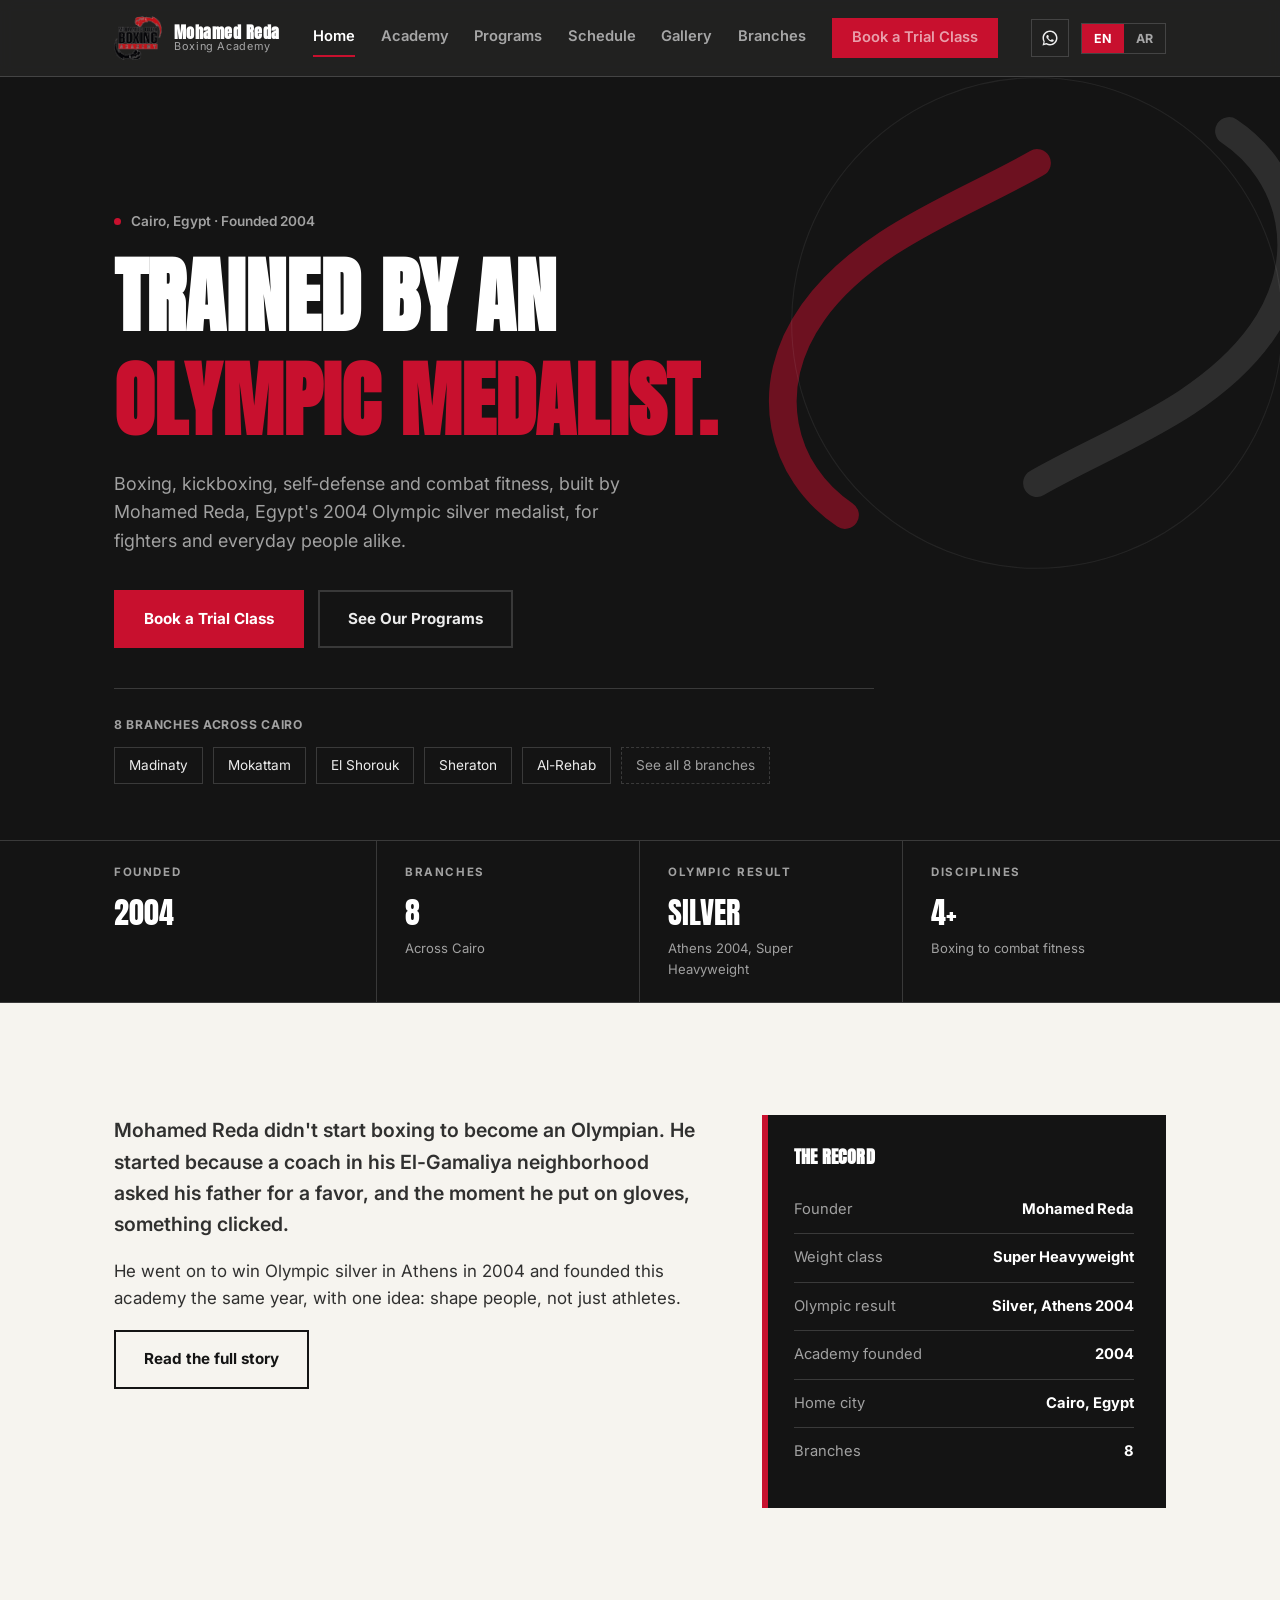
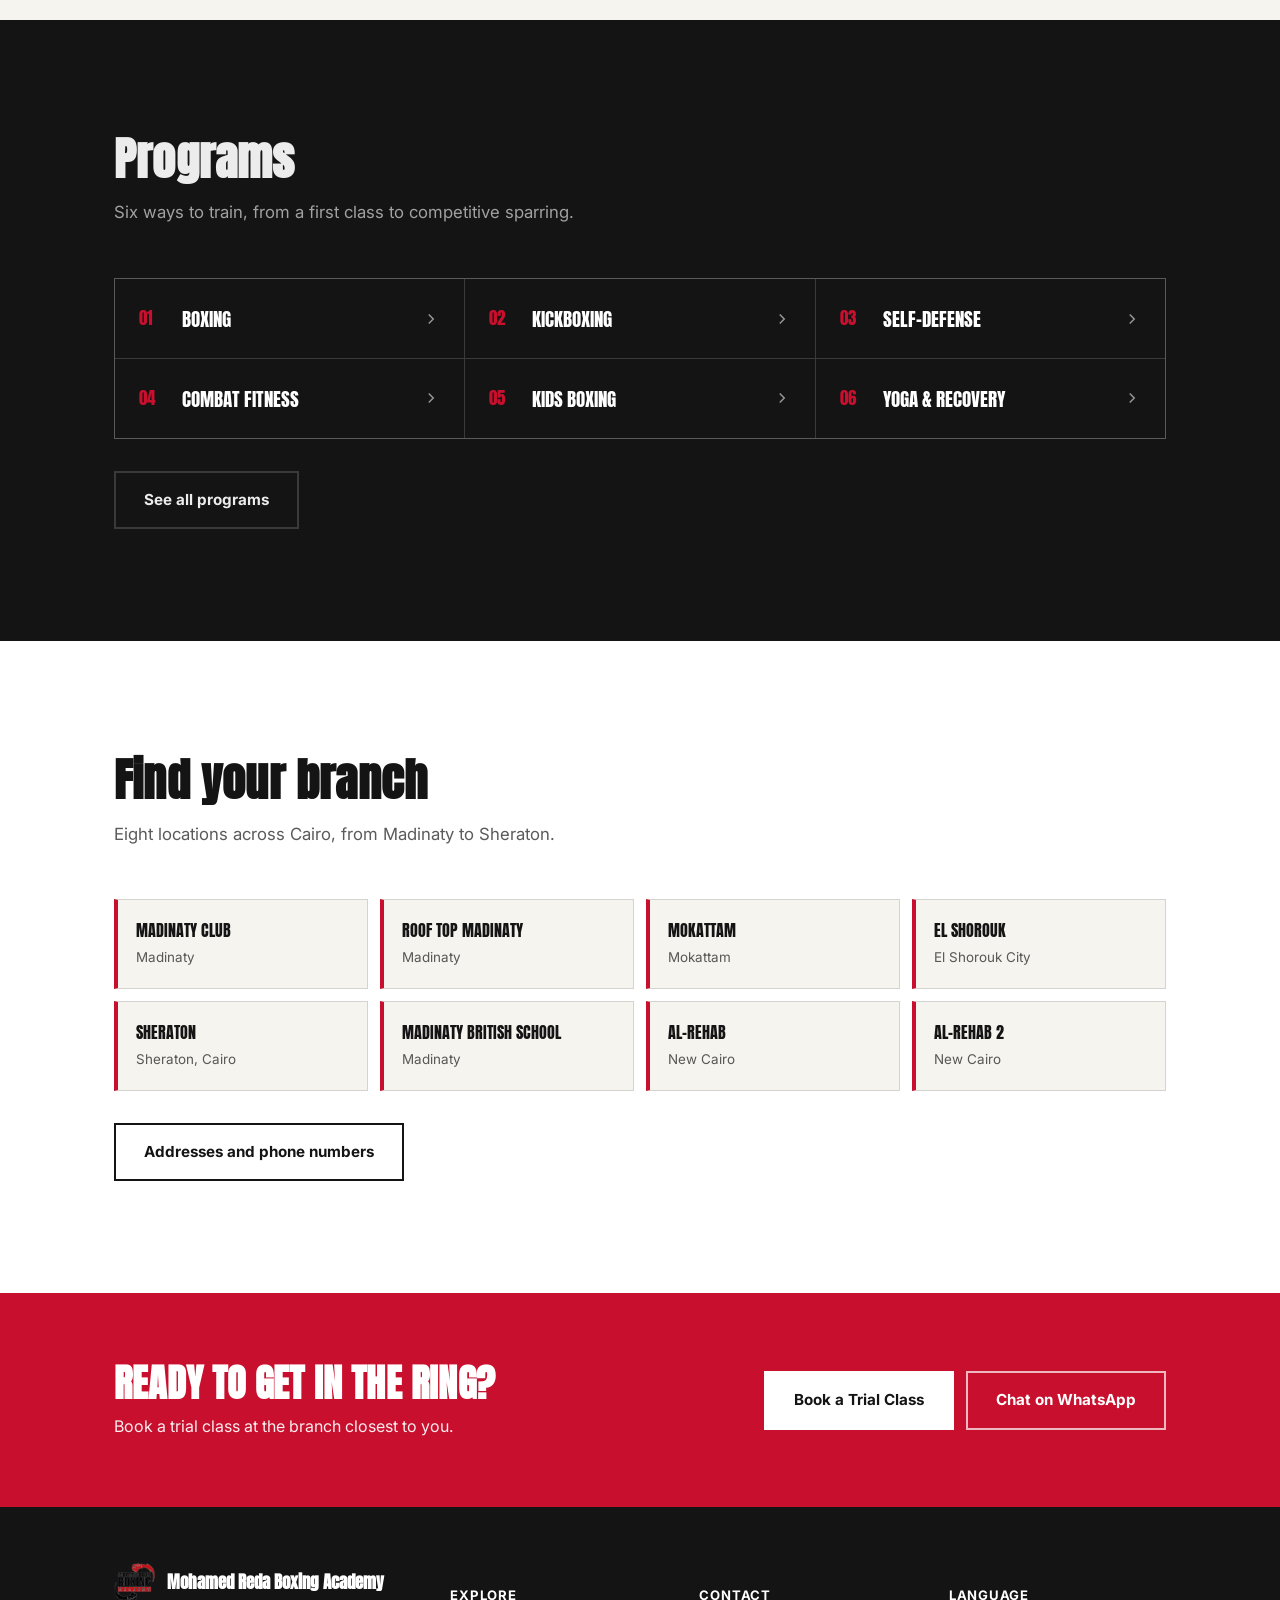
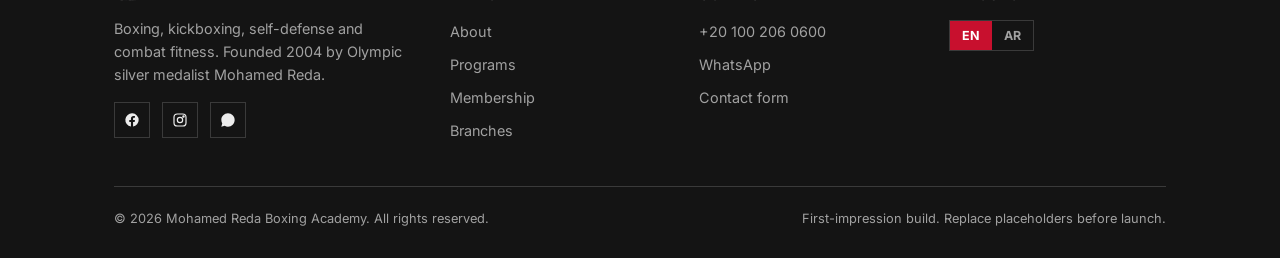
<file: index.html>
<!DOCTYPE html>
<html lang="en" data-lang="en" data-title-en="Mohamed Reda Boxing Academy | Boxing, Kickboxing &amp; Combat Fitness in Cairo" data-title-ar="أكاديمية محمد رضا للملاكمة | ملاكمة وكيك بوكسينج ولياقة قتالية في القاهرة">
<head>
<meta charset="UTF-8">
<meta name="viewport" content="width=device-width, initial-scale=1.0">
<title>Mohamed Reda Boxing Academy | Boxing, Kickboxing &amp; Combat Fitness in Cairo</title>
<meta name="description" content="Mohamed Reda Boxing Academy, founded in 2004 by Olympic silver medalist Mohamed Reda. Boxing, kickboxing, self-defense and combat fitness across 8 branches in Cairo.">
<meta name="theme-color" content="#141414">
<meta property="og:type" content="website">
<meta property="og:site_name" content="Mohamed Reda Boxing Academy">
<meta property="og:title" content="Mohamed Reda Boxing Academy | Boxing, Kickboxing &amp; Combat Fitness in Cairo">
<meta property="og:description" content="Mohamed Reda Boxing Academy, founded in 2004 by Olympic silver medalist Mohamed Reda. Boxing, kickboxing, self-defense and combat fitness across 8 branches in Cairo.">
<meta property="og:locale" content="en_US">
<meta property="og:locale:alternate" content="ar_EG">
<meta name="twitter:card" content="summary_large_image">
<!-- PLACEHOLDER: add og:image and og:url once the final address and a hero photo exist -->
<link rel="icon" type="image/png" href="assets/favicon-32.png">
<link rel="apple-touch-icon" href="assets/apple-touch-icon.png">
<script>(function(){try{var l=localStorage.getItem('mra-lang');if(l==='ar'||l==='en'){var h=document.documentElement;h.setAttribute('data-lang',l);h.setAttribute('lang',l);}}catch(e){}})();</script>
<link rel="preconnect" href="https://fonts.googleapis.com">
<link rel="preconnect" href="https://fonts.gstatic.com" crossorigin>
<link rel="stylesheet" href="https://fonts.googleapis.com/css2?family=Anton&family=Inter:wght@400;500;600;700;800&family=Cairo:wght@400;500;600;700;800;900&display=swap" media="print" onload="this.media='all'">
<noscript><link rel="stylesheet" href="https://fonts.googleapis.com/css2?family=Anton&family=Inter:wght@400;500;600;700;800&family=Cairo:wght@400;500;600;700;800;900&display=swap"></noscript>
<link rel="stylesheet" href="assets/style.css">
<script type="application/ld+json">
{
  "@context": "https://schema.org",
  "@graph": [
    { "@type": "SportsActivityLocation", "@id": "#academy", "name": "Mohamed Reda Boxing Academy",
      "foundingDate": "2004", "sameAs": ["https://www.facebook.com/BoxingAcademy.eg", "https://www.instagram.com/boxingacademy.eg"],
      "founder": { "@type": "Person", "name": "Mohamed Reda" } },
    { "@type": "LocalBusiness", "name": "Mohamed Reda Boxing Academy (Madinaty Club)", "telephone": "+20100100911",
      "address": { "@type": "PostalAddress", "streetAddress": "Inside Madinaty Club, behind the Squash building, Ground Floor, Gate 4-5", "addressLocality": "Madinaty", "addressRegion": "Cairo", "addressCountry": "EG" } },
    { "@type": "LocalBusiness", "name": "Mohamed Reda Boxing Academy (Roof Top Madinaty)", "telephone": "+201000822812",
      "address": { "@type": "PostalAddress", "streetAddress": "Madinaty Language School (MLS), Gate 6", "addressLocality": "Madinaty", "addressRegion": "Cairo", "addressCountry": "EG" } },
    { "@type": "LocalBusiness", "name": "Mohamed Reda Boxing Academy (Mokattam)", "telephone": "+201061010088",
      "address": { "@type": "PostalAddress", "streetAddress": "498 Building, Alrakhawy, from 9th Street, beside QNB Bank", "addressLocality": "Mokattam, Cairo", "addressCountry": "EG" } },
    { "@type": "LocalBusiness", "name": "Mohamed Reda Boxing Academy (El Shorouk)", "telephone": "+201000316550",
      "address": { "@type": "PostalAddress", "streetAddress": "May Fair Compound", "addressLocality": "El Shorouk City", "addressCountry": "EG" } },
    { "@type": "LocalBusiness", "name": "Mohamed Reda Boxing Academy (Sheraton)", "telephone": "+201000822830",
      "address": { "@type": "PostalAddress", "streetAddress": "The District Mall, Building 4, Al Nasr Road", "addressLocality": "Sheraton, Cairo", "addressCountry": "EG" } },
    { "@type": "LocalBusiness", "name": "Mohamed Reda Boxing Academy (Madinaty British School)", "telephone": "+201098788771",
      "address": { "@type": "PostalAddress", "streetAddress": "British School", "addressLocality": "Madinaty", "addressRegion": "Cairo", "addressCountry": "EG" } },
    { "@type": "LocalBusiness", "name": "Mohamed Reda Boxing Academy (Al-Rehab)", "telephone": "+201002060600",
      "address": { "@type": "PostalAddress", "streetAddress": "Al Rehab Club, Al Rehab City", "addressLocality": "New Cairo", "addressCountry": "EG" } },
    { "@type": "LocalBusiness", "name": "Mohamed Reda Boxing Academy (Al-Rehab 2)", "telephone": "+201000822803",
      "address": { "@type": "PostalAddress", "streetAddress": "GEMS International School Cairo, Zone 119, beside Osman Bn Afan Mosque", "addressLocality": "New Cairo", "addressCountry": "EG" } }
  ]
}
</script>
</head>
<body class="has-mobile-bar">
<a class="skip-link" href="#main">
  <span class="lang-en">Skip to content</span><span class="lang-ar">تخطَّ إلى المحتوى</span>
</a>

<!-- ==========================================================================
     HEADER
     ========================================================================== -->
<header class="site-header">
  <div class="wrap">
    <a href="index.html" class="brand">
      <img src="assets/logo.png" alt="Mohamed Reda Boxing Academy logo">
      <span class="brand-word"><b class="lang-en">Mohamed Reda</b><b class="lang-ar">أكاديمية محمد رضا</b><span class="lang-en">Boxing Academy</span><span class="lang-ar">للملاكمة</span></span>
    </a>
    <nav class="main-nav" id="main-nav">
      <a href="index.html" aria-current="page"><span class="lang-en">Home</span><span class="lang-ar">الرئيسية</span></a>
      <a href="about.html"><span class="lang-en">Academy</span><span class="lang-ar">الأكاديمية</span></a>
      <a href="programs.html"><span class="lang-en">Programs</span><span class="lang-ar">البرامج</span></a>
      <a href="schedule.html"><span class="lang-en">Schedule</span><span class="lang-ar">الجدول</span></a>
      <a href="gallery.html"><span class="lang-en">Gallery</span><span class="lang-ar">الصور</span></a>
      <a href="branches.html"><span class="lang-en">Branches</span><span class="lang-ar">الفروع</span></a>
      <a href="contact.html" class="btn btn--primary btn--sm"><span class="lang-en">Book a Trial Class</span><span class="lang-ar">احجز حصة تجريبية</span></a>
    </nav>
    <div class="header-actions">
      <a class="whatsapp-icon" href="https://wa.me/201002060600" aria-label="WhatsApp" target="_blank" rel="noopener">
        <svg viewBox="0 0 24 24" width="18" height="18" fill="currentColor" aria-hidden="true"><path d="M12 2C6.48 2 2 6.48 2 12c0 1.85.5 3.58 1.36 5.07L2 22l5.06-1.33A9.94 9.94 0 0 0 12 22c5.52 0 10-4.48 10-10S17.52 2 12 2zm0 18c-1.6 0-3.1-.44-4.38-1.2l-.31-.19-3.01.79.8-2.93-.2-.3A7.94 7.94 0 0 1 4 12c0-4.41 3.59-8 8-8s8 3.59 8 8-3.59 8-8 8zm4.4-5.6c-.24-.12-1.42-.7-1.64-.78-.22-.08-.38-.12-.54.12-.16.24-.62.78-.76.94-.14.16-.28.18-.52.06-.24-.12-1.01-.37-1.92-1.18-.71-.63-1.19-1.42-1.33-1.66-.14-.24-.01-.37.11-.49.11-.11.24-.28.36-.42.12-.14.16-.24.24-.4.08-.16.04-.3-.02-.42-.06-.12-.54-1.3-.74-1.78-.19-.46-.39-.4-.54-.4-.14 0-.3-.02-.46-.02s-.42.06-.64.3c-.22.24-.84.82-.84 2s.86 2.32.98 2.48c.12.16 1.7 2.6 4.12 3.64.58.25 1.03.4 1.38.51.58.18 1.11.16 1.53.1.47-.07 1.42-.58 1.62-1.14.2-.56.2-1.04.14-1.14-.06-.1-.22-.16-.46-.28z"/></svg>
      </a>
      <div class="lang-switch" role="group" aria-label="Language">
        <button type="button" data-set-lang="en" aria-pressed="true">EN</button>
        <button type="button" data-set-lang="ar" aria-pressed="false">AR</button>
      </div>
      <button class="nav-toggle" id="navToggle" aria-expanded="false" aria-controls="main-nav" aria-label="Menu">
        <svg width="18" height="18" viewBox="0 0 24 24" fill="none" stroke="currentColor" stroke-width="2" aria-hidden="true"><path d="M3 6h18M3 12h18M3 18h18"/></svg>
      </button>
    </div>
  </div>
</header>
<main id="main">
<section class="hero" id="top">
  <div class="hero-graphic" aria-hidden="true">
    <!-- Brand-derived motif: mirrored hook shapes echoing the academy's logo -->
    <svg viewBox="0 0 600 600" fill="none" xmlns="http://www.w3.org/2000/svg">
      <path d="M120 480C60 440 40 360 90 290C140 220 230 190 300 150" stroke="#c8102e" stroke-width="26" stroke-linecap="round" opacity="0.55"/>
      <path d="M480 120C540 160 560 240 510 310C460 380 370 410 300 450" stroke="#ffffff" stroke-width="26" stroke-linecap="round" opacity="0.12"/>
      <circle cx="300" cy="300" r="230" stroke="#ffffff" stroke-width="1" opacity="0.08"/>
    </svg>
  </div>
  <div class="wrap">
    <div class="hero-content">
      <p class="hero-kicker"><span class="dot"></span>
        <span class="lang-en">Cairo, Egypt &middot; Founded 2004</span>
        <span class="lang-ar">القاهرة، مصر &middot; تأسست عام ٢٠٠٤</span>
      </p>
      <h1>
        <span class="block lang-en">Trained by an<span class="line2">Olympic Medalist.</span></span>
        <span class="block lang-ar">تدرّب على يد<span class="line2">بطل أولمبي.</span></span>
      </h1>
      <p class="lede">
        <span class="lang-en">Boxing, kickboxing, self-defense and combat fitness, built by Mohamed Reda, Egypt's 2004 Olympic silver medalist, for fighters and everyday people alike.</span>
        <span class="lang-ar">الملاكمة والكيك بوكسينج والدفاع عن النفس واللياقة القتالية، على يد محمد رضا، حامل الميدالية الفضية الأولمبية لمصر عام ٢٠٠٤، للمقاتلين ولكل من يبحث عن لياقة حقيقية.</span>
      </p>
      <div class="hero-ctas">
        <a href="contact.html" class="btn btn--primary"><span class="lang-en">Book a Trial Class</span><span class="lang-ar">احجز حصة تجريبية</span></a>
        <a href="programs.html" class="btn btn--ghost-ink"><span class="lang-en">See Our Programs</span><span class="lang-ar">تعرف على برامجنا</span></a>
      </div>
      <div class="hero-branches">
        <span class="hero-branches__label">
          <span class="lang-en">8 branches across Cairo</span>
          <span class="lang-ar">٨ فروع في القاهرة</span>
        </span>
        <ul class="hero-branches__list">
          <li><span class="lang-en">Madinaty</span><span class="lang-ar">مدينتي</span></li>
          <li><span class="lang-en">Mokattam</span><span class="lang-ar">المقطم</span></li>
          <li><span class="lang-en">El Shorouk</span><span class="lang-ar">الشروق</span></li>
          <li><span class="lang-en">Sheraton</span><span class="lang-ar">الشيراتون</span></li>
          <li><span class="lang-en">Al-Rehab</span><span class="lang-ar">الرحاب</span></li>
          <li class="is-more"><a href="branches.html"><span class="lang-en">See all 8 branches</span><span class="lang-ar">عرض الفروع الثمانية</span></a></li>
        </ul>
      </div>
    </div>
  </div>
  <div class="tape">
    <div class="wrap">
      <div class="tape-item">
        <div class="eyebrow"><span class="lang-en">Founded</span><span class="lang-ar">التأسيس</span></div>
        <div class="val">2004</div>
      </div>
      <div class="tape-item">
        <div class="eyebrow"><span class="lang-en">Branches</span><span class="lang-ar">الفروع</span></div>
        <div class="val">8</div>
        <div class="sub"><span class="lang-en">Across Cairo</span><span class="lang-ar">في أنحاء القاهرة</span></div>
      </div>
      <div class="tape-item">
        <div class="eyebrow"><span class="lang-en">Olympic Result</span><span class="lang-ar">النتيجة الأولمبية</span></div>
        <div class="val"><span class="lang-en">Silver</span><span class="lang-ar">فضية</span></div>
        <div class="sub"><span class="lang-en">Athens 2004, Super Heavyweight</span><span class="lang-ar">أثينا ٢٠٠٤، فوق الثقيل</span></div>
      </div>
      <div class="tape-item">
        <div class="eyebrow"><span class="lang-en">Disciplines</span><span class="lang-ar">الأنشطة</span></div>
        <div class="val">4+</div>
        <div class="sub"><span class="lang-en">Boxing to combat fitness</span><span class="lang-ar">من الملاكمة إلى اللياقة القتالية</span></div>
      </div>
    </div>
  </div>
</section>
<section class="section" id="story">
  <div class="wrap">
    <div class="about-grid">
      <div class="about-copy">
        <p><span class="lang-en">Mohamed Reda didn't start boxing to become an Olympian. He started because a coach in his El-Gamaliya neighborhood asked his father for a favor, and the moment he put on gloves, something clicked.</span><span class="lang-ar">لم يبدأ محمد رضا الملاكمة طمعًا في الأولمبياد. بدأ لأن مدربًا في حيّه بالجمالية طلب من والده معروفًا، وفي اللحظة التي ارتدى فيها القفازين، شعر أنه وجد شيئًا كان يبحث عنه دون أن يدري.</span></p>
        <p><span class="lang-en">He went on to win Olympic silver in Athens in 2004 and founded this academy the same year, with one idea: shape people, not just athletes.</span><span class="lang-ar">ثم فاز بالميدالية الفضية في أولمبياد أثينا ٢٠٠٤ وأسّس هذه الأكاديمية في العام نفسه بفكرة واحدة: تكوين إنسان لا مجرد رياضي.</span></p>
        <a href="about.html" class="btn btn--outline"><span class="lang-en">Read the full story</span><span class="lang-ar">اقرأ القصة كاملة</span></a>
      </div>
      <div class="record-card">
        <h3><span class="lang-en">The Record</span><span class="lang-ar">السجل</span></h3>
        <div class="record-row"><span class="k lang-en">Founder</span><span class="k lang-ar">المؤسس</span><span class="v">Mohamed Reda</span></div>
        <div class="record-row"><span class="k lang-en">Weight class</span><span class="k lang-ar">الوزن</span><span class="v lang-en">Super Heavyweight</span><span class="v lang-ar">فوق الثقيل</span></div>
        <div class="record-row"><span class="k lang-en">Olympic result</span><span class="k lang-ar">النتيجة الأولمبية</span><span class="v lang-en">Silver, Athens 2004</span><span class="v lang-ar">فضية، أثينا ٢٠٠٤</span></div>
        <div class="record-row"><span class="k lang-en">Academy founded</span><span class="k lang-ar">تأسيس الأكاديمية</span><span class="v">2004</span></div>
        <div class="record-row"><span class="k lang-en">Home city</span><span class="k lang-ar">المدينة</span><span class="v lang-en">Cairo, Egypt</span><span class="v lang-ar">القاهرة، مصر</span></div>
        <div class="record-row"><span class="k lang-en">Branches</span><span class="k lang-ar">الفروع</span><span class="v">8</span></div>
      </div>
    </div>
  </div>
</section>
<section class="section section--ink" id="programs-preview">
  <div class="wrap">
    <div class="section-head">
      <h2><span class="lang-en">Programs</span><span class="lang-ar">البرامج التدريبية</span></h2>
      <p><span class="lang-en">Six ways to train, from a first class to competitive sparring.</span><span class="lang-ar">ستة برامج تدريبية، من أول حصة تجريبية وحتى المستوى التنافسي.</span></p>
    </div>
    <div class="prog-grid">
      <a class="prog-tile" href="programs.html"><span class="num">01</span><span class="nm"><span class="lang-en">Boxing</span><span class="lang-ar">الملاكمة</span></span><svg viewBox="0 0 24 24" fill="none" stroke="currentColor" stroke-width="2" aria-hidden="true"><path d="M9 6l6 6-6 6"/></svg></a>
      <a class="prog-tile" href="programs.html"><span class="num">02</span><span class="nm"><span class="lang-en">Kickboxing</span><span class="lang-ar">الكيك بوكسينج</span></span><svg viewBox="0 0 24 24" fill="none" stroke="currentColor" stroke-width="2" aria-hidden="true"><path d="M9 6l6 6-6 6"/></svg></a>
      <a class="prog-tile" href="programs.html"><span class="num">03</span><span class="nm"><span class="lang-en">Self-Defense</span><span class="lang-ar">الدفاع عن النفس</span></span><svg viewBox="0 0 24 24" fill="none" stroke="currentColor" stroke-width="2" aria-hidden="true"><path d="M9 6l6 6-6 6"/></svg></a>
      <a class="prog-tile" href="programs.html"><span class="num">04</span><span class="nm"><span class="lang-en">Combat Fitness</span><span class="lang-ar">اللياقة القتالية</span></span><svg viewBox="0 0 24 24" fill="none" stroke="currentColor" stroke-width="2" aria-hidden="true"><path d="M9 6l6 6-6 6"/></svg></a>
      <a class="prog-tile" href="programs.html"><span class="num">05</span><span class="nm"><span class="lang-en">Kids Boxing</span><span class="lang-ar">ملاكمة الأطفال</span></span><svg viewBox="0 0 24 24" fill="none" stroke="currentColor" stroke-width="2" aria-hidden="true"><path d="M9 6l6 6-6 6"/></svg></a>
      <a class="prog-tile" href="programs.html"><span class="num">06</span><span class="nm"><span class="lang-en">Yoga &amp; Recovery</span><span class="lang-ar">اليوجا والتعافي</span></span><svg viewBox="0 0 24 24" fill="none" stroke="currentColor" stroke-width="2" aria-hidden="true"><path d="M9 6l6 6-6 6"/></svg></a>
    </div>
    <div class="section-cta"><a href="programs.html" class="btn btn--ghost-ink"><span class="lang-en">See all programs</span><span class="lang-ar">عرض كل البرامج</span></a></div>
  </div>
</section>
<section class="section" style="background:var(--white);" id="find-branch">
  <div class="wrap">
    <div class="section-head">
      <h2><span class="lang-en">Find your branch</span><span class="lang-ar">ابحث عن فرعك</span></h2>
      <p><span class="lang-en">Eight locations across Cairo, from Madinaty to Sheraton.</span><span class="lang-ar">ثمانية فروع في أنحاء القاهرة، من مدينتي إلى الشيراتون.</span></p>
    </div>
    <div class="branch-tiles" id="branchTiles"></div>
    <div class="section-cta"><a href="branches.html" class="btn btn--outline"><span class="lang-en">Addresses and phone numbers</span><span class="lang-ar">العناوين وأرقام الهاتف</span></a></div>
  </div>
</section>
<section class="cta-band">
  <div class="wrap">
    <div>
      <h2><span class="lang-en">Ready to get in the ring?</span><span class="lang-ar">جاهز لدخول الحلبة؟</span></h2>
      <p><span class="lang-en">Book a trial class at the branch closest to you.</span><span class="lang-ar">احجز حصة تجريبية في أقرب فرع إليك.</span></p>
    </div>
    <div class="cta-actions">
      <a href="contact.html" class="btn btn--white"><span class="lang-en">Book a Trial Class</span><span class="lang-ar">احجز حصة تجريبية</span></a>
      <a href="https://wa.me/201002060600" target="_blank" rel="noopener" class="btn btn--ghost-white"><span class="lang-en">Chat on WhatsApp</span><span class="lang-ar">راسلنا على واتساب</span></a>
    </div>
  </div>
</section>
</main>

<footer class="site-footer">
  <div class="wrap">
    <div class="footer-grid">
      <div>
        <div class="footer-brand">
          <img src="assets/logo.png" alt="Mohamed Reda Boxing Academy logo">
          <b class="lang-en">Mohamed Reda Boxing Academy</b><b class="lang-ar">أكاديمية محمد رضا للملاكمة</b>
        </div>
        <p><span class="lang-en">Boxing, kickboxing, self-defense and combat fitness. Founded 2004 by Olympic silver medalist Mohamed Reda.</span>
        <span class="lang-ar">الملاكمة والكيك بوكسينج والدفاع عن النفس واللياقة القتالية. تأسست عام ٢٠٠٤ على يد حامل الميدالية الأولمبية الفضية محمد رضا.</span></p>
        <div class="social-row">
          <a href="https://www.facebook.com/BoxingAcademy.eg" target="_blank" rel="noopener" aria-label="Facebook"><svg width="16" height="16" viewBox="0 0 24 24" fill="currentColor"><path d="M22 12a10 10 0 1 0-11.6 9.9v-7H7.9V12h2.5V9.8c0-2.5 1.5-3.9 3.8-3.9 1.1 0 2.2.2 2.2.2v2.4h-1.2c-1.2 0-1.6.8-1.6 1.6V12h2.8l-.4 2.9h-2.4v7A10 10 0 0 0 22 12z"/></svg></a>
          <a href="https://www.instagram.com/boxingacademy.eg" target="_blank" rel="noopener" aria-label="Instagram"><svg width="16" height="16" viewBox="0 0 24 24" fill="none" stroke="currentColor" stroke-width="1.8"><rect x="3" y="3" width="18" height="18" rx="5"/><circle cx="12" cy="12" r="4"/><circle cx="17.2" cy="6.8" r="1"/></svg></a>
          <a href="https://wa.me/201002060600" target="_blank" rel="noopener" aria-label="WhatsApp"><svg width="16" height="16" viewBox="0 0 24 24" fill="currentColor"><path d="M12 2C6.48 2 2 6.48 2 12c0 1.85.5 3.58 1.36 5.07L2 22l5.06-1.33A9.94 9.94 0 0 0 12 22c5.52 0 10-4.48 10-10S17.52 2 12 2z"/></svg></a>
        </div>
      </div>
      <div class="footer-col">
        <h5><span class="lang-en">Explore</span><span class="lang-ar">تصفح</span></h5>
        <ul>
          <li><a href="about.html"><span class="lang-en">About</span><span class="lang-ar">من نحن</span></a></li>
          <li><a href="programs.html"><span class="lang-en">Programs</span><span class="lang-ar">البرامج</span></a></li>
          <li><a href="schedule.html"><span class="lang-en">Membership</span><span class="lang-ar">الاشتراكات</span></a></li>
          <li><a href="branches.html"><span class="lang-en">Branches</span><span class="lang-ar">الفروع</span></a></li>
        </ul>
      </div>
      <div class="footer-col">
        <h5><span class="lang-en">Contact</span><span class="lang-ar">تواصل</span></h5>
        <ul>
          <li><a href="tel:+201002060600">+20 100 206 0600</a></li>
          <li><a href="https://wa.me/201002060600" target="_blank" rel="noopener">WhatsApp</a></li>
          <li><a href="contact.html"><span class="lang-en">Contact form</span><span class="lang-ar">نموذج التواصل</span></a></li>
        </ul>
      </div>
      <div class="footer-col">
        <h5><span class="lang-en">Language</span><span class="lang-ar">اللغة</span></h5>
        <div class="lang-switch" style="border-color:var(--on-ink-20);">
          <button type="button" data-set-lang="en" aria-pressed="true">EN</button>
          <button type="button" data-set-lang="ar" aria-pressed="false">AR</button>
        </div>
      </div>
    </div>
    <div class="footer-bottom">
      <span><span class="lang-en">&copy; <span id="year"></span> Mohamed Reda Boxing Academy. All rights reserved.</span><span class="lang-ar">© <span id="year2"></span> أكاديمية محمد رضا للملاكمة. جميع الحقوق محفوظة.</span></span>
      <span><span class="lang-en">First-impression build. Replace placeholders before launch.</span><span class="lang-ar">نسخة أولية. يُرجى استبدال العناصر المؤقتة قبل الإطلاق.</span></span>
    </div>
  </div>
</footer>
<div class="mobile-bar">
  <a href="contact.html" class="btn btn--primary"><span class="lang-en">Book a Trial Class</span><span class="lang-ar">احجز حصة تجريبية</span></a>
  <a href="https://wa.me/201002060600" target="_blank" rel="noopener" class="btn btn--wa" aria-label="WhatsApp">
    <svg viewBox="0 0 24 24" width="22" height="22" fill="currentColor" aria-hidden="true"><path d="M12 2C6.48 2 2 6.48 2 12c0 1.85.5 3.58 1.36 5.07L2 22l5.06-1.33A9.94 9.94 0 0 0 12 22c5.52 0 10-4.48 10-10S17.52 2 12 2zm0 18c-1.6 0-3.1-.44-4.38-1.2l-.31-.19-3.01.79.8-2.93-.2-.3A7.94 7.94 0 0 1 4 12c0-4.41 3.59-8 8-8s8 3.59 8 8-3.59 8-8 8zm4.4-5.6c-.24-.12-1.42-.7-1.64-.78-.22-.08-.38-.12-.54.12-.16.24-.62.78-.76.94-.14.16-.28.18-.52.06-.24-.12-1.01-.37-1.92-1.18-.71-.63-1.19-1.42-1.33-1.66-.14-.24-.01-.37.11-.49.11-.11.24-.28.36-.42.12-.14.16-.24.24-.4.08-.16.04-.3-.02-.42-.06-.12-.54-1.3-.74-1.78-.19-.46-.39-.4-.54-.4-.14 0-.3-.02-.46-.02s-.42.06-.64.3c-.22.24-.84.82-.84 2s.86 2.32.98 2.48c.12.16 1.7 2.6 4.12 3.64.58.25 1.03.4 1.38.51.58.18 1.11.16 1.53.1.47-.07 1.42-.58 1.62-1.14.2-.56.2-1.04.14-1.14-.06-.1-.22-.16-.46-.28z"/></svg>
  </a>
</div>
<script src="assets/data.js" defer></script>
<script src="assets/main.js" defer></script>
</body>
</html>
</file>
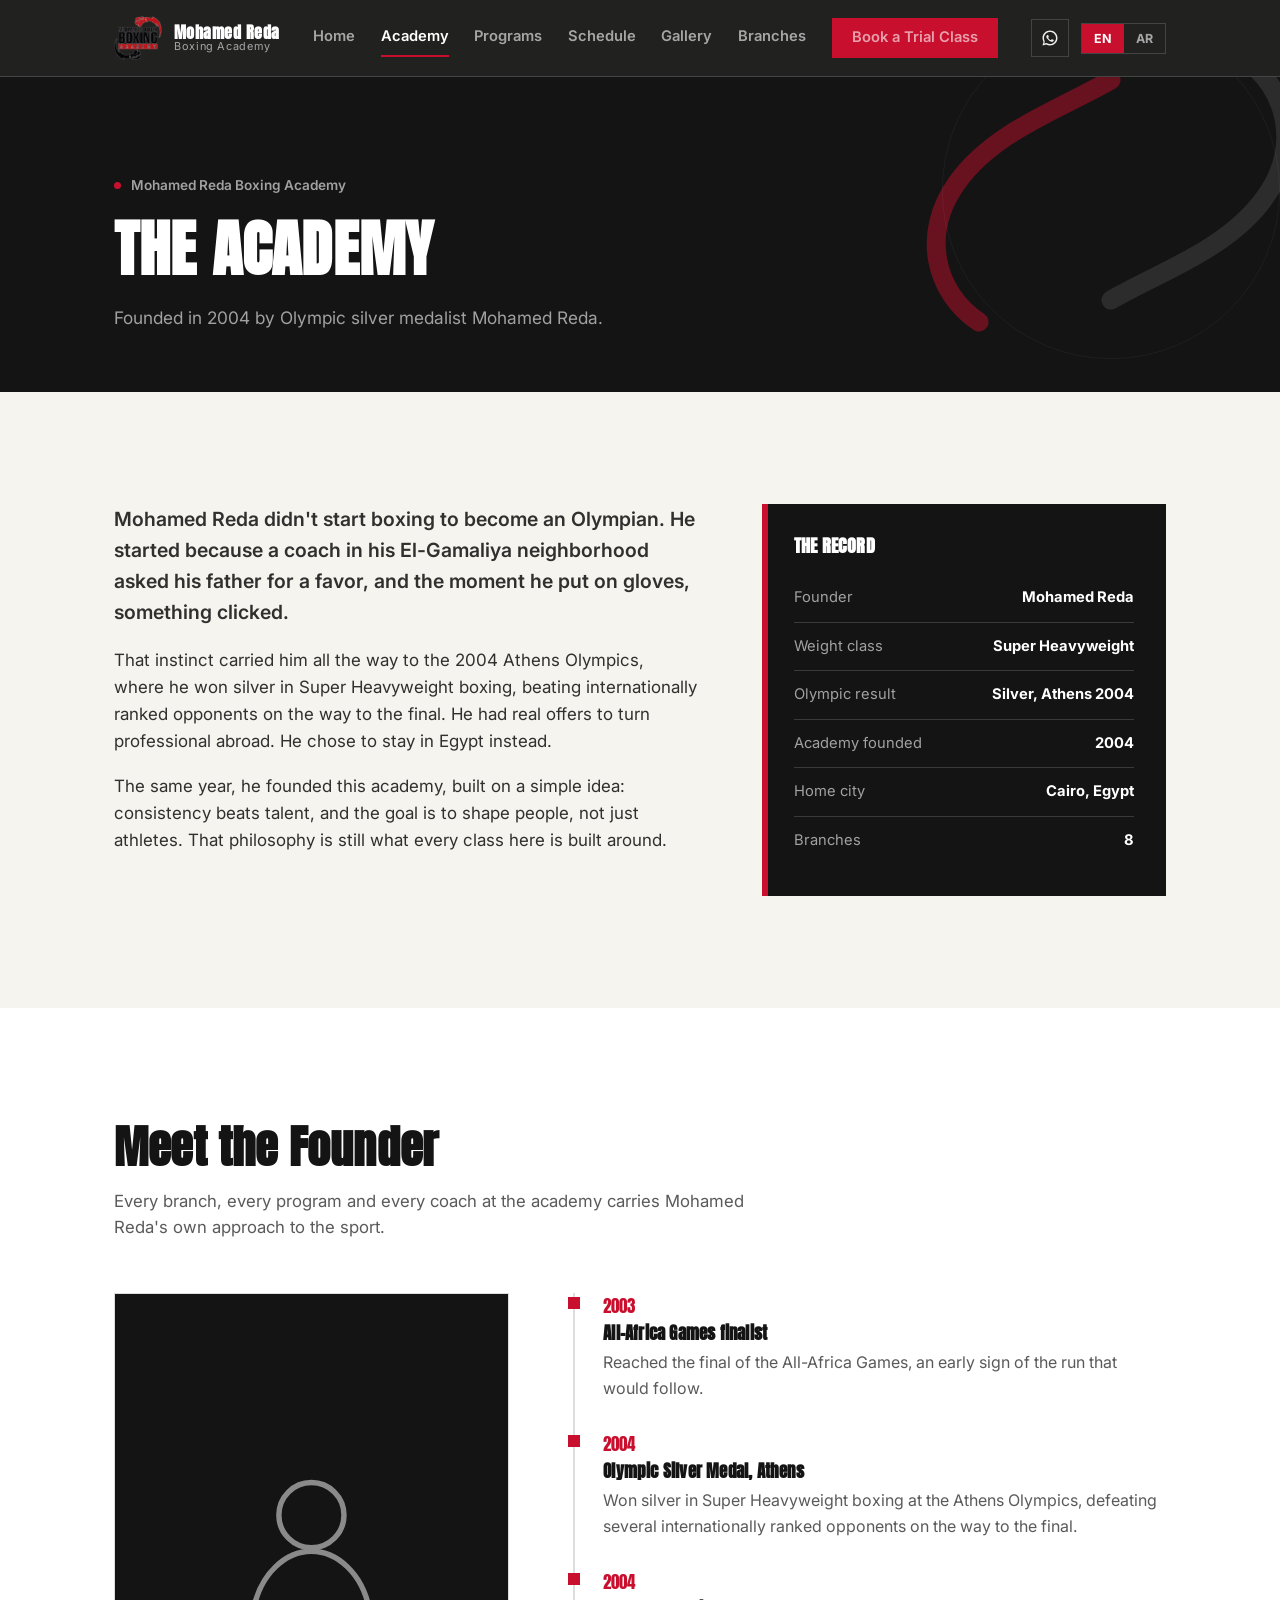
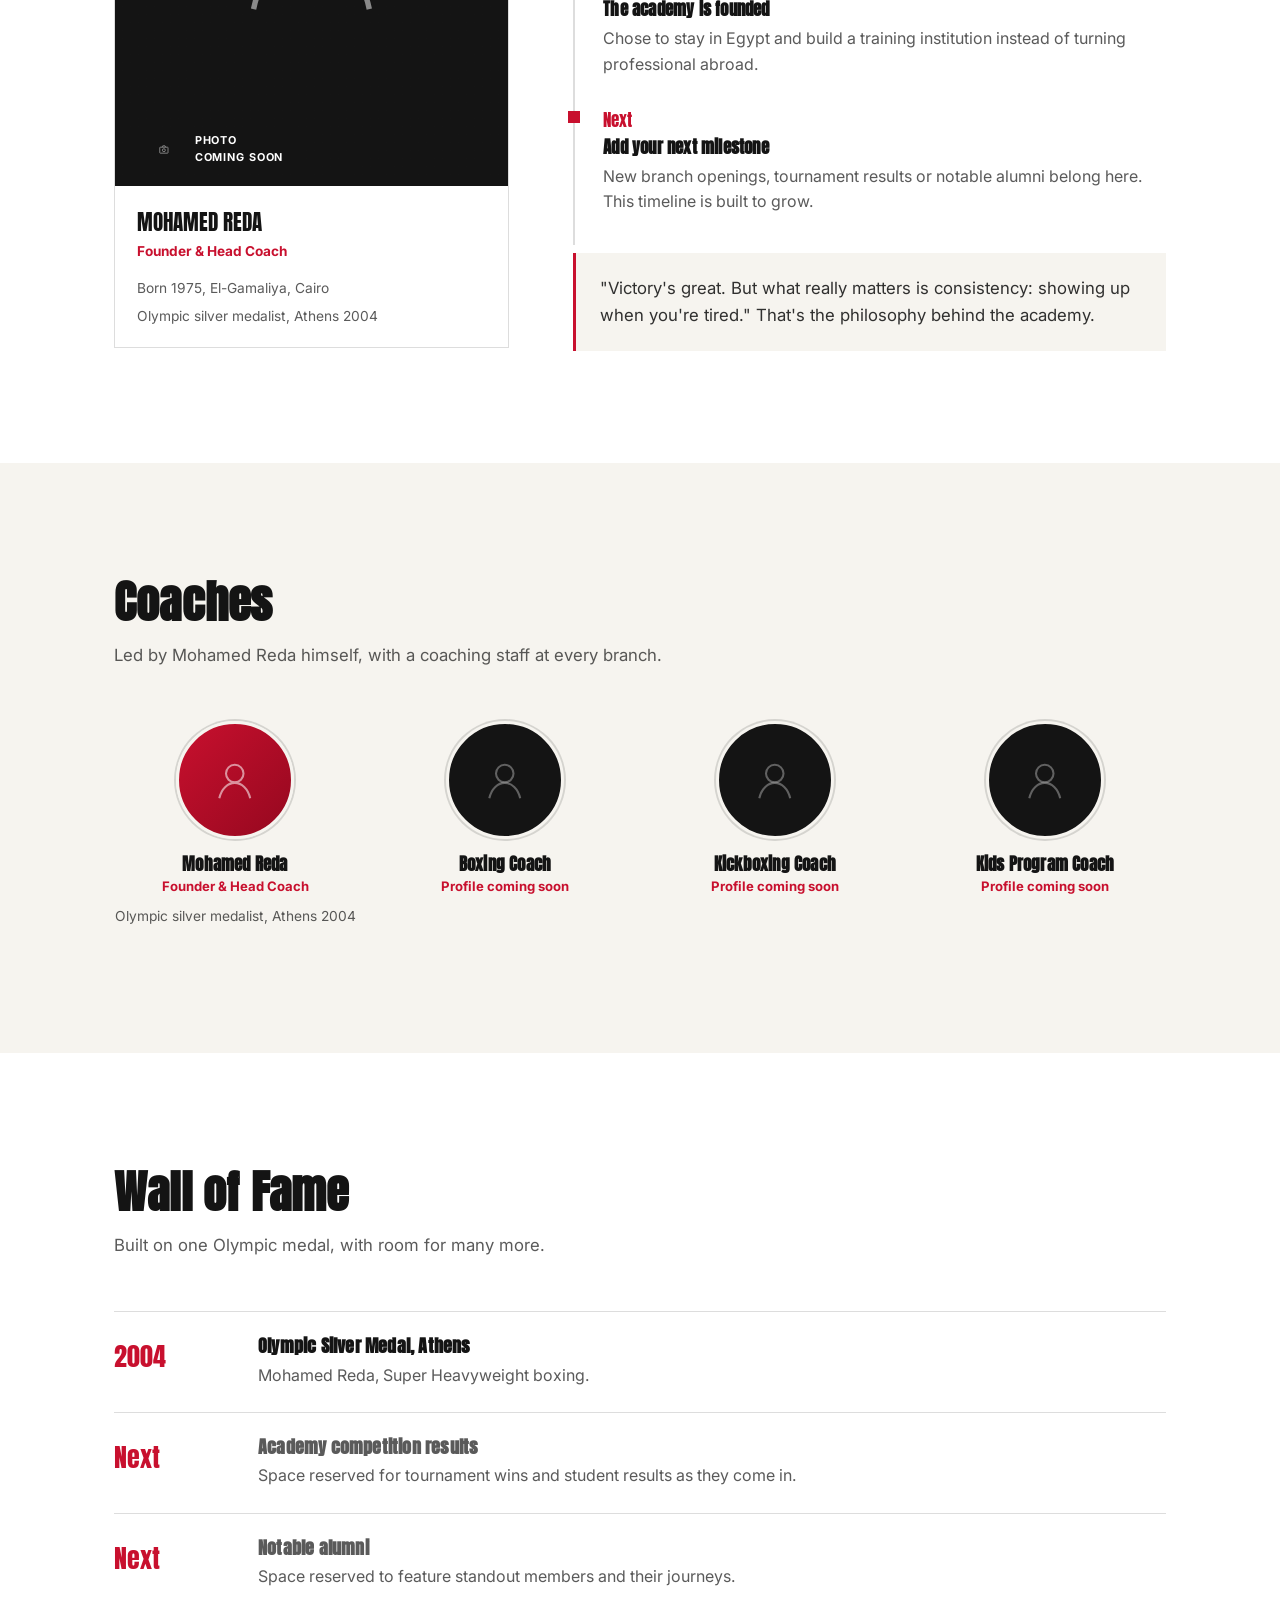
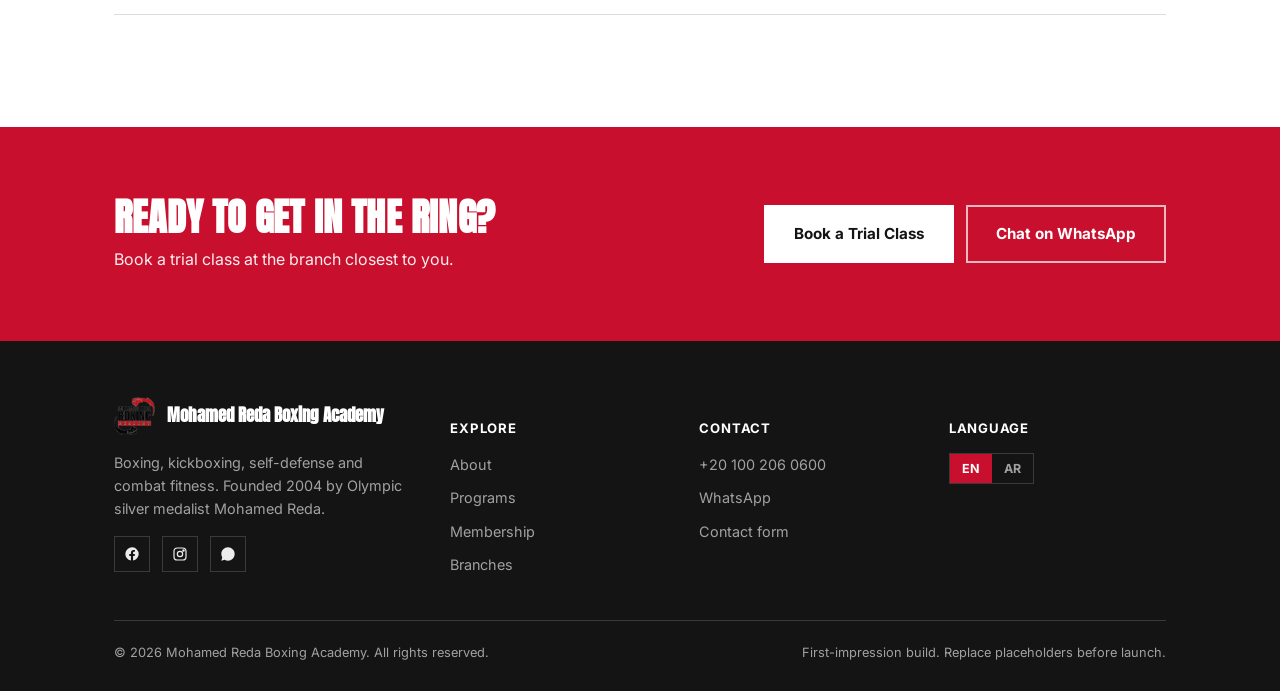
<file: about.html>
<!DOCTYPE html>
<html lang="en" data-lang="en" data-title-en="The Academy | Mohamed Reda Boxing Academy" data-title-ar="الأكاديمية | أكاديمية محمد رضا للملاكمة">
<head>
<meta charset="UTF-8">
<meta name="viewport" content="width=device-width, initial-scale=1.0">
<title>The Academy | Mohamed Reda Boxing Academy</title>
<meta name="description" content="The story of Mohamed Reda Boxing Academy: Olympic silver medalist Mohamed Reda, the 2004 founding, and the coaching philosophy behind eight Cairo branches.">
<meta name="theme-color" content="#141414">
<meta property="og:type" content="website">
<meta property="og:site_name" content="Mohamed Reda Boxing Academy">
<meta property="og:title" content="The Academy | Mohamed Reda Boxing Academy">
<meta property="og:description" content="The story of Mohamed Reda Boxing Academy: Olympic silver medalist Mohamed Reda, the 2004 founding, and the coaching philosophy behind eight Cairo branches.">
<meta property="og:locale" content="en_US">
<meta property="og:locale:alternate" content="ar_EG">
<meta name="twitter:card" content="summary_large_image">
<!-- PLACEHOLDER: add og:image and og:url once the final address and a hero photo exist -->
<link rel="icon" type="image/png" href="assets/favicon-32.png">
<link rel="apple-touch-icon" href="assets/apple-touch-icon.png">
<script>(function(){try{var l=localStorage.getItem('mra-lang');if(l==='ar'||l==='en'){var h=document.documentElement;h.setAttribute('data-lang',l);h.setAttribute('lang',l);}}catch(e){}})();</script>
<link rel="preconnect" href="https://fonts.googleapis.com">
<link rel="preconnect" href="https://fonts.gstatic.com" crossorigin>
<link rel="stylesheet" href="https://fonts.googleapis.com/css2?family=Anton&family=Inter:wght@400;500;600;700;800&family=Cairo:wght@400;500;600;700;800;900&display=swap" media="print" onload="this.media='all'">
<noscript><link rel="stylesheet" href="https://fonts.googleapis.com/css2?family=Anton&family=Inter:wght@400;500;600;700;800&family=Cairo:wght@400;500;600;700;800;900&display=swap"></noscript>
<link rel="stylesheet" href="assets/style.css">

</head>
<body class="has-mobile-bar">
<a class="skip-link" href="#main">
  <span class="lang-en">Skip to content</span><span class="lang-ar">تخطَّ إلى المحتوى</span>
</a>

<!-- ==========================================================================
     HEADER
     ========================================================================== -->
<header class="site-header">
  <div class="wrap">
    <a href="index.html" class="brand">
      <img src="assets/logo.png" alt="Mohamed Reda Boxing Academy logo">
      <span class="brand-word"><b class="lang-en">Mohamed Reda</b><b class="lang-ar">أكاديمية محمد رضا</b><span class="lang-en">Boxing Academy</span><span class="lang-ar">للملاكمة</span></span>
    </a>
    <nav class="main-nav" id="main-nav">
      <a href="index.html"><span class="lang-en">Home</span><span class="lang-ar">الرئيسية</span></a>
      <a href="about.html" aria-current="page"><span class="lang-en">Academy</span><span class="lang-ar">الأكاديمية</span></a>
      <a href="programs.html"><span class="lang-en">Programs</span><span class="lang-ar">البرامج</span></a>
      <a href="schedule.html"><span class="lang-en">Schedule</span><span class="lang-ar">الجدول</span></a>
      <a href="gallery.html"><span class="lang-en">Gallery</span><span class="lang-ar">الصور</span></a>
      <a href="branches.html"><span class="lang-en">Branches</span><span class="lang-ar">الفروع</span></a>
      <a href="contact.html" class="btn btn--primary btn--sm"><span class="lang-en">Book a Trial Class</span><span class="lang-ar">احجز حصة تجريبية</span></a>
    </nav>
    <div class="header-actions">
      <a class="whatsapp-icon" href="https://wa.me/201002060600" aria-label="WhatsApp" target="_blank" rel="noopener">
        <svg viewBox="0 0 24 24" width="18" height="18" fill="currentColor" aria-hidden="true"><path d="M12 2C6.48 2 2 6.48 2 12c0 1.85.5 3.58 1.36 5.07L2 22l5.06-1.33A9.94 9.94 0 0 0 12 22c5.52 0 10-4.48 10-10S17.52 2 12 2zm0 18c-1.6 0-3.1-.44-4.38-1.2l-.31-.19-3.01.79.8-2.93-.2-.3A7.94 7.94 0 0 1 4 12c0-4.41 3.59-8 8-8s8 3.59 8 8-3.59 8-8 8zm4.4-5.6c-.24-.12-1.42-.7-1.64-.78-.22-.08-.38-.12-.54.12-.16.24-.62.78-.76.94-.14.16-.28.18-.52.06-.24-.12-1.01-.37-1.92-1.18-.71-.63-1.19-1.42-1.33-1.66-.14-.24-.01-.37.11-.49.11-.11.24-.28.36-.42.12-.14.16-.24.24-.4.08-.16.04-.3-.02-.42-.06-.12-.54-1.3-.74-1.78-.19-.46-.39-.4-.54-.4-.14 0-.3-.02-.46-.02s-.42.06-.64.3c-.22.24-.84.82-.84 2s.86 2.32.98 2.48c.12.16 1.7 2.6 4.12 3.64.58.25 1.03.4 1.38.51.58.18 1.11.16 1.53.1.47-.07 1.42-.58 1.62-1.14.2-.56.2-1.04.14-1.14-.06-.1-.22-.16-.46-.28z"/></svg>
      </a>
      <div class="lang-switch" role="group" aria-label="Language">
        <button type="button" data-set-lang="en" aria-pressed="true">EN</button>
        <button type="button" data-set-lang="ar" aria-pressed="false">AR</button>
      </div>
      <button class="nav-toggle" id="navToggle" aria-expanded="false" aria-controls="main-nav" aria-label="Menu">
        <svg width="18" height="18" viewBox="0 0 24 24" fill="none" stroke="currentColor" stroke-width="2" aria-hidden="true"><path d="M3 6h18M3 12h18M3 18h18"/></svg>
      </button>
    </div>
  </div>
</header>
<main id="main">
<section class="page-banner">
  <div class="banner-graphic" aria-hidden="true"><svg viewBox="0 0 600 600" fill="none" xmlns="http://www.w3.org/2000/svg"><path d="M120 480C60 440 40 360 90 290C140 220 230 190 300 150" stroke="#c8102e" stroke-width="26" stroke-linecap="round" opacity="0.55"/><path d="M480 120C540 160 560 240 510 310C460 380 370 410 300 450" stroke="#ffffff" stroke-width="26" stroke-linecap="round" opacity="0.12"/><circle cx="300" cy="300" r="230" stroke="#ffffff" stroke-width="1" opacity="0.08"/></svg></div>
  <div class="wrap">
    <p class="hero-kicker"><span class="dot"></span><span class="lang-en">Mohamed Reda Boxing Academy</span><span class="lang-ar">أكاديمية محمد رضا للملاكمة</span></p>
    <h1><span class="lang-en">The Academy</span><span class="lang-ar">الأكاديمية</span></h1>
    <p class="lede"><span class="lang-en">Founded in 2004 by Olympic silver medalist Mohamed Reda.</span><span class="lang-ar">تأسست عام ٢٠٠٤ على يد حامل الميدالية الأولمبية الفضية محمد رضا.</span></p>
  </div>
</section>
<section class="section" id="about">
  <div class="wrap">
    <div class="about-grid">
      <div class="about-copy">
        <p><span class="lang-en">Mohamed Reda didn't start boxing to become an Olympian. He started because a coach in his El-Gamaliya neighborhood asked his father for a favor, and the moment he put on gloves, something clicked.</span>
        <span class="lang-ar">لم يبدأ محمد رضا الملاكمة طمعًا في الأولمبياد. بدأ لأن مدربًا في حيّه بالجمالية طلب من والده معروفًا، وفي اللحظة التي ارتدى فيها القفازين، شعر أنه وجد شيئًا كان يبحث عنه دون أن يدري.</span></p>

        <p><span class="lang-en">That instinct carried him all the way to the 2004 Athens Olympics, where he won silver in Super Heavyweight boxing, beating internationally ranked opponents on the way to the final. He had real offers to turn professional abroad. He chose to stay in Egypt instead.</span>
        <span class="lang-ar">قاده هذا الإحساس إلى أولمبياد أثينا ٢٠٠٤، حيث فاز بالميدالية الفضية في وزن فوق الثقيل، بعد أن تغلّب على منافسين مصنّفين دوليًا في طريقه إلى النهائي. وعلى الرغم من عروض حقيقية للاحتراف خارج مصر، اختار البقاء والبناء في بلده.</span></p>

        <p><span class="lang-en">The same year, he founded this academy, built on a simple idea: consistency beats talent, and the goal is to shape people, not just athletes. That philosophy is still what every class here is built around.</span>
        <span class="lang-ar">وفي نفس العام، أسّس هذه الأكاديمية على فكرة بسيطة: الاستمرارية أهم من الموهبة، والهدف هو تكوين إنسان لا مجرد رياضي. وهذه الفلسفة ما زالت أساس كل حصة تدريبية هنا حتى اليوم.</span></p>
      </div>

      <div class="record-card">
        <h3><span class="lang-en">The Record</span><span class="lang-ar">السجل</span></h3>
        <div class="record-row"><span class="k lang-en">Founder</span><span class="k lang-ar">المؤسس</span><span class="v">Mohamed Reda</span></div>
        <div class="record-row"><span class="k lang-en">Weight class</span><span class="k lang-ar">الوزن</span><span class="v lang-en">Super Heavyweight</span><span class="v lang-ar">فوق الثقيل</span></div>
        <div class="record-row"><span class="k lang-en">Olympic result</span><span class="k lang-ar">النتيجة الأولمبية</span><span class="v lang-en">Silver, Athens 2004</span><span class="v lang-ar">فضية، أثينا ٢٠٠٤</span></div>
        <div class="record-row"><span class="k lang-en">Academy founded</span><span class="k lang-ar">تأسيس الأكاديمية</span><span class="v">2004</span></div>
        <div class="record-row"><span class="k lang-en">Home city</span><span class="k lang-ar">المدينة</span><span class="v lang-en">Cairo, Egypt</span><span class="v lang-ar">القاهرة، مصر</span></div>
        <div class="record-row"><span class="k lang-en">Branches</span><span class="k lang-ar">الفروع</span><span class="v">8</span></div>
      </div>
    </div>
  </div>
</section>
<section class="section" style="background:var(--white);" id="founder">
  <div class="wrap">
    <div class="section-head">
      <h2><span class="lang-en">Meet the Founder</span><span class="lang-ar">تعرف على المؤسس</span></h2>
      <p><span class="lang-en">Every branch, every program and every coach at the academy carries Mohamed Reda's own approach to the sport.</span>
      <span class="lang-ar">كل فرع وكل برنامج وكل مدرب في الأكاديمية يحمل نفس فلسفة محمد رضا في التعامل مع الرياضة.</span></p>
    </div>
    <div class="founder-grid">
      <div class="id-card">
        <div class="id-photo">
          <svg viewBox="0 0 100 100" fill="none" xmlns="http://www.w3.org/2000/svg" aria-hidden="true"><circle cx="50" cy="36" r="18" stroke="white" stroke-width="3"/><path d="M18 88c4-20 18-32 32-32s28 12 32 32" stroke="white" stroke-width="3"/></svg>
          <span class="tag-coming-soon"><svg viewBox="0 0 24 24" fill="none" stroke="currentColor" stroke-width="2"><rect x="3" y="7" width="18" height="13" rx="1"/><circle cx="12" cy="13.5" r="3.2"/><path d="M8 7l1.5-3h5L16 7"/></svg><span class="lang-en">Photo coming soon</span><span class="lang-ar">الصورة قريبًا</span></span>
        </div>
        <div class="id-info">
          <div class="name">Mohamed Reda</div>
          <div class="role"><span class="lang-en">Founder &amp; Head Coach</span><span class="lang-ar">المؤسس والمدرب الرئيسي</span></div>
          <div class="meta">
            <span><span class="lang-en">Born 1975, El-Gamaliya, Cairo</span><span class="lang-ar">من مواليد ١٩٧٥، الجمالية، القاهرة</span></span>
            <span><span class="lang-en">Olympic silver medalist, Athens 2004</span><span class="lang-ar">حامل ميدالية أولمبية فضية، أثينا ٢٠٠٤</span></span>
          </div>
        </div>
      </div>

      <div>
        <ul class="timeline">
          <li>
            <div class="yr">2003</div>
            <h4><span class="lang-en">All-Africa Games finalist</span><span class="lang-ar">وصل إلى نهائي دورة الألعاب الأفريقية</span></h4>
            <p><span class="lang-en">Reached the final of the All-Africa Games, an early sign of the run that would follow.</span>
            <span class="lang-ar">وصل إلى نهائي دورة الألعاب الأفريقية، في مؤشر مبكر على ما كان قادمًا.</span></p>
          </li>
          <li>
            <div class="yr">2004</div>
            <h4><span class="lang-en">Olympic Silver Medal, Athens</span><span class="lang-ar">ميدالية أولمبية فضية، أثينا</span></h4>
            <p><span class="lang-en">Won silver in Super Heavyweight boxing at the Athens Olympics, defeating several internationally ranked opponents on the way to the final.</span>
            <span class="lang-ar">فاز بالميدالية الفضية في وزن فوق الثقيل بأولمبياد أثينا، بعد أن تغلّب على عدة منافسين مصنّفين دوليًا في طريقه للنهائي.</span></p>
          </li>
          <li>
            <div class="yr">2004</div>
            <h4><span class="lang-en">The academy is founded</span><span class="lang-ar">تأسيس الأكاديمية</span></h4>
            <p><span class="lang-en">Chose to stay in Egypt and build a training institution instead of turning professional abroad.</span>
            <span class="lang-ar">اختار البقاء في مصر وبناء صرح تدريبي بدلًا من الاحتراف خارج البلاد.</span></p>
          </li>
          <li class="is-placeholder">
            <div class="yr yr--tbd"><span class="lang-en">Next</span><span class="lang-ar">القادم</span></div>
            <h4><span class="lang-en">Add your next milestone</span><span class="lang-ar">أضف الإنجاز التالي</span></h4>
            <p><span class="lang-en">New branch openings, tournament results or notable alumni belong here. This timeline is built to grow.</span>
            <span class="lang-ar">افتتاح فروع جديدة، نتائج البطولات أو الخريجين المميزين يمكن إضافتهم هنا. هذا الجدول الزمني مُصمم ليكبر معكم.</span></p>
          </li>
        </ul>
        <div class="founder-quote">
          <span class="lang-en">"Victory's great. But what really matters is consistency: showing up when you're tired." That's the philosophy behind the academy.</span>
          <span class="lang-ar">"الفوز شيء رائع، لكن الأهم هو الاستمرارية: أن تحضر حتى وأنت متعب." هذه هي الفلسفة التي بُنيت عليها الأكاديمية.</span>
        </div>
      </div>
    </div>
  </div>
</section>
<section class="section" id="coaches">
  <div class="wrap">
    <div class="section-head">
      <h2><span class="lang-en">Coaches</span><span class="lang-ar">فريق المدربين</span></h2>
      <p><span class="lang-en">Led by Mohamed Reda himself, with a coaching staff at every branch.</span>
      <span class="lang-ar">بقيادة محمد رضا نفسه، ومعه فريق تدريب في كل فرع.</span></p>
    </div>
    <div class="coach-grid">
      <div class="coach">
        <div class="coach-badge is-real">
          <svg viewBox="0 0 100 100" fill="none" xmlns="http://www.w3.org/2000/svg" aria-hidden="true"><circle cx="50" cy="38" r="17" stroke="white" stroke-width="4"/><path d="M20 86c4-19 17-30 30-30s26 11 30 30" stroke="white" stroke-width="4"/></svg>
        </div>
        <h4>Mohamed Reda</h4>
        <div class="role"><span class="lang-en">Founder &amp; Head Coach</span><span class="lang-ar">المؤسس والمدرب الرئيسي</span></div>
        <p class="bio"><span class="lang-en">Olympic silver medalist, Athens 2004</span><span class="lang-ar">حامل ميدالية أولمبية فضية، أثينا ٢٠٠٤</span></p>
      </div>
      <div class="coach">
        <div class="coach-badge">
          <svg viewBox="0 0 100 100" fill="none" xmlns="http://www.w3.org/2000/svg" aria-hidden="true"><circle cx="50" cy="38" r="17" stroke="white" stroke-width="4" opacity=".6"/><path d="M20 86c4-19 17-30 30-30s26 11 30 30" stroke="white" stroke-width="4" opacity=".6"/></svg>
        </div>
        <h4><span class="lang-en">Boxing Coach</span><span class="lang-ar">مدرب ملاكمة</span></h4>
        <div class="role"><span class="lang-en">Profile coming soon</span><span class="lang-ar">الملف الشخصي قريبًا</span></div>
      </div>
      <div class="coach">
        <div class="coach-badge">
          <svg viewBox="0 0 100 100" fill="none" xmlns="http://www.w3.org/2000/svg" aria-hidden="true"><circle cx="50" cy="38" r="17" stroke="white" stroke-width="4" opacity=".6"/><path d="M20 86c4-19 17-30 30-30s26 11 30 30" stroke="white" stroke-width="4" opacity=".6"/></svg>
        </div>
        <h4><span class="lang-en">Kickboxing Coach</span><span class="lang-ar">مدرب كيك بوكسينج</span></h4>
        <div class="role"><span class="lang-en">Profile coming soon</span><span class="lang-ar">الملف الشخصي قريبًا</span></div>
      </div>
      <div class="coach">
        <div class="coach-badge">
          <svg viewBox="0 0 100 100" fill="none" xmlns="http://www.w3.org/2000/svg" aria-hidden="true"><circle cx="50" cy="38" r="17" stroke="white" stroke-width="4" opacity=".6"/><path d="M20 86c4-19 17-30 30-30s26 11 30 30" stroke="white" stroke-width="4" opacity=".6"/></svg>
        </div>
        <h4><span class="lang-en">Kids Program Coach</span><span class="lang-ar">مدرب برنامج الأطفال</span></h4>
        <div class="role"><span class="lang-en">Profile coming soon</span><span class="lang-ar">الملف الشخصي قريبًا</span></div>
      </div>
    </div>
  </div>
</section>
<section class="section" style="background:var(--white);" id="achievements">
  <div class="wrap">
    <div class="section-head">
      <h2><span class="lang-en">Wall of Fame</span><span class="lang-ar">جدار الإنجازات</span></h2>
      <p><span class="lang-en">Built on one Olympic medal, with room for many more.</span>
      <span class="lang-ar">بدأ بميدالية أولمبية واحدة، ومتّسع للكثير غيرها.</span></p>
    </div>
    <div class="ach-list" style="border-color:var(--ink-14);">
      <div class="ach-row" style="border-color:var(--ink-14);">
        <div class="yr">2004</div>
        <div>
          <h4><span class="lang-en">Olympic Silver Medal, Athens</span><span class="lang-ar">ميدالية أولمبية فضية، أثينا</span></h4>
          <p><span class="lang-en">Mohamed Reda, Super Heavyweight boxing.</span><span class="lang-ar">محمد رضا، وزن فوق الثقيل في الملاكمة.</span></p>
        </div>
      </div>
      <div class="ach-row is-placeholder" style="border-color:var(--ink-14);">
        <div class="yr yr--tbd"><span class="lang-en">Next</span><span class="lang-ar">القادم</span></div>
        <div>
          <h4><span class="lang-en">Academy competition results</span><span class="lang-ar">نتائج بطولات الأكاديمية</span></h4>
          <p><span class="lang-en">Space reserved for tournament wins and student results as they come in.</span><span class="lang-ar">مساحة مخصصة لنتائج البطولات وإنجازات المتدربين عند توفرها.</span></p>
        </div>
      </div>
      <div class="ach-row is-placeholder" style="border-color:var(--ink-14);">
        <div class="yr yr--tbd"><span class="lang-en">Next</span><span class="lang-ar">القادم</span></div>
        <div>
          <h4><span class="lang-en">Notable alumni</span><span class="lang-ar">خريجون بارزون</span></h4>
          <p><span class="lang-en">Space reserved to feature standout members and their journeys.</span><span class="lang-ar">مساحة مخصصة لإبراز أبرز المتدربين ومسيرتهم.</span></p>
        </div>
      </div>
    </div>
  </div>
</section>
<section class="cta-band">
  <div class="wrap">
    <div>
      <h2><span class="lang-en">Ready to get in the ring?</span><span class="lang-ar">جاهز لدخول الحلبة؟</span></h2>
      <p><span class="lang-en">Book a trial class at the branch closest to you.</span><span class="lang-ar">احجز حصة تجريبية في أقرب فرع إليك.</span></p>
    </div>
    <div class="cta-actions">
      <a href="contact.html" class="btn btn--white"><span class="lang-en">Book a Trial Class</span><span class="lang-ar">احجز حصة تجريبية</span></a>
      <a href="https://wa.me/201002060600" target="_blank" rel="noopener" class="btn btn--ghost-white"><span class="lang-en">Chat on WhatsApp</span><span class="lang-ar">راسلنا على واتساب</span></a>
    </div>
  </div>
</section>
</main>

<footer class="site-footer">
  <div class="wrap">
    <div class="footer-grid">
      <div>
        <div class="footer-brand">
          <img src="assets/logo.png" alt="Mohamed Reda Boxing Academy logo">
          <b class="lang-en">Mohamed Reda Boxing Academy</b><b class="lang-ar">أكاديمية محمد رضا للملاكمة</b>
        </div>
        <p><span class="lang-en">Boxing, kickboxing, self-defense and combat fitness. Founded 2004 by Olympic silver medalist Mohamed Reda.</span>
        <span class="lang-ar">الملاكمة والكيك بوكسينج والدفاع عن النفس واللياقة القتالية. تأسست عام ٢٠٠٤ على يد حامل الميدالية الأولمبية الفضية محمد رضا.</span></p>
        <div class="social-row">
          <a href="https://www.facebook.com/BoxingAcademy.eg" target="_blank" rel="noopener" aria-label="Facebook"><svg width="16" height="16" viewBox="0 0 24 24" fill="currentColor"><path d="M22 12a10 10 0 1 0-11.6 9.9v-7H7.9V12h2.5V9.8c0-2.5 1.5-3.9 3.8-3.9 1.1 0 2.2.2 2.2.2v2.4h-1.2c-1.2 0-1.6.8-1.6 1.6V12h2.8l-.4 2.9h-2.4v7A10 10 0 0 0 22 12z"/></svg></a>
          <a href="https://www.instagram.com/boxingacademy.eg" target="_blank" rel="noopener" aria-label="Instagram"><svg width="16" height="16" viewBox="0 0 24 24" fill="none" stroke="currentColor" stroke-width="1.8"><rect x="3" y="3" width="18" height="18" rx="5"/><circle cx="12" cy="12" r="4"/><circle cx="17.2" cy="6.8" r="1"/></svg></a>
          <a href="https://wa.me/201002060600" target="_blank" rel="noopener" aria-label="WhatsApp"><svg width="16" height="16" viewBox="0 0 24 24" fill="currentColor"><path d="M12 2C6.48 2 2 6.48 2 12c0 1.85.5 3.58 1.36 5.07L2 22l5.06-1.33A9.94 9.94 0 0 0 12 22c5.52 0 10-4.48 10-10S17.52 2 12 2z"/></svg></a>
        </div>
      </div>
      <div class="footer-col">
        <h5><span class="lang-en">Explore</span><span class="lang-ar">تصفح</span></h5>
        <ul>
          <li><a href="about.html"><span class="lang-en">About</span><span class="lang-ar">من نحن</span></a></li>
          <li><a href="programs.html"><span class="lang-en">Programs</span><span class="lang-ar">البرامج</span></a></li>
          <li><a href="schedule.html"><span class="lang-en">Membership</span><span class="lang-ar">الاشتراكات</span></a></li>
          <li><a href="branches.html"><span class="lang-en">Branches</span><span class="lang-ar">الفروع</span></a></li>
        </ul>
      </div>
      <div class="footer-col">
        <h5><span class="lang-en">Contact</span><span class="lang-ar">تواصل</span></h5>
        <ul>
          <li><a href="tel:+201002060600">+20 100 206 0600</a></li>
          <li><a href="https://wa.me/201002060600" target="_blank" rel="noopener">WhatsApp</a></li>
          <li><a href="contact.html"><span class="lang-en">Contact form</span><span class="lang-ar">نموذج التواصل</span></a></li>
        </ul>
      </div>
      <div class="footer-col">
        <h5><span class="lang-en">Language</span><span class="lang-ar">اللغة</span></h5>
        <div class="lang-switch" style="border-color:var(--on-ink-20);">
          <button type="button" data-set-lang="en" aria-pressed="true">EN</button>
          <button type="button" data-set-lang="ar" aria-pressed="false">AR</button>
        </div>
      </div>
    </div>
    <div class="footer-bottom">
      <span><span class="lang-en">&copy; <span id="year"></span> Mohamed Reda Boxing Academy. All rights reserved.</span><span class="lang-ar">© <span id="year2"></span> أكاديمية محمد رضا للملاكمة. جميع الحقوق محفوظة.</span></span>
      <span><span class="lang-en">First-impression build. Replace placeholders before launch.</span><span class="lang-ar">نسخة أولية. يُرجى استبدال العناصر المؤقتة قبل الإطلاق.</span></span>
    </div>
  </div>
</footer>
<div class="mobile-bar">
  <a href="contact.html" class="btn btn--primary"><span class="lang-en">Book a Trial Class</span><span class="lang-ar">احجز حصة تجريبية</span></a>
  <a href="https://wa.me/201002060600" target="_blank" rel="noopener" class="btn btn--wa" aria-label="WhatsApp">
    <svg viewBox="0 0 24 24" width="22" height="22" fill="currentColor" aria-hidden="true"><path d="M12 2C6.48 2 2 6.48 2 12c0 1.85.5 3.58 1.36 5.07L2 22l5.06-1.33A9.94 9.94 0 0 0 12 22c5.52 0 10-4.48 10-10S17.52 2 12 2zm0 18c-1.6 0-3.1-.44-4.38-1.2l-.31-.19-3.01.79.8-2.93-.2-.3A7.94 7.94 0 0 1 4 12c0-4.41 3.59-8 8-8s8 3.59 8 8-3.59 8-8 8zm4.4-5.6c-.24-.12-1.42-.7-1.64-.78-.22-.08-.38-.12-.54.12-.16.24-.62.78-.76.94-.14.16-.28.18-.52.06-.24-.12-1.01-.37-1.92-1.18-.71-.63-1.19-1.42-1.33-1.66-.14-.24-.01-.37.11-.49.11-.11.24-.28.36-.42.12-.14.16-.24.24-.4.08-.16.04-.3-.02-.42-.06-.12-.54-1.3-.74-1.78-.19-.46-.39-.4-.54-.4-.14 0-.3-.02-.46-.02s-.42.06-.64.3c-.22.24-.84.82-.84 2s.86 2.32.98 2.48c.12.16 1.7 2.6 4.12 3.64.58.25 1.03.4 1.38.51.58.18 1.11.16 1.53.1.47-.07 1.42-.58 1.62-1.14.2-.56.2-1.04.14-1.14-.06-.1-.22-.16-.46-.28z"/></svg>
  </a>
</div>
<script src="assets/data.js" defer></script>
<script src="assets/main.js" defer></script>
</body>
</html>
</file>
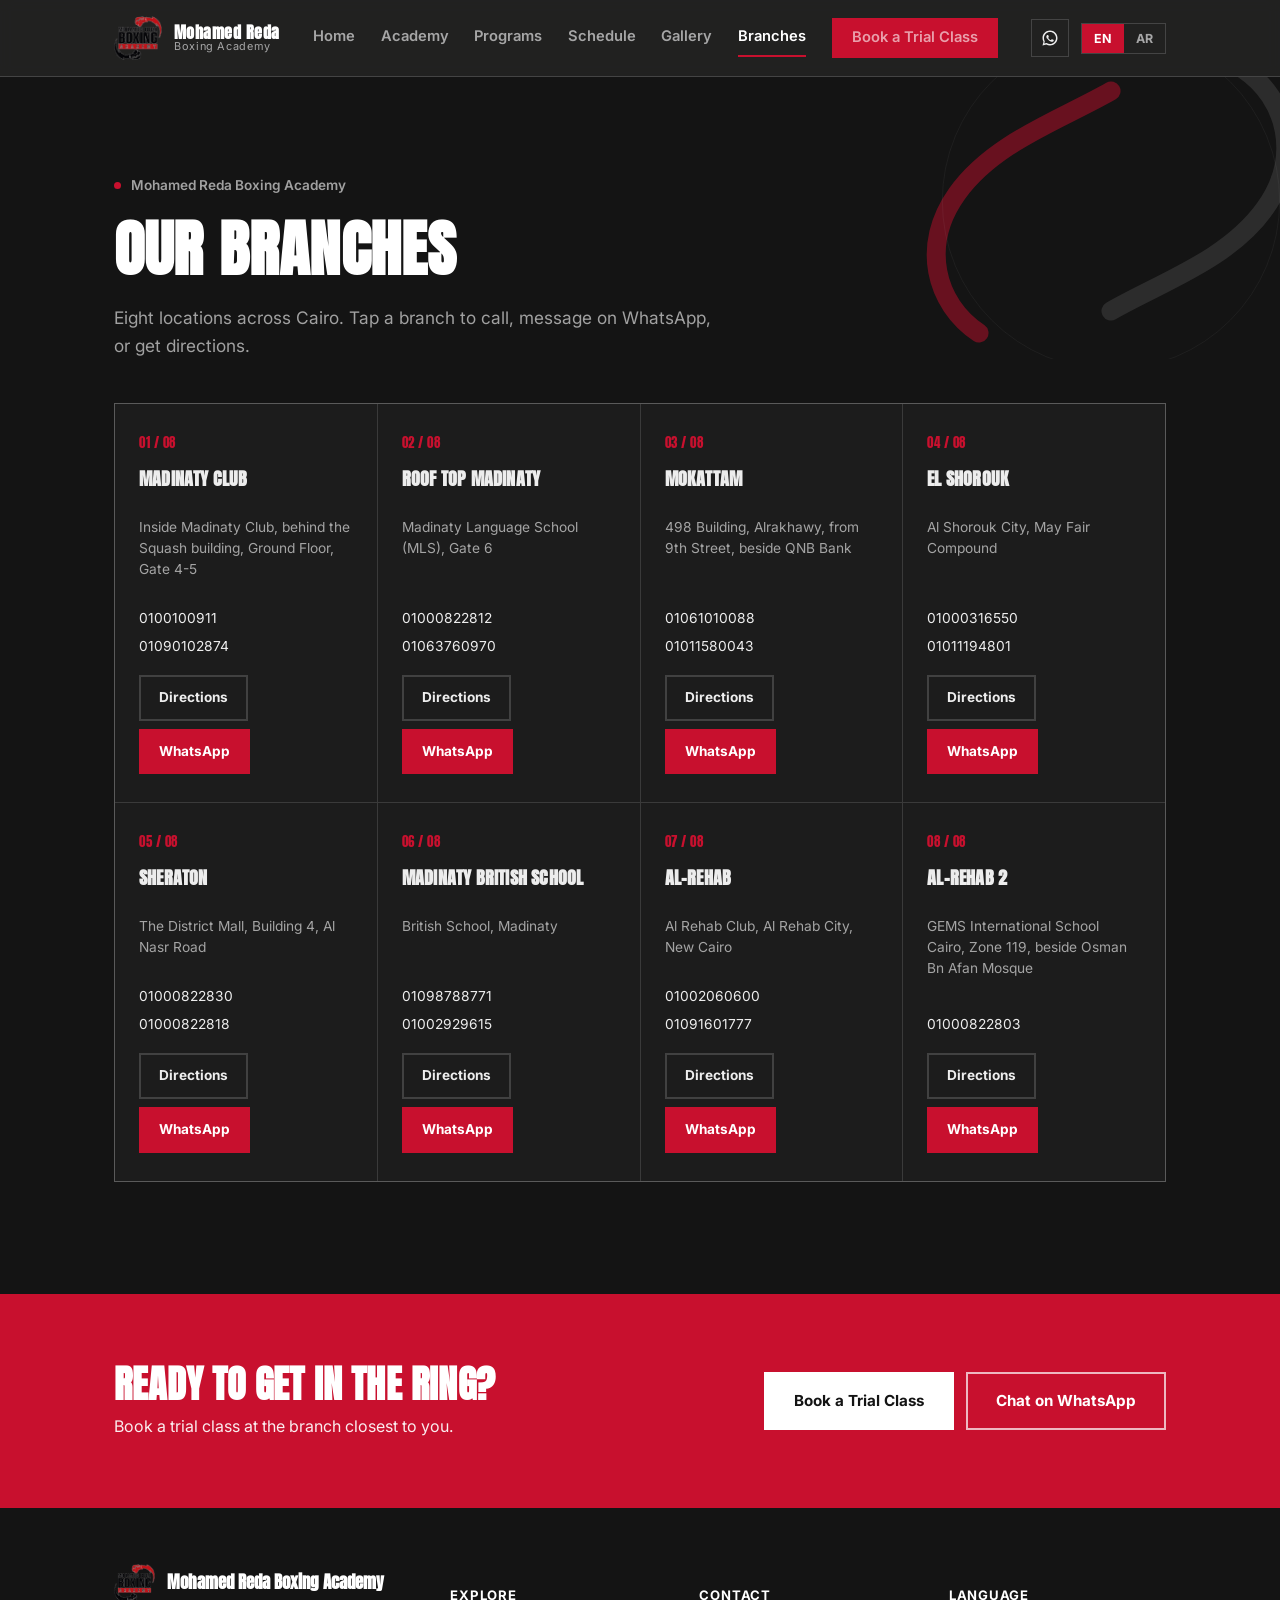
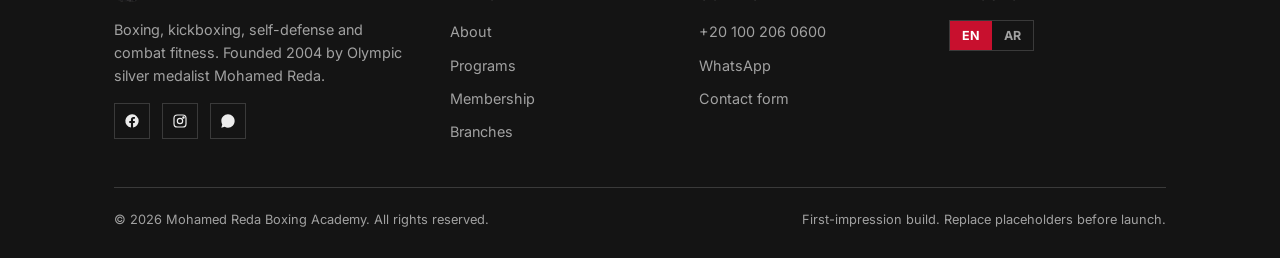
<file: branches.html>
<!DOCTYPE html>
<html lang="en" data-lang="en" data-title-en="Our Branches | Mohamed Reda Boxing Academy" data-title-ar="فروعنا | أكاديمية محمد رضا للملاكمة">
<head>
<meta charset="UTF-8">
<meta name="viewport" content="width=device-width, initial-scale=1.0">
<title>Our Branches | Mohamed Reda Boxing Academy</title>
<meta name="description" content="Eight Mohamed Reda Boxing Academy branches across Cairo: Madinaty, Mokattam, El Shorouk, Sheraton and Al-Rehab. Addresses, phone numbers and directions.">
<meta name="theme-color" content="#141414">
<meta property="og:type" content="website">
<meta property="og:site_name" content="Mohamed Reda Boxing Academy">
<meta property="og:title" content="Our Branches | Mohamed Reda Boxing Academy">
<meta property="og:description" content="Eight Mohamed Reda Boxing Academy branches across Cairo: Madinaty, Mokattam, El Shorouk, Sheraton and Al-Rehab. Addresses, phone numbers and directions.">
<meta property="og:locale" content="en_US">
<meta property="og:locale:alternate" content="ar_EG">
<meta name="twitter:card" content="summary_large_image">
<!-- PLACEHOLDER: add og:image and og:url once the final address and a hero photo exist -->
<link rel="icon" type="image/png" href="assets/favicon-32.png">
<link rel="apple-touch-icon" href="assets/apple-touch-icon.png">
<script>(function(){try{var l=localStorage.getItem('mra-lang');if(l==='ar'||l==='en'){var h=document.documentElement;h.setAttribute('data-lang',l);h.setAttribute('lang',l);}}catch(e){}})();</script>
<link rel="preconnect" href="https://fonts.googleapis.com">
<link rel="preconnect" href="https://fonts.gstatic.com" crossorigin>
<link rel="stylesheet" href="https://fonts.googleapis.com/css2?family=Anton&family=Inter:wght@400;500;600;700;800&family=Cairo:wght@400;500;600;700;800;900&display=swap" media="print" onload="this.media='all'">
<noscript><link rel="stylesheet" href="https://fonts.googleapis.com/css2?family=Anton&family=Inter:wght@400;500;600;700;800&family=Cairo:wght@400;500;600;700;800;900&display=swap"></noscript>
<link rel="stylesheet" href="assets/style.css">
<script type="application/ld+json">
{
  "@context": "https://schema.org",
  "@graph": [
    { "@type": "SportsActivityLocation", "@id": "#academy", "name": "Mohamed Reda Boxing Academy",
      "foundingDate": "2004", "sameAs": ["https://www.facebook.com/BoxingAcademy.eg", "https://www.instagram.com/boxingacademy.eg"],
      "founder": { "@type": "Person", "name": "Mohamed Reda" } },
    { "@type": "LocalBusiness", "name": "Mohamed Reda Boxing Academy (Madinaty Club)", "telephone": "+20100100911",
      "address": { "@type": "PostalAddress", "streetAddress": "Inside Madinaty Club, behind the Squash building, Ground Floor, Gate 4-5", "addressLocality": "Madinaty", "addressRegion": "Cairo", "addressCountry": "EG" } },
    { "@type": "LocalBusiness", "name": "Mohamed Reda Boxing Academy (Roof Top Madinaty)", "telephone": "+201000822812",
      "address": { "@type": "PostalAddress", "streetAddress": "Madinaty Language School (MLS), Gate 6", "addressLocality": "Madinaty", "addressRegion": "Cairo", "addressCountry": "EG" } },
    { "@type": "LocalBusiness", "name": "Mohamed Reda Boxing Academy (Mokattam)", "telephone": "+201061010088",
      "address": { "@type": "PostalAddress", "streetAddress": "498 Building, Alrakhawy, from 9th Street, beside QNB Bank", "addressLocality": "Mokattam, Cairo", "addressCountry": "EG" } },
    { "@type": "LocalBusiness", "name": "Mohamed Reda Boxing Academy (El Shorouk)", "telephone": "+201000316550",
      "address": { "@type": "PostalAddress", "streetAddress": "May Fair Compound", "addressLocality": "El Shorouk City", "addressCountry": "EG" } },
    { "@type": "LocalBusiness", "name": "Mohamed Reda Boxing Academy (Sheraton)", "telephone": "+201000822830",
      "address": { "@type": "PostalAddress", "streetAddress": "The District Mall, Building 4, Al Nasr Road", "addressLocality": "Sheraton, Cairo", "addressCountry": "EG" } },
    { "@type": "LocalBusiness", "name": "Mohamed Reda Boxing Academy (Madinaty British School)", "telephone": "+201098788771",
      "address": { "@type": "PostalAddress", "streetAddress": "British School", "addressLocality": "Madinaty", "addressRegion": "Cairo", "addressCountry": "EG" } },
    { "@type": "LocalBusiness", "name": "Mohamed Reda Boxing Academy (Al-Rehab)", "telephone": "+201002060600",
      "address": { "@type": "PostalAddress", "streetAddress": "Al Rehab Club, Al Rehab City", "addressLocality": "New Cairo", "addressCountry": "EG" } },
    { "@type": "LocalBusiness", "name": "Mohamed Reda Boxing Academy (Al-Rehab 2)", "telephone": "+201000822803",
      "address": { "@type": "PostalAddress", "streetAddress": "GEMS International School Cairo, Zone 119, beside Osman Bn Afan Mosque", "addressLocality": "New Cairo", "addressCountry": "EG" } }
  ]
}
</script>
</head>
<body class="has-mobile-bar">
<a class="skip-link" href="#main">
  <span class="lang-en">Skip to content</span><span class="lang-ar">تخطَّ إلى المحتوى</span>
</a>

<!-- ==========================================================================
     HEADER
     ========================================================================== -->
<header class="site-header">
  <div class="wrap">
    <a href="index.html" class="brand">
      <img src="assets/logo.png" alt="Mohamed Reda Boxing Academy logo">
      <span class="brand-word"><b class="lang-en">Mohamed Reda</b><b class="lang-ar">أكاديمية محمد رضا</b><span class="lang-en">Boxing Academy</span><span class="lang-ar">للملاكمة</span></span>
    </a>
    <nav class="main-nav" id="main-nav">
      <a href="index.html"><span class="lang-en">Home</span><span class="lang-ar">الرئيسية</span></a>
      <a href="about.html"><span class="lang-en">Academy</span><span class="lang-ar">الأكاديمية</span></a>
      <a href="programs.html"><span class="lang-en">Programs</span><span class="lang-ar">البرامج</span></a>
      <a href="schedule.html"><span class="lang-en">Schedule</span><span class="lang-ar">الجدول</span></a>
      <a href="gallery.html"><span class="lang-en">Gallery</span><span class="lang-ar">الصور</span></a>
      <a href="branches.html" aria-current="page"><span class="lang-en">Branches</span><span class="lang-ar">الفروع</span></a>
      <a href="contact.html" class="btn btn--primary btn--sm"><span class="lang-en">Book a Trial Class</span><span class="lang-ar">احجز حصة تجريبية</span></a>
    </nav>
    <div class="header-actions">
      <a class="whatsapp-icon" href="https://wa.me/201002060600" aria-label="WhatsApp" target="_blank" rel="noopener">
        <svg viewBox="0 0 24 24" width="18" height="18" fill="currentColor" aria-hidden="true"><path d="M12 2C6.48 2 2 6.48 2 12c0 1.85.5 3.58 1.36 5.07L2 22l5.06-1.33A9.94 9.94 0 0 0 12 22c5.52 0 10-4.48 10-10S17.52 2 12 2zm0 18c-1.6 0-3.1-.44-4.38-1.2l-.31-.19-3.01.79.8-2.93-.2-.3A7.94 7.94 0 0 1 4 12c0-4.41 3.59-8 8-8s8 3.59 8 8-3.59 8-8 8zm4.4-5.6c-.24-.12-1.42-.7-1.64-.78-.22-.08-.38-.12-.54.12-.16.24-.62.78-.76.94-.14.16-.28.18-.52.06-.24-.12-1.01-.37-1.92-1.18-.71-.63-1.19-1.42-1.33-1.66-.14-.24-.01-.37.11-.49.11-.11.24-.28.36-.42.12-.14.16-.24.24-.4.08-.16.04-.3-.02-.42-.06-.12-.54-1.3-.74-1.78-.19-.46-.39-.4-.54-.4-.14 0-.3-.02-.46-.02s-.42.06-.64.3c-.22.24-.84.82-.84 2s.86 2.32.98 2.48c.12.16 1.7 2.6 4.12 3.64.58.25 1.03.4 1.38.51.58.18 1.11.16 1.53.1.47-.07 1.42-.58 1.62-1.14.2-.56.2-1.04.14-1.14-.06-.1-.22-.16-.46-.28z"/></svg>
      </a>
      <div class="lang-switch" role="group" aria-label="Language">
        <button type="button" data-set-lang="en" aria-pressed="true">EN</button>
        <button type="button" data-set-lang="ar" aria-pressed="false">AR</button>
      </div>
      <button class="nav-toggle" id="navToggle" aria-expanded="false" aria-controls="main-nav" aria-label="Menu">
        <svg width="18" height="18" viewBox="0 0 24 24" fill="none" stroke="currentColor" stroke-width="2" aria-hidden="true"><path d="M3 6h18M3 12h18M3 18h18"/></svg>
      </button>
    </div>
  </div>
</header>
<main id="main">
<section class="page-banner page-banner--merge">
  <div class="banner-graphic" aria-hidden="true"><svg viewBox="0 0 600 600" fill="none" xmlns="http://www.w3.org/2000/svg"><path d="M120 480C60 440 40 360 90 290C140 220 230 190 300 150" stroke="#c8102e" stroke-width="26" stroke-linecap="round" opacity="0.55"/><path d="M480 120C540 160 560 240 510 310C460 380 370 410 300 450" stroke="#ffffff" stroke-width="26" stroke-linecap="round" opacity="0.12"/><circle cx="300" cy="300" r="230" stroke="#ffffff" stroke-width="1" opacity="0.08"/></svg></div>
  <div class="wrap">
    <p class="hero-kicker"><span class="dot"></span><span class="lang-en">Mohamed Reda Boxing Academy</span><span class="lang-ar">أكاديمية محمد رضا للملاكمة</span></p>
    <h1><span class="lang-en">Our Branches</span><span class="lang-ar">فروعنا</span></h1>
    <p class="lede"><span class="lang-en">Eight locations across Cairo. Tap a branch to call, message on WhatsApp, or get directions.</span>
      <span class="lang-ar">ثمانية فروع في أنحاء القاهرة. اختر فرعًا للاتصال أو المراسلة عبر واتساب أو معرفة الاتجاهات.</span></p>
  </div>
</section>
<section class="section section--ink" id="branches">
  <div class="wrap">

    <div class="branch-grid" id="branchGrid">
      <!-- Branch cards rendered by JS from the branchData JSON block below -->
    </div>
  </div>
</section>
<section class="cta-band">
  <div class="wrap">
    <div>
      <h2><span class="lang-en">Ready to get in the ring?</span><span class="lang-ar">جاهز لدخول الحلبة؟</span></h2>
      <p><span class="lang-en">Book a trial class at the branch closest to you.</span><span class="lang-ar">احجز حصة تجريبية في أقرب فرع إليك.</span></p>
    </div>
    <div class="cta-actions">
      <a href="contact.html" class="btn btn--white"><span class="lang-en">Book a Trial Class</span><span class="lang-ar">احجز حصة تجريبية</span></a>
      <a href="https://wa.me/201002060600" target="_blank" rel="noopener" class="btn btn--ghost-white"><span class="lang-en">Chat on WhatsApp</span><span class="lang-ar">راسلنا على واتساب</span></a>
    </div>
  </div>
</section>
</main>

<footer class="site-footer">
  <div class="wrap">
    <div class="footer-grid">
      <div>
        <div class="footer-brand">
          <img src="assets/logo.png" alt="Mohamed Reda Boxing Academy logo">
          <b class="lang-en">Mohamed Reda Boxing Academy</b><b class="lang-ar">أكاديمية محمد رضا للملاكمة</b>
        </div>
        <p><span class="lang-en">Boxing, kickboxing, self-defense and combat fitness. Founded 2004 by Olympic silver medalist Mohamed Reda.</span>
        <span class="lang-ar">الملاكمة والكيك بوكسينج والدفاع عن النفس واللياقة القتالية. تأسست عام ٢٠٠٤ على يد حامل الميدالية الأولمبية الفضية محمد رضا.</span></p>
        <div class="social-row">
          <a href="https://www.facebook.com/BoxingAcademy.eg" target="_blank" rel="noopener" aria-label="Facebook"><svg width="16" height="16" viewBox="0 0 24 24" fill="currentColor"><path d="M22 12a10 10 0 1 0-11.6 9.9v-7H7.9V12h2.5V9.8c0-2.5 1.5-3.9 3.8-3.9 1.1 0 2.2.2 2.2.2v2.4h-1.2c-1.2 0-1.6.8-1.6 1.6V12h2.8l-.4 2.9h-2.4v7A10 10 0 0 0 22 12z"/></svg></a>
          <a href="https://www.instagram.com/boxingacademy.eg" target="_blank" rel="noopener" aria-label="Instagram"><svg width="16" height="16" viewBox="0 0 24 24" fill="none" stroke="currentColor" stroke-width="1.8"><rect x="3" y="3" width="18" height="18" rx="5"/><circle cx="12" cy="12" r="4"/><circle cx="17.2" cy="6.8" r="1"/></svg></a>
          <a href="https://wa.me/201002060600" target="_blank" rel="noopener" aria-label="WhatsApp"><svg width="16" height="16" viewBox="0 0 24 24" fill="currentColor"><path d="M12 2C6.48 2 2 6.48 2 12c0 1.85.5 3.58 1.36 5.07L2 22l5.06-1.33A9.94 9.94 0 0 0 12 22c5.52 0 10-4.48 10-10S17.52 2 12 2z"/></svg></a>
        </div>
      </div>
      <div class="footer-col">
        <h5><span class="lang-en">Explore</span><span class="lang-ar">تصفح</span></h5>
        <ul>
          <li><a href="about.html"><span class="lang-en">About</span><span class="lang-ar">من نحن</span></a></li>
          <li><a href="programs.html"><span class="lang-en">Programs</span><span class="lang-ar">البرامج</span></a></li>
          <li><a href="schedule.html"><span class="lang-en">Membership</span><span class="lang-ar">الاشتراكات</span></a></li>
          <li><a href="branches.html"><span class="lang-en">Branches</span><span class="lang-ar">الفروع</span></a></li>
        </ul>
      </div>
      <div class="footer-col">
        <h5><span class="lang-en">Contact</span><span class="lang-ar">تواصل</span></h5>
        <ul>
          <li><a href="tel:+201002060600">+20 100 206 0600</a></li>
          <li><a href="https://wa.me/201002060600" target="_blank" rel="noopener">WhatsApp</a></li>
          <li><a href="contact.html"><span class="lang-en">Contact form</span><span class="lang-ar">نموذج التواصل</span></a></li>
        </ul>
      </div>
      <div class="footer-col">
        <h5><span class="lang-en">Language</span><span class="lang-ar">اللغة</span></h5>
        <div class="lang-switch" style="border-color:var(--on-ink-20);">
          <button type="button" data-set-lang="en" aria-pressed="true">EN</button>
          <button type="button" data-set-lang="ar" aria-pressed="false">AR</button>
        </div>
      </div>
    </div>
    <div class="footer-bottom">
      <span><span class="lang-en">&copy; <span id="year"></span> Mohamed Reda Boxing Academy. All rights reserved.</span><span class="lang-ar">© <span id="year2"></span> أكاديمية محمد رضا للملاكمة. جميع الحقوق محفوظة.</span></span>
      <span><span class="lang-en">First-impression build. Replace placeholders before launch.</span><span class="lang-ar">نسخة أولية. يُرجى استبدال العناصر المؤقتة قبل الإطلاق.</span></span>
    </div>
  </div>
</footer>
<div class="mobile-bar">
  <a href="contact.html" class="btn btn--primary"><span class="lang-en">Book a Trial Class</span><span class="lang-ar">احجز حصة تجريبية</span></a>
  <a href="https://wa.me/201002060600" target="_blank" rel="noopener" class="btn btn--wa" aria-label="WhatsApp">
    <svg viewBox="0 0 24 24" width="22" height="22" fill="currentColor" aria-hidden="true"><path d="M12 2C6.48 2 2 6.48 2 12c0 1.85.5 3.58 1.36 5.07L2 22l5.06-1.33A9.94 9.94 0 0 0 12 22c5.52 0 10-4.48 10-10S17.52 2 12 2zm0 18c-1.6 0-3.1-.44-4.38-1.2l-.31-.19-3.01.79.8-2.93-.2-.3A7.94 7.94 0 0 1 4 12c0-4.41 3.59-8 8-8s8 3.59 8 8-3.59 8-8 8zm4.4-5.6c-.24-.12-1.42-.7-1.64-.78-.22-.08-.38-.12-.54.12-.16.24-.62.78-.76.94-.14.16-.28.18-.52.06-.24-.12-1.01-.37-1.92-1.18-.71-.63-1.19-1.42-1.33-1.66-.14-.24-.01-.37.11-.49.11-.11.24-.28.36-.42.12-.14.16-.24.24-.4.08-.16.04-.3-.02-.42-.06-.12-.54-1.3-.74-1.78-.19-.46-.39-.4-.54-.4-.14 0-.3-.02-.46-.02s-.42.06-.64.3c-.22.24-.84.82-.84 2s.86 2.32.98 2.48c.12.16 1.7 2.6 4.12 3.64.58.25 1.03.4 1.38.51.58.18 1.11.16 1.53.1.47-.07 1.42-.58 1.62-1.14.2-.56.2-1.04.14-1.14-.06-.1-.22-.16-.46-.28z"/></svg>
  </a>
</div>
<script src="assets/data.js" defer></script>
<script src="assets/main.js" defer></script>
</body>
</html>
</file>
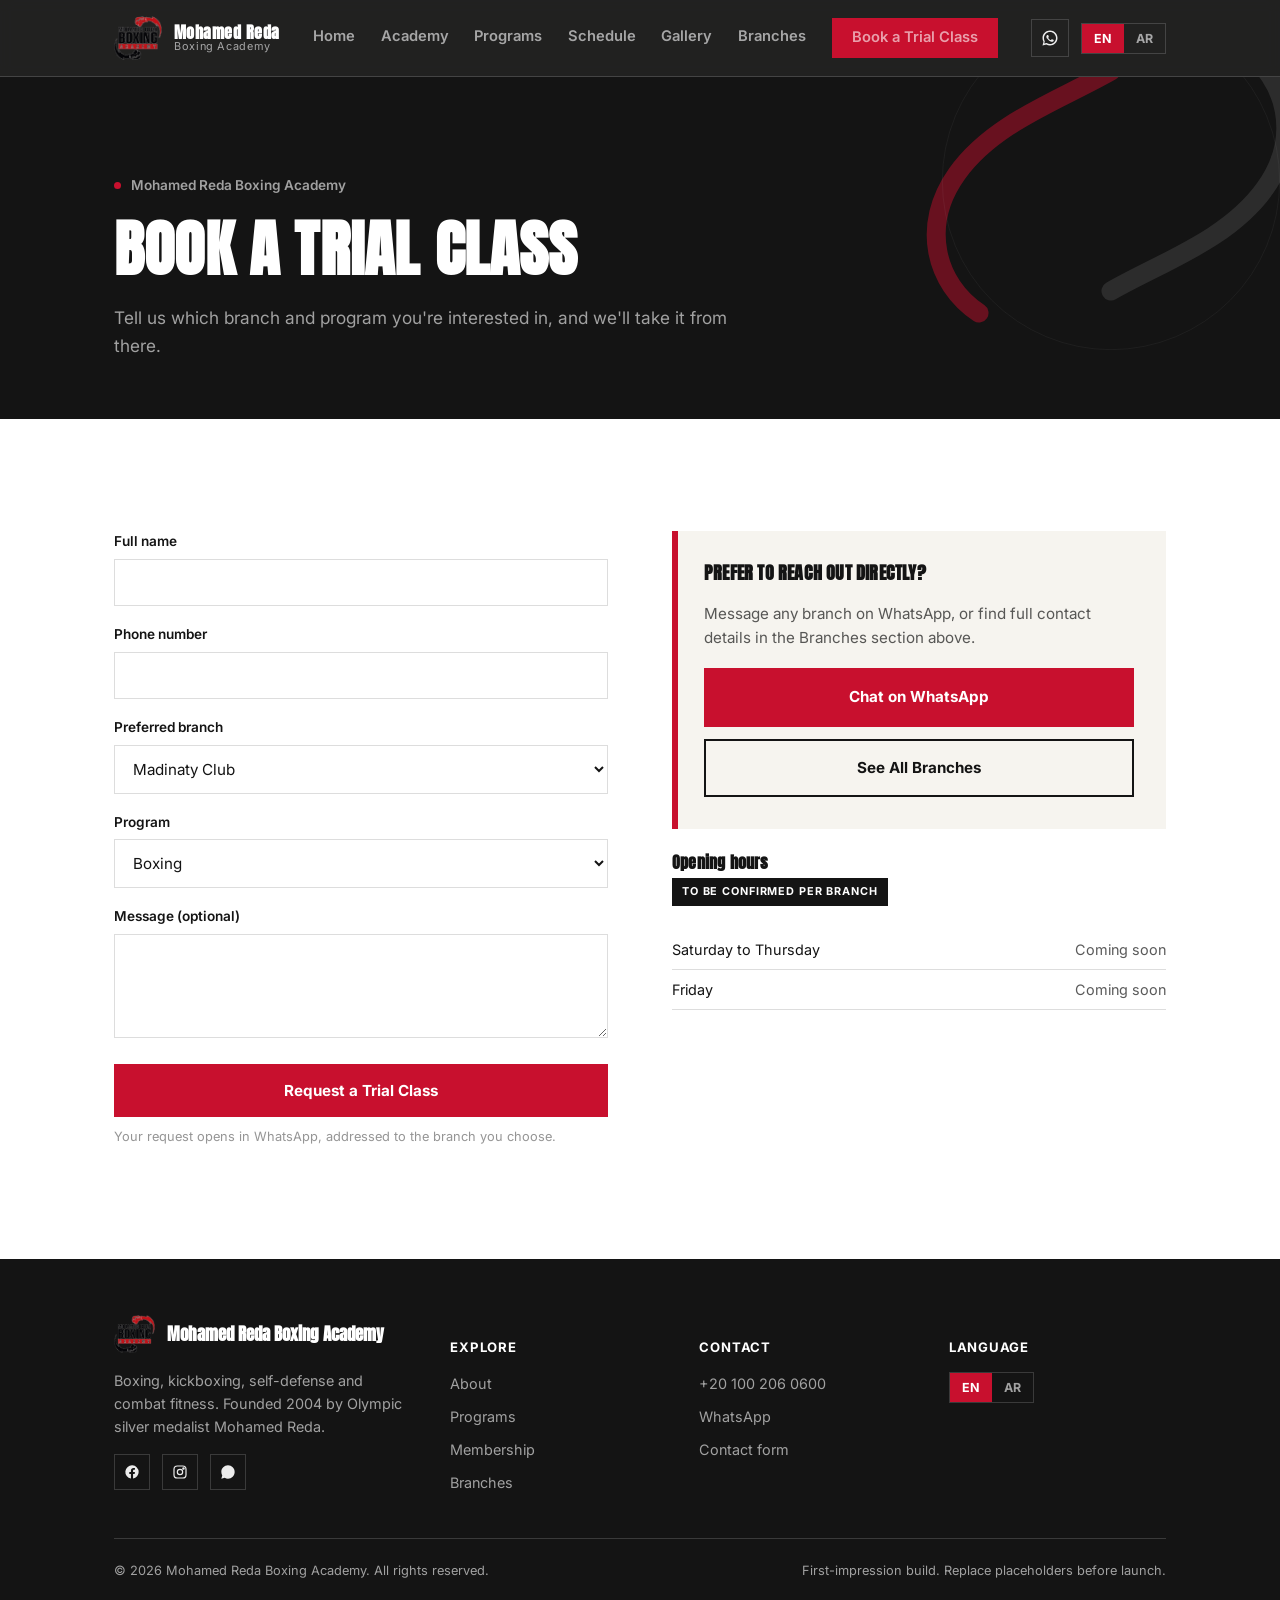
<file: contact.html>
<!DOCTYPE html>
<html lang="en" data-lang="en" data-title-en="Book a Trial Class | Mohamed Reda Boxing Academy" data-title-ar="احجز حصتك التجريبية | أكاديمية محمد رضا للملاكمة">
<head>
<meta charset="UTF-8">
<meta name="viewport" content="width=device-width, initial-scale=1.0">
<title>Book a Trial Class | Mohamed Reda Boxing Academy</title>
<meta name="description" content="Request a trial class at the Mohamed Reda Boxing Academy branch closest to you.">
<meta name="theme-color" content="#141414">
<meta property="og:type" content="website">
<meta property="og:site_name" content="Mohamed Reda Boxing Academy">
<meta property="og:title" content="Book a Trial Class | Mohamed Reda Boxing Academy">
<meta property="og:description" content="Request a trial class at the Mohamed Reda Boxing Academy branch closest to you.">
<meta property="og:locale" content="en_US">
<meta property="og:locale:alternate" content="ar_EG">
<meta name="twitter:card" content="summary_large_image">
<!-- PLACEHOLDER: add og:image and og:url once the final address and a hero photo exist -->
<link rel="icon" type="image/png" href="assets/favicon-32.png">
<link rel="apple-touch-icon" href="assets/apple-touch-icon.png">
<script>(function(){try{var l=localStorage.getItem('mra-lang');if(l==='ar'||l==='en'){var h=document.documentElement;h.setAttribute('data-lang',l);h.setAttribute('lang',l);}}catch(e){}})();</script>
<link rel="preconnect" href="https://fonts.googleapis.com">
<link rel="preconnect" href="https://fonts.gstatic.com" crossorigin>
<link rel="stylesheet" href="https://fonts.googleapis.com/css2?family=Anton&family=Inter:wght@400;500;600;700;800&family=Cairo:wght@400;500;600;700;800;900&display=swap" media="print" onload="this.media='all'">
<noscript><link rel="stylesheet" href="https://fonts.googleapis.com/css2?family=Anton&family=Inter:wght@400;500;600;700;800&family=Cairo:wght@400;500;600;700;800;900&display=swap"></noscript>
<link rel="stylesheet" href="assets/style.css">

</head>
<body>
<a class="skip-link" href="#main">
  <span class="lang-en">Skip to content</span><span class="lang-ar">تخطَّ إلى المحتوى</span>
</a>

<!-- ==========================================================================
     HEADER
     ========================================================================== -->
<header class="site-header">
  <div class="wrap">
    <a href="index.html" class="brand">
      <img src="assets/logo.png" alt="Mohamed Reda Boxing Academy logo">
      <span class="brand-word"><b class="lang-en">Mohamed Reda</b><b class="lang-ar">أكاديمية محمد رضا</b><span class="lang-en">Boxing Academy</span><span class="lang-ar">للملاكمة</span></span>
    </a>
    <nav class="main-nav" id="main-nav">
      <a href="index.html"><span class="lang-en">Home</span><span class="lang-ar">الرئيسية</span></a>
      <a href="about.html"><span class="lang-en">Academy</span><span class="lang-ar">الأكاديمية</span></a>
      <a href="programs.html"><span class="lang-en">Programs</span><span class="lang-ar">البرامج</span></a>
      <a href="schedule.html"><span class="lang-en">Schedule</span><span class="lang-ar">الجدول</span></a>
      <a href="gallery.html"><span class="lang-en">Gallery</span><span class="lang-ar">الصور</span></a>
      <a href="branches.html"><span class="lang-en">Branches</span><span class="lang-ar">الفروع</span></a>
      <a href="contact.html" class="btn btn--primary btn--sm"><span class="lang-en">Book a Trial Class</span><span class="lang-ar">احجز حصة تجريبية</span></a>
    </nav>
    <div class="header-actions">
      <a class="whatsapp-icon" href="https://wa.me/201002060600" aria-label="WhatsApp" target="_blank" rel="noopener">
        <svg viewBox="0 0 24 24" width="18" height="18" fill="currentColor" aria-hidden="true"><path d="M12 2C6.48 2 2 6.48 2 12c0 1.85.5 3.58 1.36 5.07L2 22l5.06-1.33A9.94 9.94 0 0 0 12 22c5.52 0 10-4.48 10-10S17.52 2 12 2zm0 18c-1.6 0-3.1-.44-4.38-1.2l-.31-.19-3.01.79.8-2.93-.2-.3A7.94 7.94 0 0 1 4 12c0-4.41 3.59-8 8-8s8 3.59 8 8-3.59 8-8 8zm4.4-5.6c-.24-.12-1.42-.7-1.64-.78-.22-.08-.38-.12-.54.12-.16.24-.62.78-.76.94-.14.16-.28.18-.52.06-.24-.12-1.01-.37-1.92-1.18-.71-.63-1.19-1.42-1.33-1.66-.14-.24-.01-.37.11-.49.11-.11.24-.28.36-.42.12-.14.16-.24.24-.4.08-.16.04-.3-.02-.42-.06-.12-.54-1.3-.74-1.78-.19-.46-.39-.4-.54-.4-.14 0-.3-.02-.46-.02s-.42.06-.64.3c-.22.24-.84.82-.84 2s.86 2.32.98 2.48c.12.16 1.7 2.6 4.12 3.64.58.25 1.03.4 1.38.51.58.18 1.11.16 1.53.1.47-.07 1.42-.58 1.62-1.14.2-.56.2-1.04.14-1.14-.06-.1-.22-.16-.46-.28z"/></svg>
      </a>
      <div class="lang-switch" role="group" aria-label="Language">
        <button type="button" data-set-lang="en" aria-pressed="true">EN</button>
        <button type="button" data-set-lang="ar" aria-pressed="false">AR</button>
      </div>
      <button class="nav-toggle" id="navToggle" aria-expanded="false" aria-controls="main-nav" aria-label="Menu">
        <svg width="18" height="18" viewBox="0 0 24 24" fill="none" stroke="currentColor" stroke-width="2" aria-hidden="true"><path d="M3 6h18M3 12h18M3 18h18"/></svg>
      </button>
    </div>
  </div>
</header>
<main id="main">
<section class="page-banner">
  <div class="banner-graphic" aria-hidden="true"><svg viewBox="0 0 600 600" fill="none" xmlns="http://www.w3.org/2000/svg"><path d="M120 480C60 440 40 360 90 290C140 220 230 190 300 150" stroke="#c8102e" stroke-width="26" stroke-linecap="round" opacity="0.55"/><path d="M480 120C540 160 560 240 510 310C460 380 370 410 300 450" stroke="#ffffff" stroke-width="26" stroke-linecap="round" opacity="0.12"/><circle cx="300" cy="300" r="230" stroke="#ffffff" stroke-width="1" opacity="0.08"/></svg></div>
  <div class="wrap">
    <p class="hero-kicker"><span class="dot"></span><span class="lang-en">Mohamed Reda Boxing Academy</span><span class="lang-ar">أكاديمية محمد رضا للملاكمة</span></p>
    <h1><span class="lang-en">Book a Trial Class</span><span class="lang-ar">احجز حصتك التجريبية</span></h1>
    <p class="lede"><span class="lang-en">Tell us which branch and program you're interested in, and we'll take it from there.</span>
      <span class="lang-ar">أخبرنا بالفرع والبرنامج الذي يهمك، وسنتولى الباقي.</span></p>
  </div>
</section>
<section class="section" style="background:var(--white);" id="contact">
  <div class="wrap">

    <div class="contact-grid contact-grid--first">
      <div>
        <form id="contactForm" novalidate>
          <div class="field">
            <label for="f-name"><span class="lang-en">Full name</span><span class="lang-ar">الاسم بالكامل</span></label>
            <input id="f-name" name="name" type="text" required autocomplete="name">
          </div>
          <div class="field">
            <label for="f-phone"><span class="lang-en">Phone number</span><span class="lang-ar">رقم الهاتف</span></label>
            <input id="f-phone" name="phone" type="tel" required autocomplete="tel">
          </div>
          <div class="field">
            <label for="f-branch"><span class="lang-en">Preferred branch</span><span class="lang-ar">الفرع المفضل</span></label>
            <select id="f-branch" name="branch"></select>
          </div>
          <div class="field">
            <label for="f-program"><span class="lang-en">Program</span><span class="lang-ar">البرنامج</span></label>
            <select id="f-program" name="program"></select>
          </div>
          <div class="field">
            <label for="f-msg"><span class="lang-en">Message (optional)</span><span class="lang-ar">رسالة (اختياري)</span></label>
            <textarea id="f-msg" name="message" rows="4"></textarea>
          </div>
          <button type="submit" class="btn btn--primary btn--block"><span class="lang-en">Request a Trial Class</span><span class="lang-ar">اطلب حصة تجريبية</span></button>
          <p class="form-note"><span class="lang-en">Your request opens in WhatsApp, addressed to the branch you choose.</span><span class="lang-ar">يفتح طلبك في واتساب موجَّهًا إلى الفرع الذي تختاره.</span></p>
          <div class="form-success" id="formSuccess"><svg width="20" height="20" viewBox="0 0 24 24" fill="none" stroke="currentColor" stroke-width="2"><path d="M20 6L9 17l-5-5"/></svg><span><span class="lang-en">WhatsApp is opening with your request. If nothing opens, message the branch directly using its number.</span><span class="lang-ar">يتم الآن فتح واتساب بطلبك. وإن لم يُفتح، راسل الفرع مباشرة على رقمه.</span></span></div>
        </form>
      </div>

      <div>
        <div class="record-card" style="background:var(--paper); color:var(--ink);">
          <h3 style="color:var(--ink);"><span class="lang-en">Prefer to reach out directly?</span><span class="lang-ar">تفضل التواصل المباشر؟</span></h3>
          <p style="color:var(--ink-70); font-size:.95rem; margin-bottom:18px;"><span class="lang-en">Message any branch on WhatsApp, or find full contact details in the Branches section above.</span><span class="lang-ar">راسل أي فرع مباشرة عبر واتساب، أو ابحث عن بيانات التواصل كاملة في قسم الفروع أعلاه.</span></p>
          <a href="https://wa.me/201002060600" target="_blank" rel="noopener" class="btn btn--primary btn--block" style="margin-bottom:12px;"><span class="lang-en">Chat on WhatsApp</span><span class="lang-ar">راسلنا على واتساب</span></a>
          <a href="branches.html" class="btn btn--outline btn--block"><span class="lang-en">See All Branches</span><span class="lang-ar">عرض كل الفروع</span></a>
        </div>
        <div style="margin-top:24px;">
          <h4 style="font-size:1rem; margin-bottom:6px;"><span class="lang-en">Opening hours</span><span class="lang-ar">مواعيد العمل</span></h4>
          <span class="tag-coming-soon" style="margin-bottom:10px; display:inline-flex;"><span class="lang-en">To be confirmed per branch</span><span class="lang-ar">سيتم تأكيدها لكل فرع</span></span>
          <table class="hours-table">
            <tr><td><span class="lang-en">Saturday to Thursday</span><span class="lang-ar">من السبت إلى الخميس</span></td><td><span class="lang-en">Coming soon</span><span class="lang-ar">قريبًا</span></td></tr>
            <tr><td><span class="lang-en">Friday</span><span class="lang-ar">الجمعة</span></td><td><span class="lang-en">Coming soon</span><span class="lang-ar">قريبًا</span></td></tr>
          </table>
        </div>
      </div>
    </div>
  </div>
</section>

</main>

<footer class="site-footer">
  <div class="wrap">
    <div class="footer-grid">
      <div>
        <div class="footer-brand">
          <img src="assets/logo.png" alt="Mohamed Reda Boxing Academy logo">
          <b class="lang-en">Mohamed Reda Boxing Academy</b><b class="lang-ar">أكاديمية محمد رضا للملاكمة</b>
        </div>
        <p><span class="lang-en">Boxing, kickboxing, self-defense and combat fitness. Founded 2004 by Olympic silver medalist Mohamed Reda.</span>
        <span class="lang-ar">الملاكمة والكيك بوكسينج والدفاع عن النفس واللياقة القتالية. تأسست عام ٢٠٠٤ على يد حامل الميدالية الأولمبية الفضية محمد رضا.</span></p>
        <div class="social-row">
          <a href="https://www.facebook.com/BoxingAcademy.eg" target="_blank" rel="noopener" aria-label="Facebook"><svg width="16" height="16" viewBox="0 0 24 24" fill="currentColor"><path d="M22 12a10 10 0 1 0-11.6 9.9v-7H7.9V12h2.5V9.8c0-2.5 1.5-3.9 3.8-3.9 1.1 0 2.2.2 2.2.2v2.4h-1.2c-1.2 0-1.6.8-1.6 1.6V12h2.8l-.4 2.9h-2.4v7A10 10 0 0 0 22 12z"/></svg></a>
          <a href="https://www.instagram.com/boxingacademy.eg" target="_blank" rel="noopener" aria-label="Instagram"><svg width="16" height="16" viewBox="0 0 24 24" fill="none" stroke="currentColor" stroke-width="1.8"><rect x="3" y="3" width="18" height="18" rx="5"/><circle cx="12" cy="12" r="4"/><circle cx="17.2" cy="6.8" r="1"/></svg></a>
          <a href="https://wa.me/201002060600" target="_blank" rel="noopener" aria-label="WhatsApp"><svg width="16" height="16" viewBox="0 0 24 24" fill="currentColor"><path d="M12 2C6.48 2 2 6.48 2 12c0 1.85.5 3.58 1.36 5.07L2 22l5.06-1.33A9.94 9.94 0 0 0 12 22c5.52 0 10-4.48 10-10S17.52 2 12 2z"/></svg></a>
        </div>
      </div>
      <div class="footer-col">
        <h5><span class="lang-en">Explore</span><span class="lang-ar">تصفح</span></h5>
        <ul>
          <li><a href="about.html"><span class="lang-en">About</span><span class="lang-ar">من نحن</span></a></li>
          <li><a href="programs.html"><span class="lang-en">Programs</span><span class="lang-ar">البرامج</span></a></li>
          <li><a href="schedule.html"><span class="lang-en">Membership</span><span class="lang-ar">الاشتراكات</span></a></li>
          <li><a href="branches.html"><span class="lang-en">Branches</span><span class="lang-ar">الفروع</span></a></li>
        </ul>
      </div>
      <div class="footer-col">
        <h5><span class="lang-en">Contact</span><span class="lang-ar">تواصل</span></h5>
        <ul>
          <li><a href="tel:+201002060600">+20 100 206 0600</a></li>
          <li><a href="https://wa.me/201002060600" target="_blank" rel="noopener">WhatsApp</a></li>
          <li><a href="contact.html"><span class="lang-en">Contact form</span><span class="lang-ar">نموذج التواصل</span></a></li>
        </ul>
      </div>
      <div class="footer-col">
        <h5><span class="lang-en">Language</span><span class="lang-ar">اللغة</span></h5>
        <div class="lang-switch" style="border-color:var(--on-ink-20);">
          <button type="button" data-set-lang="en" aria-pressed="true">EN</button>
          <button type="button" data-set-lang="ar" aria-pressed="false">AR</button>
        </div>
      </div>
    </div>
    <div class="footer-bottom">
      <span><span class="lang-en">&copy; <span id="year"></span> Mohamed Reda Boxing Academy. All rights reserved.</span><span class="lang-ar">© <span id="year2"></span> أكاديمية محمد رضا للملاكمة. جميع الحقوق محفوظة.</span></span>
      <span><span class="lang-en">First-impression build. Replace placeholders before launch.</span><span class="lang-ar">نسخة أولية. يُرجى استبدال العناصر المؤقتة قبل الإطلاق.</span></span>
    </div>
  </div>
</footer>
<script src="assets/data.js" defer></script>
<script src="assets/main.js" defer></script>
</body>
</html>
</file>
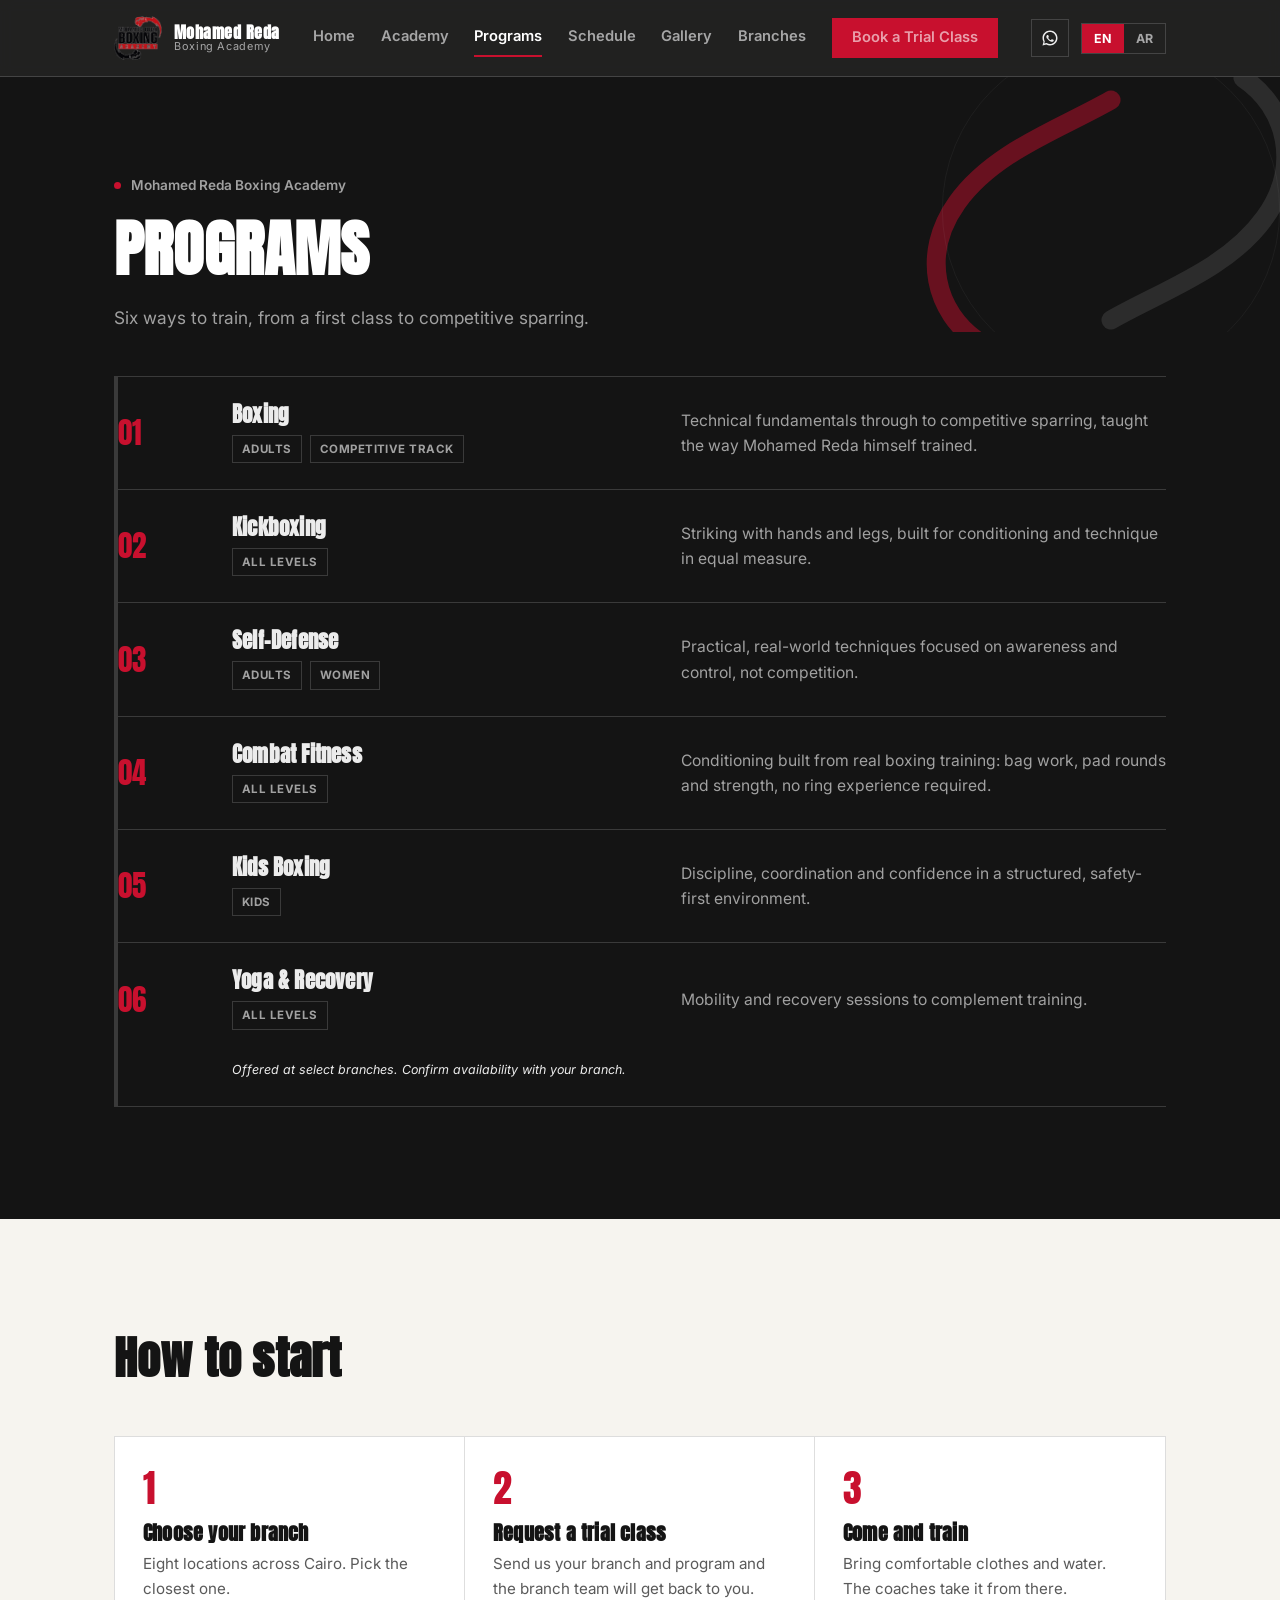
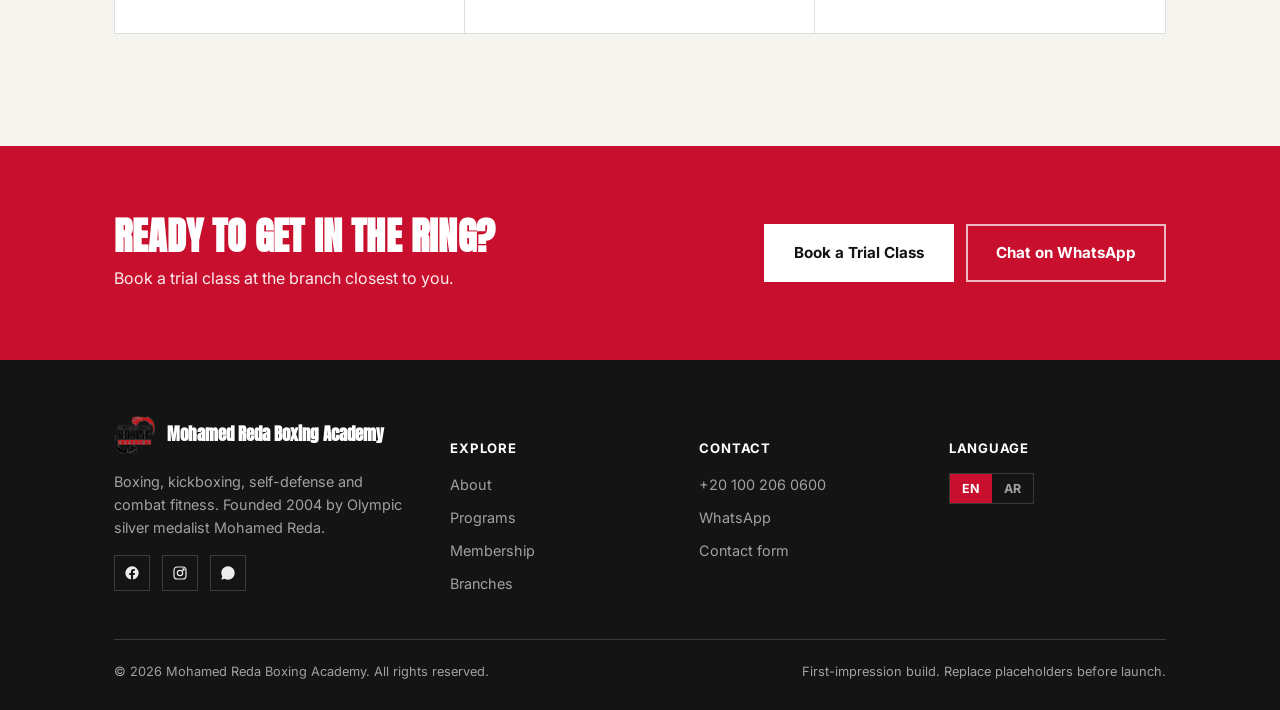
<file: programs.html>
<!DOCTYPE html>
<html lang="en" data-lang="en" data-title-en="Programs | Mohamed Reda Boxing Academy" data-title-ar="البرامج | أكاديمية محمد رضا للملاكمة">
<head>
<meta charset="UTF-8">
<meta name="viewport" content="width=device-width, initial-scale=1.0">
<title>Programs | Mohamed Reda Boxing Academy</title>
<meta name="description" content="Boxing, kickboxing, self-defense, combat fitness, kids boxing and recovery classes at Mohamed Reda Boxing Academy in Cairo.">
<meta name="theme-color" content="#141414">
<meta property="og:type" content="website">
<meta property="og:site_name" content="Mohamed Reda Boxing Academy">
<meta property="og:title" content="Programs | Mohamed Reda Boxing Academy">
<meta property="og:description" content="Boxing, kickboxing, self-defense, combat fitness, kids boxing and recovery classes at Mohamed Reda Boxing Academy in Cairo.">
<meta property="og:locale" content="en_US">
<meta property="og:locale:alternate" content="ar_EG">
<meta name="twitter:card" content="summary_large_image">
<!-- PLACEHOLDER: add og:image and og:url once the final address and a hero photo exist -->
<link rel="icon" type="image/png" href="assets/favicon-32.png">
<link rel="apple-touch-icon" href="assets/apple-touch-icon.png">
<script>(function(){try{var l=localStorage.getItem('mra-lang');if(l==='ar'||l==='en'){var h=document.documentElement;h.setAttribute('data-lang',l);h.setAttribute('lang',l);}}catch(e){}})();</script>
<link rel="preconnect" href="https://fonts.googleapis.com">
<link rel="preconnect" href="https://fonts.gstatic.com" crossorigin>
<link rel="stylesheet" href="https://fonts.googleapis.com/css2?family=Anton&family=Inter:wght@400;500;600;700;800&family=Cairo:wght@400;500;600;700;800;900&display=swap" media="print" onload="this.media='all'">
<noscript><link rel="stylesheet" href="https://fonts.googleapis.com/css2?family=Anton&family=Inter:wght@400;500;600;700;800&family=Cairo:wght@400;500;600;700;800;900&display=swap"></noscript>
<link rel="stylesheet" href="assets/style.css">

</head>
<body class="has-mobile-bar">
<a class="skip-link" href="#main">
  <span class="lang-en">Skip to content</span><span class="lang-ar">تخطَّ إلى المحتوى</span>
</a>

<!-- ==========================================================================
     HEADER
     ========================================================================== -->
<header class="site-header">
  <div class="wrap">
    <a href="index.html" class="brand">
      <img src="assets/logo.png" alt="Mohamed Reda Boxing Academy logo">
      <span class="brand-word"><b class="lang-en">Mohamed Reda</b><b class="lang-ar">أكاديمية محمد رضا</b><span class="lang-en">Boxing Academy</span><span class="lang-ar">للملاكمة</span></span>
    </a>
    <nav class="main-nav" id="main-nav">
      <a href="index.html"><span class="lang-en">Home</span><span class="lang-ar">الرئيسية</span></a>
      <a href="about.html"><span class="lang-en">Academy</span><span class="lang-ar">الأكاديمية</span></a>
      <a href="programs.html" aria-current="page"><span class="lang-en">Programs</span><span class="lang-ar">البرامج</span></a>
      <a href="schedule.html"><span class="lang-en">Schedule</span><span class="lang-ar">الجدول</span></a>
      <a href="gallery.html"><span class="lang-en">Gallery</span><span class="lang-ar">الصور</span></a>
      <a href="branches.html"><span class="lang-en">Branches</span><span class="lang-ar">الفروع</span></a>
      <a href="contact.html" class="btn btn--primary btn--sm"><span class="lang-en">Book a Trial Class</span><span class="lang-ar">احجز حصة تجريبية</span></a>
    </nav>
    <div class="header-actions">
      <a class="whatsapp-icon" href="https://wa.me/201002060600" aria-label="WhatsApp" target="_blank" rel="noopener">
        <svg viewBox="0 0 24 24" width="18" height="18" fill="currentColor" aria-hidden="true"><path d="M12 2C6.48 2 2 6.48 2 12c0 1.85.5 3.58 1.36 5.07L2 22l5.06-1.33A9.94 9.94 0 0 0 12 22c5.52 0 10-4.48 10-10S17.52 2 12 2zm0 18c-1.6 0-3.1-.44-4.38-1.2l-.31-.19-3.01.79.8-2.93-.2-.3A7.94 7.94 0 0 1 4 12c0-4.41 3.59-8 8-8s8 3.59 8 8-3.59 8-8 8zm4.4-5.6c-.24-.12-1.42-.7-1.64-.78-.22-.08-.38-.12-.54.12-.16.24-.62.78-.76.94-.14.16-.28.18-.52.06-.24-.12-1.01-.37-1.92-1.18-.71-.63-1.19-1.42-1.33-1.66-.14-.24-.01-.37.11-.49.11-.11.24-.28.36-.42.12-.14.16-.24.24-.4.08-.16.04-.3-.02-.42-.06-.12-.54-1.3-.74-1.78-.19-.46-.39-.4-.54-.4-.14 0-.3-.02-.46-.02s-.42.06-.64.3c-.22.24-.84.82-.84 2s.86 2.32.98 2.48c.12.16 1.7 2.6 4.12 3.64.58.25 1.03.4 1.38.51.58.18 1.11.16 1.53.1.47-.07 1.42-.58 1.62-1.14.2-.56.2-1.04.14-1.14-.06-.1-.22-.16-.46-.28z"/></svg>
      </a>
      <div class="lang-switch" role="group" aria-label="Language">
        <button type="button" data-set-lang="en" aria-pressed="true">EN</button>
        <button type="button" data-set-lang="ar" aria-pressed="false">AR</button>
      </div>
      <button class="nav-toggle" id="navToggle" aria-expanded="false" aria-controls="main-nav" aria-label="Menu">
        <svg width="18" height="18" viewBox="0 0 24 24" fill="none" stroke="currentColor" stroke-width="2" aria-hidden="true"><path d="M3 6h18M3 12h18M3 18h18"/></svg>
      </button>
    </div>
  </div>
</header>
<main id="main">
<section class="page-banner page-banner--merge">
  <div class="banner-graphic" aria-hidden="true"><svg viewBox="0 0 600 600" fill="none" xmlns="http://www.w3.org/2000/svg"><path d="M120 480C60 440 40 360 90 290C140 220 230 190 300 150" stroke="#c8102e" stroke-width="26" stroke-linecap="round" opacity="0.55"/><path d="M480 120C540 160 560 240 510 310C460 380 370 410 300 450" stroke="#ffffff" stroke-width="26" stroke-linecap="round" opacity="0.12"/><circle cx="300" cy="300" r="230" stroke="#ffffff" stroke-width="1" opacity="0.08"/></svg></div>
  <div class="wrap">
    <p class="hero-kicker"><span class="dot"></span><span class="lang-en">Mohamed Reda Boxing Academy</span><span class="lang-ar">أكاديمية محمد رضا للملاكمة</span></p>
    <h1><span class="lang-en">Programs</span><span class="lang-ar">البرامج التدريبية</span></h1>
    <p class="lede"><span class="lang-en">Six ways to train, from a first class to competitive sparring.</span>
      <span class="lang-ar">ستة برامج تدريبية، من أول حصة تجريبية وحتى المستوى التنافسي.</span></p>
  </div>
</section>
<section class="section section--ink" id="programs">
  <div class="wrap">
    <div class="fight-card-list" style="border-color:var(--on-ink-20);">

      <div class="program-row" style="border-color:var(--on-ink-20);">
        <div class="num">01</div>
        <div>
          <h3><span class="lang-en">Boxing</span><span class="lang-ar">الملاكمة</span></h3>
          <div class="who">
            <span class="chip" style="border-color:var(--on-ink-20); color:var(--on-ink-60);"><span class="lang-en">Adults</span><span class="lang-ar">الكبار</span></span>
            <span class="chip" style="border-color:var(--on-ink-20); color:var(--on-ink-60);"><span class="lang-en">Competitive track</span><span class="lang-ar">مسار تنافسي</span></span>
          </div>
        </div>
        <p style="color:var(--on-ink-60);"><span class="lang-en">Technical fundamentals through to competitive sparring, taught the way Mohamed Reda himself trained.</span>
        <span class="lang-ar">من الأساسيات الفنية إلى مستوى المنافسات، بنفس الأسلوب الذي تدرّب به محمد رضا نفسه.</span></p>
      </div>

      <div class="program-row" style="border-color:var(--on-ink-20);">
        <div class="num">02</div>
        <div>
          <h3><span class="lang-en">Kickboxing</span><span class="lang-ar">الكيك بوكسينج</span></h3>
          <div class="who"><span class="chip" style="border-color:var(--on-ink-20); color:var(--on-ink-60);"><span class="lang-en">All levels</span><span class="lang-ar">كل المستويات</span></span></div>
        </div>
        <p style="color:var(--on-ink-60);"><span class="lang-en">Striking with hands and legs, built for conditioning and technique in equal measure.</span>
        <span class="lang-ar">لكمات وضربات بالأرجل معًا، بتوازن بين اللياقة والمهارة الفنية.</span></p>
      </div>

      <div class="program-row" style="border-color:var(--on-ink-20);">
        <div class="num">03</div>
        <div>
          <h3><span class="lang-en">Self-Defense</span><span class="lang-ar">الدفاع عن النفس</span></h3>
          <div class="who"><span class="chip" style="border-color:var(--on-ink-20); color:var(--on-ink-60);"><span class="lang-en">Adults</span><span class="lang-ar">الكبار</span></span><span class="chip" style="border-color:var(--on-ink-20); color:var(--on-ink-60);"><span class="lang-en">Women</span><span class="lang-ar">سيدات</span></span></div>
        </div>
        <p style="color:var(--on-ink-60);"><span class="lang-en">Practical, real-world techniques focused on awareness and control, not competition.</span>
        <span class="lang-ar">تقنيات عملية وواقعية تركّز على الوعي والسيطرة، بعيدًا عن المنافسات.</span></p>
      </div>

      <div class="program-row" style="border-color:var(--on-ink-20);">
        <div class="num">04</div>
        <div>
          <h3><span class="lang-en">Combat Fitness</span><span class="lang-ar">اللياقة القتالية</span></h3>
          <div class="who"><span class="chip" style="border-color:var(--on-ink-20); color:var(--on-ink-60);"><span class="lang-en">All levels</span><span class="lang-ar">كل المستويات</span></span></div>
        </div>
        <p style="color:var(--on-ink-60);"><span class="lang-en">Conditioning built from real boxing training: bag work, pad rounds and strength, no ring experience required.</span>
        <span class="lang-ar">تمارين لياقة مستوحاة من تدريبات الملاكمة الحقيقية: أكياس الملاكمة وتمارين القفازات والقوة، دون الحاجة لخبرة سابقة.</span></p>
      </div>

      <div class="program-row" style="border-color:var(--on-ink-20);">
        <div class="num">05</div>
        <div>
          <h3><span class="lang-en">Kids Boxing</span><span class="lang-ar">ملاكمة الأطفال</span></h3>
          <div class="who"><span class="chip" style="border-color:var(--on-ink-20); color:var(--on-ink-60);"><span class="lang-en">Kids</span><span class="lang-ar">الأطفال</span></span></div>
        </div>
        <p style="color:var(--on-ink-60);"><span class="lang-en">Discipline, coordination and confidence in a structured, safety-first environment.</span>
        <span class="lang-ar">الانضباط والتناسق الحركي والثقة بالنفس، في بيئة تدريبية آمنة ومنظمة.</span></p>
      </div>

      <div class="program-row" style="border-color:var(--on-ink-20);">
        <div class="num">06</div>
        <div>
          <h3><span class="lang-en">Yoga &amp; Recovery</span><span class="lang-ar">اليوجا والتعافي</span></h3>
          <div class="who"><span class="chip" style="border-color:var(--on-ink-20); color:var(--on-ink-60);"><span class="lang-en">All levels</span><span class="lang-ar">كل المستويات</span></span></div>
        </div>
        <p style="color:var(--on-ink-60);"><span class="lang-en">Mobility and recovery sessions to complement training.</span>
        <span class="lang-ar">حصص لزيادة المرونة والتعافي لاستكمال التدريب.</span></p>
        <div class="note" style="grid-column:2/-1; color:var(--on-ink-45);"><span class="lang-en">Offered at select branches. Confirm availability with your branch.</span><span class="lang-ar">متاحة في فروع مختارة. يُرجى التأكيد مع فرعك.</span></div>
      </div>

    </div>
  </div>
</section>
<section class="section" id="how-to-start">
  <div class="wrap">
    <div class="section-head">
      <h2><span class="lang-en">How to start</span><span class="lang-ar">كيف تبدأ</span></h2>
    </div>
    <div class="steps">
      <div class="step"><div class="snum">1</div><h3><span class="lang-en">Choose your branch</span><span class="lang-ar">اختر فرعك</span></h3><p><span class="lang-en">Eight locations across Cairo. Pick the closest one.</span><span class="lang-ar">ثمانية فروع في القاهرة. اختر الأقرب إليك.</span></p></div>
      <div class="step"><div class="snum">2</div><h3><span class="lang-en">Request a trial class</span><span class="lang-ar">اطلب حصة تجريبية</span></h3><p><span class="lang-en">Send us your branch and program and the branch team will get back to you.</span><span class="lang-ar">أرسل لنا الفرع والبرنامج وسيتواصل معك فريق الفرع.</span></p></div>
      <div class="step"><div class="snum">3</div><h3><span class="lang-en">Come and train</span><span class="lang-ar">تعال وتدرّب</span></h3><p><span class="lang-en">Bring comfortable clothes and water. The coaches take it from there.</span><span class="lang-ar">أحضر ملابس مريحة وماءً. والمدربون يتولون الباقي.</span></p></div>
    </div>
  </div>
</section>
<section class="cta-band">
  <div class="wrap">
    <div>
      <h2><span class="lang-en">Ready to get in the ring?</span><span class="lang-ar">جاهز لدخول الحلبة؟</span></h2>
      <p><span class="lang-en">Book a trial class at the branch closest to you.</span><span class="lang-ar">احجز حصة تجريبية في أقرب فرع إليك.</span></p>
    </div>
    <div class="cta-actions">
      <a href="contact.html" class="btn btn--white"><span class="lang-en">Book a Trial Class</span><span class="lang-ar">احجز حصة تجريبية</span></a>
      <a href="https://wa.me/201002060600" target="_blank" rel="noopener" class="btn btn--ghost-white"><span class="lang-en">Chat on WhatsApp</span><span class="lang-ar">راسلنا على واتساب</span></a>
    </div>
  </div>
</section>
</main>

<footer class="site-footer">
  <div class="wrap">
    <div class="footer-grid">
      <div>
        <div class="footer-brand">
          <img src="assets/logo.png" alt="Mohamed Reda Boxing Academy logo">
          <b class="lang-en">Mohamed Reda Boxing Academy</b><b class="lang-ar">أكاديمية محمد رضا للملاكمة</b>
        </div>
        <p><span class="lang-en">Boxing, kickboxing, self-defense and combat fitness. Founded 2004 by Olympic silver medalist Mohamed Reda.</span>
        <span class="lang-ar">الملاكمة والكيك بوكسينج والدفاع عن النفس واللياقة القتالية. تأسست عام ٢٠٠٤ على يد حامل الميدالية الأولمبية الفضية محمد رضا.</span></p>
        <div class="social-row">
          <a href="https://www.facebook.com/BoxingAcademy.eg" target="_blank" rel="noopener" aria-label="Facebook"><svg width="16" height="16" viewBox="0 0 24 24" fill="currentColor"><path d="M22 12a10 10 0 1 0-11.6 9.9v-7H7.9V12h2.5V9.8c0-2.5 1.5-3.9 3.8-3.9 1.1 0 2.2.2 2.2.2v2.4h-1.2c-1.2 0-1.6.8-1.6 1.6V12h2.8l-.4 2.9h-2.4v7A10 10 0 0 0 22 12z"/></svg></a>
          <a href="https://www.instagram.com/boxingacademy.eg" target="_blank" rel="noopener" aria-label="Instagram"><svg width="16" height="16" viewBox="0 0 24 24" fill="none" stroke="currentColor" stroke-width="1.8"><rect x="3" y="3" width="18" height="18" rx="5"/><circle cx="12" cy="12" r="4"/><circle cx="17.2" cy="6.8" r="1"/></svg></a>
          <a href="https://wa.me/201002060600" target="_blank" rel="noopener" aria-label="WhatsApp"><svg width="16" height="16" viewBox="0 0 24 24" fill="currentColor"><path d="M12 2C6.48 2 2 6.48 2 12c0 1.85.5 3.58 1.36 5.07L2 22l5.06-1.33A9.94 9.94 0 0 0 12 22c5.52 0 10-4.48 10-10S17.52 2 12 2z"/></svg></a>
        </div>
      </div>
      <div class="footer-col">
        <h5><span class="lang-en">Explore</span><span class="lang-ar">تصفح</span></h5>
        <ul>
          <li><a href="about.html"><span class="lang-en">About</span><span class="lang-ar">من نحن</span></a></li>
          <li><a href="programs.html"><span class="lang-en">Programs</span><span class="lang-ar">البرامج</span></a></li>
          <li><a href="schedule.html"><span class="lang-en">Membership</span><span class="lang-ar">الاشتراكات</span></a></li>
          <li><a href="branches.html"><span class="lang-en">Branches</span><span class="lang-ar">الفروع</span></a></li>
        </ul>
      </div>
      <div class="footer-col">
        <h5><span class="lang-en">Contact</span><span class="lang-ar">تواصل</span></h5>
        <ul>
          <li><a href="tel:+201002060600">+20 100 206 0600</a></li>
          <li><a href="https://wa.me/201002060600" target="_blank" rel="noopener">WhatsApp</a></li>
          <li><a href="contact.html"><span class="lang-en">Contact form</span><span class="lang-ar">نموذج التواصل</span></a></li>
        </ul>
      </div>
      <div class="footer-col">
        <h5><span class="lang-en">Language</span><span class="lang-ar">اللغة</span></h5>
        <div class="lang-switch" style="border-color:var(--on-ink-20);">
          <button type="button" data-set-lang="en" aria-pressed="true">EN</button>
          <button type="button" data-set-lang="ar" aria-pressed="false">AR</button>
        </div>
      </div>
    </div>
    <div class="footer-bottom">
      <span><span class="lang-en">&copy; <span id="year"></span> Mohamed Reda Boxing Academy. All rights reserved.</span><span class="lang-ar">© <span id="year2"></span> أكاديمية محمد رضا للملاكمة. جميع الحقوق محفوظة.</span></span>
      <span><span class="lang-en">First-impression build. Replace placeholders before launch.</span><span class="lang-ar">نسخة أولية. يُرجى استبدال العناصر المؤقتة قبل الإطلاق.</span></span>
    </div>
  </div>
</footer>
<div class="mobile-bar">
  <a href="contact.html" class="btn btn--primary"><span class="lang-en">Book a Trial Class</span><span class="lang-ar">احجز حصة تجريبية</span></a>
  <a href="https://wa.me/201002060600" target="_blank" rel="noopener" class="btn btn--wa" aria-label="WhatsApp">
    <svg viewBox="0 0 24 24" width="22" height="22" fill="currentColor" aria-hidden="true"><path d="M12 2C6.48 2 2 6.48 2 12c0 1.85.5 3.58 1.36 5.07L2 22l5.06-1.33A9.94 9.94 0 0 0 12 22c5.52 0 10-4.48 10-10S17.52 2 12 2zm0 18c-1.6 0-3.1-.44-4.38-1.2l-.31-.19-3.01.79.8-2.93-.2-.3A7.94 7.94 0 0 1 4 12c0-4.41 3.59-8 8-8s8 3.59 8 8-3.59 8-8 8zm4.4-5.6c-.24-.12-1.42-.7-1.64-.78-.22-.08-.38-.12-.54.12-.16.24-.62.78-.76.94-.14.16-.28.18-.52.06-.24-.12-1.01-.37-1.92-1.18-.71-.63-1.19-1.42-1.33-1.66-.14-.24-.01-.37.11-.49.11-.11.24-.28.36-.42.12-.14.16-.24.24-.4.08-.16.04-.3-.02-.42-.06-.12-.54-1.3-.74-1.78-.19-.46-.39-.4-.54-.4-.14 0-.3-.02-.46-.02s-.42.06-.64.3c-.22.24-.84.82-.84 2s.86 2.32.98 2.48c.12.16 1.7 2.6 4.12 3.64.58.25 1.03.4 1.38.51.58.18 1.11.16 1.53.1.47-.07 1.42-.58 1.62-1.14.2-.56.2-1.04.14-1.14-.06-.1-.22-.16-.46-.28z"/></svg>
  </a>
</div>
<script src="assets/data.js" defer></script>
<script src="assets/main.js" defer></script>
</body>
</html>
</file>
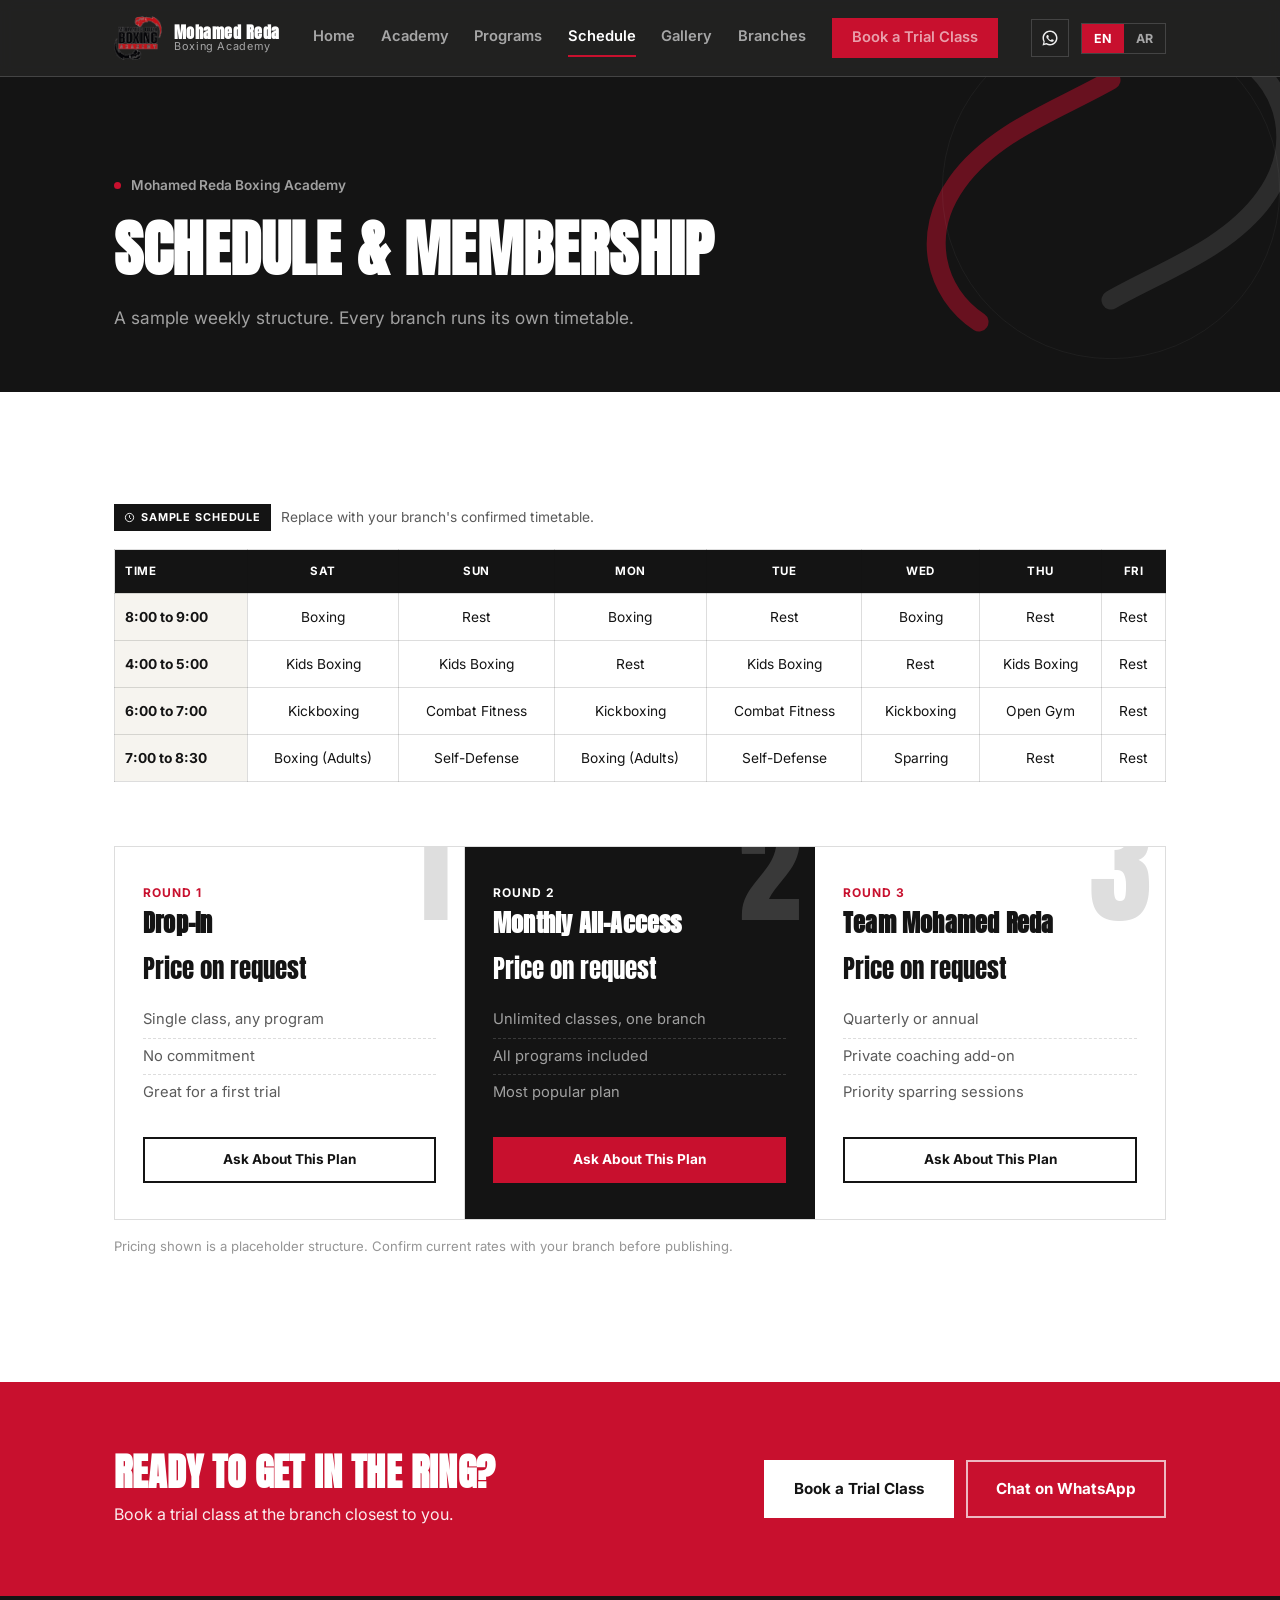
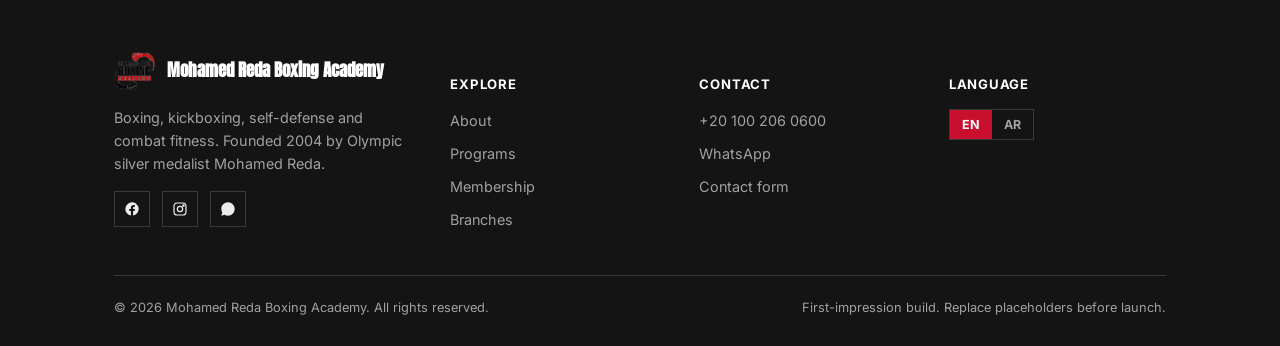
<file: schedule.html>
<!DOCTYPE html>
<html lang="en" data-lang="en" data-title-en="Schedule &amp; Membership | Mohamed Reda Boxing Academy" data-title-ar="الجدول والاشتراكات | أكاديمية محمد رضا للملاكمة">
<head>
<meta charset="UTF-8">
<meta name="viewport" content="width=device-width, initial-scale=1.0">
<title>Schedule &amp; Membership | Mohamed Reda Boxing Academy</title>
<meta name="description" content="Weekly class schedule and membership options at Mohamed Reda Boxing Academy.">
<meta name="theme-color" content="#141414">
<meta property="og:type" content="website">
<meta property="og:site_name" content="Mohamed Reda Boxing Academy">
<meta property="og:title" content="Schedule &amp; Membership | Mohamed Reda Boxing Academy">
<meta property="og:description" content="Weekly class schedule and membership options at Mohamed Reda Boxing Academy.">
<meta property="og:locale" content="en_US">
<meta property="og:locale:alternate" content="ar_EG">
<meta name="twitter:card" content="summary_large_image">
<!-- PLACEHOLDER: add og:image and og:url once the final address and a hero photo exist -->
<link rel="icon" type="image/png" href="assets/favicon-32.png">
<link rel="apple-touch-icon" href="assets/apple-touch-icon.png">
<script>(function(){try{var l=localStorage.getItem('mra-lang');if(l==='ar'||l==='en'){var h=document.documentElement;h.setAttribute('data-lang',l);h.setAttribute('lang',l);}}catch(e){}})();</script>
<link rel="preconnect" href="https://fonts.googleapis.com">
<link rel="preconnect" href="https://fonts.gstatic.com" crossorigin>
<link rel="stylesheet" href="https://fonts.googleapis.com/css2?family=Anton&family=Inter:wght@400;500;600;700;800&family=Cairo:wght@400;500;600;700;800;900&display=swap" media="print" onload="this.media='all'">
<noscript><link rel="stylesheet" href="https://fonts.googleapis.com/css2?family=Anton&family=Inter:wght@400;500;600;700;800&family=Cairo:wght@400;500;600;700;800;900&display=swap"></noscript>
<link rel="stylesheet" href="assets/style.css">

</head>
<body class="has-mobile-bar">
<a class="skip-link" href="#main">
  <span class="lang-en">Skip to content</span><span class="lang-ar">تخطَّ إلى المحتوى</span>
</a>

<!-- ==========================================================================
     HEADER
     ========================================================================== -->
<header class="site-header">
  <div class="wrap">
    <a href="index.html" class="brand">
      <img src="assets/logo.png" alt="Mohamed Reda Boxing Academy logo">
      <span class="brand-word"><b class="lang-en">Mohamed Reda</b><b class="lang-ar">أكاديمية محمد رضا</b><span class="lang-en">Boxing Academy</span><span class="lang-ar">للملاكمة</span></span>
    </a>
    <nav class="main-nav" id="main-nav">
      <a href="index.html"><span class="lang-en">Home</span><span class="lang-ar">الرئيسية</span></a>
      <a href="about.html"><span class="lang-en">Academy</span><span class="lang-ar">الأكاديمية</span></a>
      <a href="programs.html"><span class="lang-en">Programs</span><span class="lang-ar">البرامج</span></a>
      <a href="schedule.html" aria-current="page"><span class="lang-en">Schedule</span><span class="lang-ar">الجدول</span></a>
      <a href="gallery.html"><span class="lang-en">Gallery</span><span class="lang-ar">الصور</span></a>
      <a href="branches.html"><span class="lang-en">Branches</span><span class="lang-ar">الفروع</span></a>
      <a href="contact.html" class="btn btn--primary btn--sm"><span class="lang-en">Book a Trial Class</span><span class="lang-ar">احجز حصة تجريبية</span></a>
    </nav>
    <div class="header-actions">
      <a class="whatsapp-icon" href="https://wa.me/201002060600" aria-label="WhatsApp" target="_blank" rel="noopener">
        <svg viewBox="0 0 24 24" width="18" height="18" fill="currentColor" aria-hidden="true"><path d="M12 2C6.48 2 2 6.48 2 12c0 1.85.5 3.58 1.36 5.07L2 22l5.06-1.33A9.94 9.94 0 0 0 12 22c5.52 0 10-4.48 10-10S17.52 2 12 2zm0 18c-1.6 0-3.1-.44-4.38-1.2l-.31-.19-3.01.79.8-2.93-.2-.3A7.94 7.94 0 0 1 4 12c0-4.41 3.59-8 8-8s8 3.59 8 8-3.59 8-8 8zm4.4-5.6c-.24-.12-1.42-.7-1.64-.78-.22-.08-.38-.12-.54.12-.16.24-.62.78-.76.94-.14.16-.28.18-.52.06-.24-.12-1.01-.37-1.92-1.18-.71-.63-1.19-1.42-1.33-1.66-.14-.24-.01-.37.11-.49.11-.11.24-.28.36-.42.12-.14.16-.24.24-.4.08-.16.04-.3-.02-.42-.06-.12-.54-1.3-.74-1.78-.19-.46-.39-.4-.54-.4-.14 0-.3-.02-.46-.02s-.42.06-.64.3c-.22.24-.84.82-.84 2s.86 2.32.98 2.48c.12.16 1.7 2.6 4.12 3.64.58.25 1.03.4 1.38.51.58.18 1.11.16 1.53.1.47-.07 1.42-.58 1.62-1.14.2-.56.2-1.04.14-1.14-.06-.1-.22-.16-.46-.28z"/></svg>
      </a>
      <div class="lang-switch" role="group" aria-label="Language">
        <button type="button" data-set-lang="en" aria-pressed="true">EN</button>
        <button type="button" data-set-lang="ar" aria-pressed="false">AR</button>
      </div>
      <button class="nav-toggle" id="navToggle" aria-expanded="false" aria-controls="main-nav" aria-label="Menu">
        <svg width="18" height="18" viewBox="0 0 24 24" fill="none" stroke="currentColor" stroke-width="2" aria-hidden="true"><path d="M3 6h18M3 12h18M3 18h18"/></svg>
      </button>
    </div>
  </div>
</header>
<main id="main">
<section class="page-banner">
  <div class="banner-graphic" aria-hidden="true"><svg viewBox="0 0 600 600" fill="none" xmlns="http://www.w3.org/2000/svg"><path d="M120 480C60 440 40 360 90 290C140 220 230 190 300 150" stroke="#c8102e" stroke-width="26" stroke-linecap="round" opacity="0.55"/><path d="M480 120C540 160 560 240 510 310C460 380 370 410 300 450" stroke="#ffffff" stroke-width="26" stroke-linecap="round" opacity="0.12"/><circle cx="300" cy="300" r="230" stroke="#ffffff" stroke-width="1" opacity="0.08"/></svg></div>
  <div class="wrap">
    <p class="hero-kicker"><span class="dot"></span><span class="lang-en">Mohamed Reda Boxing Academy</span><span class="lang-ar">أكاديمية محمد رضا للملاكمة</span></p>
    <h1><span class="lang-en">Schedule &amp; Membership</span><span class="lang-ar">الجدول والاشتراكات</span></h1>
    <p class="lede"><span class="lang-en">A sample weekly structure. Every branch runs its own timetable.</span>
      <span class="lang-ar">جدول أسبوعي نموذجي. لكل فرع مواعيده الخاصة.</span></p>
  </div>
</section>
<section class="section" style="background:var(--white);" id="schedule">
  <div class="wrap">

    <div class="sched-note">
      <span class="tag-coming-soon"><svg viewBox="0 0 24 24" fill="none" stroke="currentColor" stroke-width="2"><circle cx="12" cy="12" r="9"/><path d="M12 7v5l3 3"/></svg><span class="lang-en">Sample schedule</span><span class="lang-ar">جدول نموذجي</span></span>
      <span><span class="lang-en">Replace with your branch's confirmed timetable.</span><span class="lang-ar">استبدله بالجدول المؤكد الخاص بفرعك.</span></span>
    </div>

    <p class="swipe-hint"><span class="lang-en">Swipe sideways to see every day.</span><span class="lang-ar">اسحب جانبًا لعرض كل الأيام.</span></p>
    <div class="timetable-scroll">
      <table class="timetable">
        <thead>
          <tr>
            <th><span class="lang-en">Time</span><span class="lang-ar">الوقت</span></th>
            <th><span class="lang-en">Sat</span><span class="lang-ar">سبت</span></th>
            <th><span class="lang-en">Sun</span><span class="lang-ar">أحد</span></th>
            <th><span class="lang-en">Mon</span><span class="lang-ar">إثنين</span></th>
            <th><span class="lang-en">Tue</span><span class="lang-ar">ثلاثاء</span></th>
            <th><span class="lang-en">Wed</span><span class="lang-ar">أربعاء</span></th>
            <th><span class="lang-en">Thu</span><span class="lang-ar">خميس</span></th>
            <th><span class="lang-en">Fri</span><span class="lang-ar">جمعة</span></th>
          </tr>
        </thead>
        <tbody>
          <tr>
            <td><span class="lang-en">8:00 to 9:00</span><span class="lang-ar">٨:٠٠ إلى ٩:٠٠</span></td>
            <td><span class="lang-en">Boxing</span><span class="lang-ar">ملاكمة</span></td><td><span class="lang-en">Rest</span><span class="lang-ar">راحة</span></td>
            <td><span class="lang-en">Boxing</span><span class="lang-ar">ملاكمة</span></td><td><span class="lang-en">Rest</span><span class="lang-ar">راحة</span></td>
            <td><span class="lang-en">Boxing</span><span class="lang-ar">ملاكمة</span></td><td><span class="lang-en">Rest</span><span class="lang-ar">راحة</span></td><td><span class="lang-en">Rest</span><span class="lang-ar">راحة</span></td>
          </tr>
          <tr>
            <td><span class="lang-en">4:00 to 5:00</span><span class="lang-ar">٤:٠٠ إلى ٥:٠٠</span></td>
            <td><span class="lang-en">Kids Boxing</span><span class="lang-ar">ملاكمة أطفال</span></td>
            <td><span class="lang-en">Kids Boxing</span><span class="lang-ar">ملاكمة أطفال</span></td><td><span class="lang-en">Rest</span><span class="lang-ar">راحة</span></td>
            <td><span class="lang-en">Kids Boxing</span><span class="lang-ar">ملاكمة أطفال</span></td><td><span class="lang-en">Rest</span><span class="lang-ar">راحة</span></td>
            <td><span class="lang-en">Kids Boxing</span><span class="lang-ar">ملاكمة أطفال</span></td><td><span class="lang-en">Rest</span><span class="lang-ar">راحة</span></td>
          </tr>
          <tr>
            <td><span class="lang-en">6:00 to 7:00</span><span class="lang-ar">٦:٠٠ إلى ٧:٠٠</span></td>
            <td><span class="lang-en">Kickboxing</span><span class="lang-ar">كيك بوكسينج</span></td>
            <td><span class="lang-en">Combat Fitness</span><span class="lang-ar">لياقة قتالية</span></td>
            <td><span class="lang-en">Kickboxing</span><span class="lang-ar">كيك بوكسينج</span></td>
            <td><span class="lang-en">Combat Fitness</span><span class="lang-ar">لياقة قتالية</span></td>
            <td><span class="lang-en">Kickboxing</span><span class="lang-ar">كيك بوكسينج</span></td>
            <td><span class="lang-en">Open Gym</span><span class="lang-ar">صالة مفتوحة</span></td><td><span class="lang-en">Rest</span><span class="lang-ar">راحة</span></td>
          </tr>
          <tr>
            <td><span class="lang-en">7:00 to 8:30</span><span class="lang-ar">٧:٠٠ إلى ٨:٣٠</span></td>
            <td><span class="lang-en">Boxing (Adults)</span><span class="lang-ar">ملاكمة (كبار)</span></td>
            <td><span class="lang-en">Self-Defense</span><span class="lang-ar">دفاع عن النفس</span></td>
            <td><span class="lang-en">Boxing (Adults)</span><span class="lang-ar">ملاكمة (كبار)</span></td>
            <td><span class="lang-en">Self-Defense</span><span class="lang-ar">دفاع عن النفس</span></td>
            <td><span class="lang-en">Sparring</span><span class="lang-ar">مبارزة تدريبية</span></td><td><span class="lang-en">Rest</span><span class="lang-ar">راحة</span></td><td><span class="lang-en">Rest</span><span class="lang-ar">راحة</span></td>
          </tr>
        </tbody>
      </table>
    </div>

    <div class="rounds">
      <div class="round">
        <div class="bignum">1</div>
        <div class="rlabel"><span class="lang-en">Round 1</span><span class="lang-ar">الجولة الأولى</span></div>
        <h3><span class="lang-en">Drop-In</span><span class="lang-ar">حصة واحدة</span></h3>
        <div class="price"><span class="lang-en">Price on request</span><span class="lang-ar">السعر عند الطلب</span></div>
        <ul>
          <li><span class="lang-en">Single class, any program</span><span class="lang-ar">حصة واحدة، أي برنامج</span></li>
          <li><span class="lang-en">No commitment</span><span class="lang-ar">بدون التزام</span></li>
          <li><span class="lang-en">Great for a first trial</span><span class="lang-ar">مثالية للتجربة الأولى</span></li>
        </ul>
        <a href="contact.html" class="btn btn--outline btn--block btn--sm"><span class="lang-en">Ask About This Plan</span><span class="lang-ar">اسأل عن هذه الباقة</span></a>
      </div>
      <div class="round is-featured">
        <div class="bignum">2</div>
        <div class="rlabel"><span class="lang-en">Round 2</span><span class="lang-ar">الجولة الثانية</span></div>
        <h3><span class="lang-en">Monthly All-Access</span><span class="lang-ar">اشتراك شهري شامل</span></h3>
        <div class="price"><span class="lang-en">Price on request</span><span class="lang-ar">السعر عند الطلب</span></div>
        <ul>
          <li><span class="lang-en">Unlimited classes, one branch</span><span class="lang-ar">حصص غير محدودة في فرع واحد</span></li>
          <li><span class="lang-en">All programs included</span><span class="lang-ar">جميع البرامج مشمولة</span></li>
          <li><span class="lang-en">Most popular plan</span><span class="lang-ar">الباقة الأكثر طلبًا</span></li>
        </ul>
        <a href="contact.html" class="btn btn--primary btn--block btn--sm"><span class="lang-en">Ask About This Plan</span><span class="lang-ar">اسأل عن هذه الباقة</span></a>
      </div>
      <div class="round">
        <div class="bignum">3</div>
        <div class="rlabel"><span class="lang-en">Round 3</span><span class="lang-ar">الجولة الثالثة</span></div>
        <h3><span class="lang-en">Team Mohamed Reda</span><span class="lang-ar">فريق محمد رضا</span></h3>
        <div class="price"><span class="lang-en">Price on request</span><span class="lang-ar">السعر عند الطلب</span></div>
        <ul>
          <li><span class="lang-en">Quarterly or annual</span><span class="lang-ar">ربع سنوي أو سنوي</span></li>
          <li><span class="lang-en">Private coaching add-on</span><span class="lang-ar">إضافة تدريب خاص</span></li>
          <li><span class="lang-en">Priority sparring sessions</span><span class="lang-ar">أولوية في حصص المبارزة</span></li>
        </ul>
        <a href="contact.html" class="btn btn--outline btn--block btn--sm"><span class="lang-en">Ask About This Plan</span><span class="lang-ar">اسأل عن هذه الباقة</span></a>
      </div>
    </div>
    <p style="font-size:.82rem; color:var(--ink-45); margin-top:16px;"><span class="lang-en">Pricing shown is a placeholder structure. Confirm current rates with your branch before publishing.</span><span class="lang-ar">الأسعار المعروضة هيكل مبدئي فقط. يُرجى تأكيد الأسعار الحالية مع فرعك قبل النشر.</span></p>
  </div>
</section>
<section class="cta-band">
  <div class="wrap">
    <div>
      <h2><span class="lang-en">Ready to get in the ring?</span><span class="lang-ar">جاهز لدخول الحلبة؟</span></h2>
      <p><span class="lang-en">Book a trial class at the branch closest to you.</span><span class="lang-ar">احجز حصة تجريبية في أقرب فرع إليك.</span></p>
    </div>
    <div class="cta-actions">
      <a href="contact.html" class="btn btn--white"><span class="lang-en">Book a Trial Class</span><span class="lang-ar">احجز حصة تجريبية</span></a>
      <a href="https://wa.me/201002060600" target="_blank" rel="noopener" class="btn btn--ghost-white"><span class="lang-en">Chat on WhatsApp</span><span class="lang-ar">راسلنا على واتساب</span></a>
    </div>
  </div>
</section>
</main>

<footer class="site-footer">
  <div class="wrap">
    <div class="footer-grid">
      <div>
        <div class="footer-brand">
          <img src="assets/logo.png" alt="Mohamed Reda Boxing Academy logo">
          <b class="lang-en">Mohamed Reda Boxing Academy</b><b class="lang-ar">أكاديمية محمد رضا للملاكمة</b>
        </div>
        <p><span class="lang-en">Boxing, kickboxing, self-defense and combat fitness. Founded 2004 by Olympic silver medalist Mohamed Reda.</span>
        <span class="lang-ar">الملاكمة والكيك بوكسينج والدفاع عن النفس واللياقة القتالية. تأسست عام ٢٠٠٤ على يد حامل الميدالية الأولمبية الفضية محمد رضا.</span></p>
        <div class="social-row">
          <a href="https://www.facebook.com/BoxingAcademy.eg" target="_blank" rel="noopener" aria-label="Facebook"><svg width="16" height="16" viewBox="0 0 24 24" fill="currentColor"><path d="M22 12a10 10 0 1 0-11.6 9.9v-7H7.9V12h2.5V9.8c0-2.5 1.5-3.9 3.8-3.9 1.1 0 2.2.2 2.2.2v2.4h-1.2c-1.2 0-1.6.8-1.6 1.6V12h2.8l-.4 2.9h-2.4v7A10 10 0 0 0 22 12z"/></svg></a>
          <a href="https://www.instagram.com/boxingacademy.eg" target="_blank" rel="noopener" aria-label="Instagram"><svg width="16" height="16" viewBox="0 0 24 24" fill="none" stroke="currentColor" stroke-width="1.8"><rect x="3" y="3" width="18" height="18" rx="5"/><circle cx="12" cy="12" r="4"/><circle cx="17.2" cy="6.8" r="1"/></svg></a>
          <a href="https://wa.me/201002060600" target="_blank" rel="noopener" aria-label="WhatsApp"><svg width="16" height="16" viewBox="0 0 24 24" fill="currentColor"><path d="M12 2C6.48 2 2 6.48 2 12c0 1.85.5 3.58 1.36 5.07L2 22l5.06-1.33A9.94 9.94 0 0 0 12 22c5.52 0 10-4.48 10-10S17.52 2 12 2z"/></svg></a>
        </div>
      </div>
      <div class="footer-col">
        <h5><span class="lang-en">Explore</span><span class="lang-ar">تصفح</span></h5>
        <ul>
          <li><a href="about.html"><span class="lang-en">About</span><span class="lang-ar">من نحن</span></a></li>
          <li><a href="programs.html"><span class="lang-en">Programs</span><span class="lang-ar">البرامج</span></a></li>
          <li><a href="schedule.html"><span class="lang-en">Membership</span><span class="lang-ar">الاشتراكات</span></a></li>
          <li><a href="branches.html"><span class="lang-en">Branches</span><span class="lang-ar">الفروع</span></a></li>
        </ul>
      </div>
      <div class="footer-col">
        <h5><span class="lang-en">Contact</span><span class="lang-ar">تواصل</span></h5>
        <ul>
          <li><a href="tel:+201002060600">+20 100 206 0600</a></li>
          <li><a href="https://wa.me/201002060600" target="_blank" rel="noopener">WhatsApp</a></li>
          <li><a href="contact.html"><span class="lang-en">Contact form</span><span class="lang-ar">نموذج التواصل</span></a></li>
        </ul>
      </div>
      <div class="footer-col">
        <h5><span class="lang-en">Language</span><span class="lang-ar">اللغة</span></h5>
        <div class="lang-switch" style="border-color:var(--on-ink-20);">
          <button type="button" data-set-lang="en" aria-pressed="true">EN</button>
          <button type="button" data-set-lang="ar" aria-pressed="false">AR</button>
        </div>
      </div>
    </div>
    <div class="footer-bottom">
      <span><span class="lang-en">&copy; <span id="year"></span> Mohamed Reda Boxing Academy. All rights reserved.</span><span class="lang-ar">© <span id="year2"></span> أكاديمية محمد رضا للملاكمة. جميع الحقوق محفوظة.</span></span>
      <span><span class="lang-en">First-impression build. Replace placeholders before launch.</span><span class="lang-ar">نسخة أولية. يُرجى استبدال العناصر المؤقتة قبل الإطلاق.</span></span>
    </div>
  </div>
</footer>
<div class="mobile-bar">
  <a href="contact.html" class="btn btn--primary"><span class="lang-en">Book a Trial Class</span><span class="lang-ar">احجز حصة تجريبية</span></a>
  <a href="https://wa.me/201002060600" target="_blank" rel="noopener" class="btn btn--wa" aria-label="WhatsApp">
    <svg viewBox="0 0 24 24" width="22" height="22" fill="currentColor" aria-hidden="true"><path d="M12 2C6.48 2 2 6.48 2 12c0 1.85.5 3.58 1.36 5.07L2 22l5.06-1.33A9.94 9.94 0 0 0 12 22c5.52 0 10-4.48 10-10S17.52 2 12 2zm0 18c-1.6 0-3.1-.44-4.38-1.2l-.31-.19-3.01.79.8-2.93-.2-.3A7.94 7.94 0 0 1 4 12c0-4.41 3.59-8 8-8s8 3.59 8 8-3.59 8-8 8zm4.4-5.6c-.24-.12-1.42-.7-1.64-.78-.22-.08-.38-.12-.54.12-.16.24-.62.78-.76.94-.14.16-.28.18-.52.06-.24-.12-1.01-.37-1.92-1.18-.71-.63-1.19-1.42-1.33-1.66-.14-.24-.01-.37.11-.49.11-.11.24-.28.36-.42.12-.14.16-.24.24-.4.08-.16.04-.3-.02-.42-.06-.12-.54-1.3-.74-1.78-.19-.46-.39-.4-.54-.4-.14 0-.3-.02-.46-.02s-.42.06-.64.3c-.22.24-.84.82-.84 2s.86 2.32.98 2.48c.12.16 1.7 2.6 4.12 3.64.58.25 1.03.4 1.38.51.58.18 1.11.16 1.53.1.47-.07 1.42-.58 1.62-1.14.2-.56.2-1.04.14-1.14-.06-.1-.22-.16-.46-.28z"/></svg>
  </a>
</div>
<script src="assets/data.js" defer></script>
<script src="assets/main.js" defer></script>
</body>
</html>
</file>
<file: assets/style.css>
/* ==========================================================================
   DESIGN TOKENS: sampled from the official logo. Update here if the club
   provides exact brand hex codes later; every color/type reference below
   flows from these variables.
   ========================================================================== */
:root{
  --ink:#141414;
  --ink-88: rgba(20,20,20,.88);
  --ink-70: rgba(20,20,20,.7);
  --ink-45: rgba(20,20,20,.45);
  --ink-14: rgba(20,20,20,.14);
  --red:#c8102e;
  --red-dark:#95081f;
  --paper:#f6f4ef;
  --white:#ffffff;
  --on-ink: rgba(255,255,255,.92);
  --on-ink-60: rgba(255,255,255,.6);
  --on-ink-20: rgba(255,255,255,.16);
  --font-display:'Anton', 'Cairo', sans-serif;
  --font-body:'Inter', 'Cairo', sans-serif;
  --container: 1180px;
  --gutter: clamp(20px, 5vw, 64px);
  --ease: cubic-bezier(.2,.7,.2,1);
}
html[data-lang="ar"]{
  --font-display:'Cairo','Anton', sans-serif;
  --font-body:'Cairo', sans-serif;
}

*,*::before,*::after{ box-sizing:border-box; }
html{ scroll-behavior:smooth; }
@media (prefers-reduced-motion: reduce){
  html{ scroll-behavior:auto; }
  *,*::before,*::after{ animation-duration:.001ms !important; animation-iteration-count:1 !important; transition-duration:.001ms !important; }
}
body{
  margin:0; background:var(--paper); color:var(--ink);
  font-family:var(--font-body); font-size:16px; line-height:1.6;
  -webkit-font-smoothing:antialiased;
  overflow-x:hidden; /* safety net: nothing should cause horizontal scroll, but decorative absolutely-positioned graphics make this cheap insurance */
}
html[data-lang="ar"]{ direction:rtl; }
html[data-lang="ar"] body{ font-size:16.5px; }

img{ max-width:100%; display:block; }
a{ color:inherit; }
button{ font-family:inherit; }

/* language toggling -------------------------------------------------- */
/* !important is deliberate here: this toggle must always win over any
   component-specific "display" rule elsewhere (e.g. ".hero h1 span.block"
   sets display:block and has higher specificity than this selector alone,
   which was letting both languages render stacked at once in the hero). */
html[data-lang="en"] .lang-ar{ display:none !important; }
html[data-lang="ar"] .lang-en{ display:none !important; }

.wrap{ max-width:var(--container); margin-inline:auto; padding-inline:var(--gutter); }

h1,h2,h3,h4{ font-family:var(--font-display); margin:0; line-height:1.15; letter-spacing:.2px; }
html[data-lang="ar"] h1, html[data-lang="ar"] h2, html[data-lang="ar"] h3, html[data-lang="ar"] h4{ letter-spacing:0; line-height:1.5; }
/* Arabic script reads taller than the Latin headline font at the same
   line-height, so headings need a bigger gap to whatever follows them too
   (headings themselves carry margin:0, so this is the only source of that gap). */
html[data-lang="ar"] .section-head p{ margin-top:22px; }
html[data-lang="ar"] .hero p.lede{ margin-top:32px; }
html[data-lang="ar"] .hero-kicker{ margin-bottom:24px; }

.eyebrow{ /* used ONLY for the two true labels below: section kicker text is intentionally plain, this class exists for numeric/stat labels */
  font-size:.72rem; letter-spacing:.14em; text-transform:uppercase; color:var(--red); font-weight:700;
}

.section{ padding-block: clamp(56px, 9vw, 112px); }
/* Anchor-jump targets must clear the 76px sticky header, or the section
   heading lands tight against (or under) the nav bar when a person clicks
   a nav link or gets a direct #section link. */
section[id]{ scroll-margin-top: 92px; }
.section-head{ max-width:640px; margin-bottom:clamp(28px,5vw,52px); }
.section-head h2{ font-size:clamp(1.9rem, 4vw, 2.9rem); }
.section-head p{ color:var(--ink-70); font-size:1.05rem; margin-top:14px; }
.section--ink{ background:var(--ink); color:var(--on-ink); }
.section--ink .section-head p{ color:var(--on-ink-60); }

.btn{
  display:inline-flex; align-items:center; gap:.5em; justify-content:center;
  padding: 15px 28px; font-weight:700; font-size:.95rem;
  border:2px solid transparent; cursor:pointer; text-decoration:none;
  transition: background-color .18s var(--ease), color .18s var(--ease), border-color .18s var(--ease);
  white-space:nowrap;
}
.btn--primary{ background:var(--red); color:var(--white); }
.btn--primary:hover{ background:var(--red-dark); }
.btn--ghost-ink{ border-color: var(--on-ink-20); color:var(--on-ink); background:transparent; }
.btn--ghost-ink:hover{ border-color:var(--white); }
.btn--outline{ border-color: var(--ink); color:var(--ink); background:transparent; }
.btn--outline:hover{ background:var(--ink); color:var(--white); }
.btn--sm{ padding:10px 18px; font-size:.85rem; }
.btn--block{ width:100%; }

.tag-coming-soon{
  display:inline-flex; align-items:center; gap:6px;
  font-size:.68rem; font-weight:700; letter-spacing:.08em; text-transform:uppercase;
  background:var(--ink); color:var(--white); padding:5px 10px;
}
.tag-coming-soon svg{ width:11px; height:11px; }

/* ==========================================================================
   HEADER
   ========================================================================== */
.site-header{
  position:sticky; top:0; z-index:50; background:rgba(20,20,20,.94); backdrop-filter:blur(6px);
  border-bottom:1px solid var(--on-ink-20);
}
.site-header .wrap{ display:flex; align-items:center; justify-content:space-between; gap:20px; height:76px; }
.brand{ display:flex; align-items:center; gap:12px; text-decoration:none; flex-shrink:0; }
.brand img{ height:44px; width:auto; }
.brand-word{ display:flex; flex-direction:column; line-height:1.05; color:var(--white); }
.brand-word b{ font-family:var(--font-display); font-size:1rem; letter-spacing:.03em; }
.brand-word span{ font-size:.68rem; color:var(--on-ink-60); letter-spacing:.06em; }

.main-nav{ display:flex; align-items:center; gap:clamp(14px,2vw,28px); }
.main-nav a{ color:var(--on-ink-60); text-decoration:none; font-size:.92rem; font-weight:600; padding-block:6px; border-bottom:2px solid transparent; transition:color .15s, border-color .15s; }
.main-nav a:hover{ color:var(--white); border-color:var(--red); }

.header-actions{ display:flex; align-items:center; gap:12px; }
.lang-switch{ display:flex; border:1px solid var(--on-ink-20); }
.lang-switch button{ background:none; border:none; color:var(--on-ink-60); padding:7px 12px; font-size:.78rem; font-weight:700; cursor:pointer; }
.lang-switch button[aria-pressed="true"]{ background:var(--red); color:var(--white); }
.whatsapp-icon{ display:inline-flex; align-items:center; justify-content:center; width:38px; height:38px; border:1px solid var(--on-ink-20); color:var(--on-ink); text-decoration:none; }
.whatsapp-icon:hover{ border-color:#25D366; color:#25D366; }
.nav-toggle{ display:none; background:none; border:1px solid var(--on-ink-20); color:var(--white); width:42px; height:42px; align-items:center; justify-content:center; cursor:pointer; }

@media (max-width: 980px){
  .main-nav{ position:fixed; inset-inline:0; top:76px; background:var(--ink); flex-direction:column; align-items:stretch; gap:0; padding:8px var(--gutter) 20px; transform:translateY(-8px); opacity:0; pointer-events:none; transition:opacity .18s, transform .18s; border-bottom:1px solid var(--on-ink-20); }
  .main-nav.is-open{ opacity:1; pointer-events:auto; transform:translateY(0); }
  .main-nav a{ padding:14px 0; border-bottom:1px solid var(--on-ink-20); }
  .main-nav a.btn{ padding:14px 20px; border-bottom:none; margin-top:12px; justify-content:center; }
  .nav-toggle{ display:inline-flex; }
  .brand-word{ display:none; }
}

/* ==========================================================================
   HERO: asymmetric, brand-graphic driven (no stock photo available yet)
   ========================================================================== */
.hero{
  position:relative; background:var(--ink); color:var(--white); overflow:hidden;
  padding-block: clamp(64px, 12vw, 120px) 0;
}
.hero .wrap{ position:relative; z-index:2; }
.hero-content{ max-width:760px; }
.hero-graphic{ position:absolute; inset-block-start:-8%; inset-inline-end:-6%; width:min(52vw, 640px); opacity:.9; z-index:1; pointer-events:none; }
.hero-graphic svg{ width:100%; height:auto; }
.hero-kicker{ display:flex; align-items:center; gap:10px; color:var(--on-ink-60); font-size:.85rem; font-weight:600; margin-bottom:18px; }
.hero-kicker span.dot{ width:7px; height:7px; background:var(--red); display:inline-block; border-radius:50%; }
.hero h1{
  font-size: clamp(2.6rem, 6.4vw, 5.1rem); text-transform:uppercase;
  opacity:0; transform:translateY(18px); animation: rise .7s var(--ease) forwards;
}
.hero h1 .line2{ color:var(--red); display:block; margin-top:.12em; }
.hero h1 span.block{ display:block; animation-delay:.12s; }
.hero p.lede{
  margin-top:22px; max-width:46ch; font-size:1.12rem; color:var(--on-ink-60);
  opacity:0; transform:translateY(14px); animation: rise .7s var(--ease) forwards; animation-delay:.28s;
}
.hero-ctas{ display:flex; flex-wrap:wrap; gap:14px; margin-top:34px; opacity:0; transform:translateY(14px); animation: rise .7s var(--ease) forwards; animation-delay:.42s; }
@keyframes rise{ to{ opacity:1; transform:translateY(0); } }

/* Branches strip: sits below the title/subtext/CTAs as a natural continuation,
   not a competing side panel. */
.hero-branches{ margin-top:40px; padding-top:26px; border-top:1px solid var(--on-ink-20); }
.hero-branches__label{ display:block; font-size:.76rem; font-weight:700; text-transform:uppercase; letter-spacing:.06em; color:var(--on-ink-60); margin-bottom:12px; }
.hero-branches__list{ list-style:none; margin:0; padding:0; display:flex; flex-wrap:wrap; gap:10px; }
.hero-branches__list li{ border:1px solid var(--on-ink-20); padding:7px 14px; font-size:.85rem; color:var(--on-ink); }
.hero-branches__list li.is-more{ color:var(--on-ink-60); border-style:dashed; }

/* Tale-of-the-tape stat strip */
.tape{ border-block:1px solid var(--on-ink-20); margin-top:56px; }
.tape .wrap{ display:grid; grid-template-columns:repeat(4,1fr); }
.tape-item{ padding-block:22px; padding-inline-end:28px; border-inline-end:1px solid var(--on-ink-20); }
.tape-item:not(:first-child){ padding-inline-start:28px; }
.tape-item:last-child{ border-inline-end:none; }
.tape-item .eyebrow{ color:var(--on-ink-60); }
.tape-item .val{ font-family:var(--font-display); font-size:clamp(1.3rem,2.4vw,1.9rem); margin-top:6px; text-transform:uppercase; }
.tape-item .sub{ font-size:.82rem; color:var(--on-ink-60); margin-top:2px; }
@media (max-width: 780px){
  .hero-graphic{ inset-block-start:-2%; width:78vw; opacity:.35; }
  .tape .wrap{ grid-template-columns:repeat(2,1fr); }
  .tape-item{ padding-inline:0; padding-block:18px; border-inline-end:none; }
  .tape-item:nth-child(odd){ padding-inline-end:16px; border-inline-end:1px solid var(--on-ink-20); }
  .tape-item:nth-child(even){ padding-inline-start:16px; }
  .tape-item:nth-child(-n+2){ border-block-end:1px solid var(--on-ink-20); }
}
@media (max-width:420px){
  .hero h1{ font-size: clamp(2rem, 11vw, 2.6rem); }
}

/* ==========================================================================
   ABOUT
   ========================================================================== */
.about-grid{ display:grid; grid-template-columns: 1.3fr .9fr; gap:clamp(32px,5vw,72px); align-items:start; }
.about-copy p{ font-size:1.06rem; color:var(--ink-88); margin:0 0 18px; max-width:62ch; }
.about-copy p:first-of-type{ font-size:1.22rem; font-weight:600; }
.record-card{ background:var(--ink); color:var(--white); padding:32px; position:relative; }
.record-card::before{ content:""; position:absolute; inset-block-start:0; inset-inline-start:0; width:6px; height:100%; background:var(--red); }
.record-card h3{ font-size:1.1rem; text-transform:uppercase; margin-bottom:18px; }
.record-row{ display:flex; justify-content:space-between; gap:12px; padding-block:12px; border-block-end:1px solid var(--on-ink-20); font-size:.92rem; }
@media (max-width:480px){
  .record-row{ flex-direction:column; align-items:flex-start; gap:2px; }
  .record-row .v{ text-align:start; }
}
.record-row:last-child{ border-block-end:none; }
.record-row .k{ color:var(--on-ink-60); }
.record-row .v{ font-weight:700; text-align:end; }
@media (max-width:900px){ .about-grid{ grid-template-columns:1fr; } }

/* ==========================================================================
   FOUNDER
   ========================================================================== */
.founder-grid{ display:grid; grid-template-columns: .8fr 1.2fr; gap:clamp(32px,5vw,64px); align-items:start; }
.id-card{ background:var(--white); border:1px solid var(--ink-14); }
.id-photo{ aspect-ratio:4/5; background:
    repeating-linear-gradient(135deg, rgba(20,20,20,.05) 0 12px, transparent 12px 24px), var(--ink);
  position:relative; display:flex; align-items:center; justify-content:center; }
.id-photo svg{ width:46%; opacity:.5; }
.id-photo .tag-coming-soon{ position:absolute; inset-block-end:14px; inset-inline-start:14px; }
.id-info{ padding:20px 22px; }
.id-info .name{ font-family:var(--font-display); font-size:1.3rem; text-transform:uppercase; }
.id-info .role{ color:var(--red); font-weight:700; font-size:.85rem; margin-top:2px; }
.id-info .meta{ margin-top:14px; font-size:.86rem; color:var(--ink-70); display:flex; flex-direction:column; gap:6px; }

.timeline{ list-style:none; margin:0; padding:0; border-inline-start:2px solid var(--ink-14); }
html[data-lang="ar"] .timeline{ border-inline-start:none; border-inline-end:2px solid var(--ink-14); }
.timeline li{ position:relative; padding-inline-start:28px; padding-block-end:30px; }
html[data-lang="ar"] .timeline li{ padding-inline-start:0; padding-inline-end:28px; }
.timeline li::before{ content:""; position:absolute; inset-inline-start:-7px; inset-block-start:4px; width:12px; height:12px; background:var(--red); }
html[data-lang="ar"] .timeline li::before{ inset-inline-start:auto; inset-inline-end:-7px; }
.timeline .yr{ font-family:var(--font-display); color:var(--red); font-size:1.05rem; }
.timeline h4{ font-size:1.08rem; margin-block:4px 6px; }
.timeline p{ color:var(--ink-70); margin:0; max-width:60ch; }
.founder-quote{ margin-top:8px; padding:22px 24px; background:var(--paper); border-inline-start:3px solid var(--red); font-size:1.05rem; font-style:normal; color:var(--ink-88); }
html[data-lang="ar"] .founder-quote{ border-inline-start:none; border-inline-end:3px solid var(--red); }
@media (max-width:860px){
  .founder-grid{ grid-template-columns:1fr; }
  .id-card{ max-width:360px; margin-inline:auto; }
}
@media (max-width:480px){ .id-photo{ aspect-ratio:4/3; } }

/* ==========================================================================
   PROGRAMS: fight-card list, not a card grid
   ========================================================================== */
.fight-card-list{ border-top:1px solid var(--ink-14); }
.program-row{
  display:grid; grid-template-columns: 90px 1.4fr 1.6fr; gap:24px; align-items:center;
  padding-block:26px; border-block-end:1px solid var(--ink-14); border-inline-start:4px solid transparent;
  transition: border-color .15s, background-color .15s;
}
html[data-lang="ar"] .program-row{ border-inline-start:none; border-inline-end:4px solid transparent; }
.program-row:hover{ border-inline-start-color:var(--red); background:rgba(200,16,46,.03); }
html[data-lang="ar"] .program-row:hover{ border-inline-end-color:var(--red); border-inline-start-color:transparent; }
.program-row .num{ font-family:var(--font-display); font-size:1.8rem; color:var(--ink-14); }
.program-row h3{ font-size:1.3rem; }
.program-row .who{ display:flex; gap:8px; flex-wrap:wrap; margin-top:8px; }
.chip{ font-size:.72rem; font-weight:700; text-transform:uppercase; letter-spacing:.04em; padding:4px 9px; border:1px solid var(--ink-14); color:var(--ink-70); }
.program-row p{ margin:0; color:var(--ink-70); font-size:.98rem; }
.program-row .note{ font-size:.78rem; color:var(--ink-45); font-style:italic; grid-column: 2 / -1; margin-top:6px; }
@media (max-width:760px){
  .program-row{ grid-template-columns: 50px 1fr; }
  .program-row p{ grid-column: 2 / -1; }
  .program-row .note{ grid-column: 2/-1; }
}

/* ==========================================================================
   COACHES
   ========================================================================== */
.coach-grid{ display:grid; grid-template-columns:repeat(4,1fr); gap:28px; }
.coach{ text-align:center; }
.coach-badge{ width:118px; height:118px; margin-inline:auto; border-radius:50%; background:var(--ink); display:flex; align-items:center; justify-content:center; position:relative; border:3px solid var(--paper); box-shadow:0 0 0 2px var(--ink-14); }
.coach-badge svg{ width:46%; opacity:.55; }
.coach-badge.is-real{ background:linear-gradient(135deg, var(--red), var(--red-dark)); }
.coach h4{ margin-top:16px; font-size:1.05rem; }
.coach .role{ color:var(--red); font-size:.82rem; font-weight:700; margin-top:2px; }
.coach .bio{ font-size:.86rem; color:var(--ink-70); margin-top:8px; }
@media (max-width:900px){ .coach-grid{ grid-template-columns:repeat(2,1fr); } }
@media (max-width:480px){ .coach-grid{ grid-template-columns:1fr; max-width:280px; margin-inline:auto; } }

/* ==========================================================================
   SCHEDULE + MEMBERSHIP
   ========================================================================== */
.sched-note{ display:flex; align-items:center; gap:10px; font-size:.86rem; color:var(--ink-70); margin-bottom:18px; }
.timetable{ width:100%; min-width:640px; border-collapse:collapse; font-size:.86rem; }
.timetable th, .timetable td{ border:1px solid var(--ink-14); padding:12px 10px; text-align:center; }
.timetable thead th{ background:var(--ink); color:var(--white); font-weight:700; text-transform:uppercase; font-size:.72rem; letter-spacing:.05em; }
.timetable td:first-child, .timetable th:first-child{ text-align:start; background:var(--paper); font-weight:700; white-space:nowrap; }
.timetable-scroll{ overflow-x:auto; }

.rounds{ display:grid; grid-template-columns:repeat(3,1fr); gap:0; margin-top:64px; border:1px solid var(--ink-14); }
.round{ position:relative; padding:36px 28px; border-inline-end:1px solid var(--ink-14); overflow:hidden; }
html[data-lang="ar"] .round{ border-inline-end:none; border-inline-start:1px solid var(--ink-14); }
.round:last-child{ border-inline-end:none; border-inline-start:none; }
.round.is-featured{ background:var(--ink); color:var(--white); }
.round .bignum{ position:absolute; inset-block-start:-.35em; inset-inline-end:.1em; font-family:var(--font-display); font-size:8rem; color:var(--ink-14); z-index:0; line-height:1; }
@media (max-width:480px){ .round .bignum{ font-size:5.5rem; } }
.round.is-featured .bignum{ color:var(--on-ink-20); }
.round > *{ position:relative; z-index:1; }
.round .rlabel{ font-size:.75rem; text-transform:uppercase; letter-spacing:.08em; font-weight:700; color:var(--red); }
.round.is-featured .rlabel{ color:var(--white); }  /* red-on-ink fails AA at this size; swap to white for contrast */
.round h3{ font-size:1.5rem; margin-top:8px; }
.round .price{ font-family:var(--font-display); font-size:clamp(1.15rem, 2.3vw, 1.55rem); margin-top:16px; line-height:1.25; }
.round.is-featured .price{ color:var(--white); }
.round ul{ list-style:none; margin:18px 0 26px; padding:0; font-size:.92rem; }
.round.is-featured ul{ color:var(--on-ink-60); }
.round:not(.is-featured) ul{ color:var(--ink-70); }
.round li{ padding-block:6px; border-block-end:1px dashed var(--ink-14); }
.round.is-featured li{ border-block-end:1px dashed var(--on-ink-20); }
.round li:last-child{ border-block-end:none; }
@media (max-width:900px){ .rounds{ grid-template-columns:1fr; } .round{ border-inline-end:none !important; border-inline-start:none !important; border-block-end:1px solid var(--ink-14); } }

/* ==========================================================================
   GALLERY
   ========================================================================== */
.gallery-grid{ display:grid; grid-template-columns:repeat(4,1fr); grid-auto-rows:190px; gap:10px; }
.gallery-grid > *:nth-child(5n+1){ grid-column:span 2; grid-row:span 2; }
.g-tile{ position:relative; overflow:hidden; background:var(--ink); display:flex; align-items:center; justify-content:center; cursor:pointer; border:none; padding:0; }
.g-tile img{ width:100%; height:100%; object-fit:contain; background:var(--white); padding:10px; }
.g-tile.placeholder{ background:
  repeating-linear-gradient(45deg, rgba(255,255,255,.03) 0 10px, transparent 10px 20px), var(--ink); }
.g-tile.placeholder svg{ width:34%; opacity:.35; }
.g-tile .tag-coming-soon{ position:absolute; inset-block-end:10px; inset-inline-start:10px; }
.g-tile figcaption{ position:absolute; inset-block-end:0; inset-inline:0; padding:10px 12px; background:linear-gradient(to top, rgba(0,0,0,.75), transparent); color:var(--white); font-size:.78rem; text-align:start; }
@media (max-width:860px){ .gallery-grid{ grid-template-columns:repeat(2,1fr); } .gallery-grid > *:nth-child(5n+1){ grid-column:span 2; grid-row:span 1; } }

/* Lightbox */
.lightbox{ position:fixed; inset:0; background:rgba(10,10,10,.92); display:none; align-items:center; justify-content:center; z-index:200; padding:32px; }
.lightbox.is-open{ display:flex; }
.lightbox img{ max-height:86vh; max-width:min(900px,90vw); background:var(--white); padding:16px; }
.lightbox-close{ position:absolute; top:20px; inset-inline-end:24px; background:none; border:1px solid var(--on-ink-20); color:var(--white); width:42px; height:42px; cursor:pointer; }

/* ==========================================================================
   ACHIEVEMENTS
   ========================================================================== */
.ach-list{ display:grid; gap:0; border-top:1px solid var(--on-ink-20); }
.ach-row{ display:grid; grid-template-columns:120px 1fr; gap:24px; padding-block:24px; border-block-end:1px solid var(--on-ink-20); }
.ach-row .yr{ font-family:var(--font-display); font-size:1.6rem; color:var(--red); }
.ach-row h4{ font-size:1.1rem; }
.ach-row p{ color:var(--on-ink-60); margin:6px 0 0; max-width:64ch; }
.ach-row.is-placeholder h4{ color:var(--on-ink-60); }

/* ==========================================================================
   TESTIMONIALS: honest empty state, not fabricated quotes
   ========================================================================== */
.empty-state{ text-align:center; max-width:520px; margin-inline:auto; padding:56px 24px; border:1px dashed var(--ink-14); }
.empty-state svg{ width:44px; margin-inline:auto 18px; opacity:.5; }
.empty-state h3{ font-size:1.4rem; }
.empty-state p{ color:var(--ink-70); margin-top:10px; }
.empty-state .btn{ margin-top:20px; }

/* ==========================================================================
   NEWS
   ========================================================================== */
.news-empty{ display:flex; align-items:center; gap:20px; flex-wrap:wrap; padding:30px; border:1px solid var(--ink-14); }
.news-empty .icon{ width:52px; height:52px; background:var(--ink); color:var(--white); display:flex; align-items:center; justify-content:center; flex-shrink:0; }
.news-empty .icon svg{ width:24px; height:24px; }

/* ==========================================================================
   BRANCHES: a directory grid. Unlike Programs/Testimonials, these are
   genuinely 8 parallel, identically-shaped entities, so a uniform card grid
   is the right pattern here rather than a cliché.
   ========================================================================== */
.branch-grid{
  display:grid; grid-template-columns:repeat(4,1fr); gap:1px;
  background:var(--on-ink-20); border:1px solid var(--on-ink-20);
}
.branch-card{
  background:#1c1c1c; padding:28px 24px; display:flex; flex-direction:column; gap:14px; min-height:100%;
}
.branch-card .bnum{ font-family:var(--font-display); font-size:.82rem; color:var(--red); letter-spacing:.04em; }
.branch-card h3{ font-size:1.15rem; text-transform:uppercase; line-height:1.2; }
.branch-card .baddr{ color:var(--on-ink-60); font-size:.86rem; flex:1; line-height:1.5; }
.branch-phones{ display:flex; flex-direction:column; gap:6px; font-size:.86rem; }
.branch-phones a{ color:var(--on-ink); text-decoration:none; }
.branch-phones a:hover{ color:var(--red); }
.branch-cta{ display:flex; gap:8px; flex-wrap:wrap; margin-top:4px; }
@media (max-width:980px){ .branch-grid{ grid-template-columns:repeat(2,1fr); } }
@media (max-width:560px){ .branch-grid{ grid-template-columns:1fr; } }

/* ==========================================================================
   CONTACT FORM
   ========================================================================== */
.contact-grid{ display:grid; grid-template-columns:1fr 1fr; gap:clamp(32px,5vw,64px); margin-top:70px; align-items:start; }
@media (max-width:860px){ .contact-grid{ grid-template-columns:1fr; margin-top:40px; } }
.field{ margin-bottom:18px; }
.field label{ display:block; font-size:.85rem; font-weight:600; margin-bottom:6px; }
.field input, .field select, .field textarea{
  width:100%; padding:13px 14px; border:1px solid var(--ink-14); background:var(--white);
  font-family:inherit; font-size:.95rem; color:var(--ink);
}
.field input:focus, .field select:focus, .field textarea:focus{ outline:2px solid var(--red); outline-offset:1px; }
.form-success{ display:none; padding:18px 20px; background:var(--ink); color:var(--white); align-items:center; gap:12px; }
.form-success.is-shown{ display:flex; }
.hours-table{ width:100%; border-collapse:collapse; font-size:.9rem; margin-top:14px; }
.hours-table td{ padding:8px 0; border-block-end:1px solid var(--ink-14); }
.hours-table td:last-child{ text-align:end; color:var(--ink-70); }

/* ==========================================================================
   FOOTER
   ========================================================================== */
.site-footer{ background:var(--ink); color:var(--on-ink-60); padding-block:56px 28px; }
.footer-grid{ display:grid; grid-template-columns: 1.4fr 1fr 1fr 1fr; gap:32px; }
.footer-brand{ display:flex; align-items:center; gap:12px; margin-bottom:16px; }
.footer-brand img{ height:38px; }
.footer-brand b{ color:var(--white); font-family:var(--font-display); font-size:1.05rem; }
.site-footer p{ font-size:.9rem; max-width:36ch; }
.footer-col h5{ color:var(--white); font-size:.82rem; text-transform:uppercase; letter-spacing:.06em; margin-bottom:14px; }
.footer-col ul{ list-style:none; margin:0; padding:0; display:flex; flex-direction:column; gap:10px; font-size:.9rem; }
.footer-col a{ text-decoration:none; color:var(--on-ink-60); }
.footer-col a:hover{ color:var(--white); }
.social-row{ display:flex; gap:12px; margin-top:16px; }
.social-row a{ width:36px; height:36px; border:1px solid var(--on-ink-20); display:flex; align-items:center; justify-content:center; text-decoration:none; color:var(--on-ink); }
.social-row a:hover{ border-color:var(--red); color:var(--red); }
.footer-bottom{ margin-top:44px; padding-top:22px; border-top:1px solid var(--on-ink-20); display:flex; justify-content:space-between; flex-wrap:wrap; gap:12px; font-size:.8rem; }
@media (max-width:860px){ .footer-grid{ grid-template-columns:1fr 1fr; } }
@media (max-width:560px){ .footer-grid{ grid-template-columns:1fr; } }

/* Skip link / focus visibility */
.skip-link{ position:absolute; left:-999px; top:auto; background:var(--red); color:#fff; padding:12px 16px; z-index:999; }
.skip-link:focus{ left:16px; top:16px; }
:focus-visible{ outline:3px solid var(--red); outline-offset:2px; }

/* ==========================================================================
   MULTI-PAGE ADDITIONS
   ========================================================================== */

/* Skip link: hidden with a transform, never with a negative left offset.
   In right-to-left pages a left:-999px element extends the scrollable area
   by 999px and the whole page scrolls sideways. */
.skip-link{ left:auto; inset-inline-start:16px; top:16px; transform:translateY(-300%); }
.skip-link:focus{ left:auto; inset-inline-start:16px; top:16px; transform:none; }

/* Stat strip on phones: the desktop rule that indents every item except the
   first would otherwise indent the first item of the second row. */
@media (max-width:780px){
  .tape-item:nth-child(odd){ padding-inline-start:0; }
}

/* Footer language switch hugs its buttons instead of stretching */
.footer-col .lang-switch{ display:inline-flex; }

/* Contrast fixes: these blocks sit on a different background than the
   colours they were first written for. */
.program-row .num{ color:var(--red); }
#achievements .ach-row p{ color:var(--ink-70); }
#achievements .ach-row.is-placeholder h4{ color:var(--ink-70); }
@media (max-width:560px){ .ach-row{ grid-template-columns:76px 1fr; gap:16px; } }

/* Timetable: readable header cell, and a swipe hint plus sticky time column on phones */
.timetable thead th:first-child{ background:var(--ink); color:var(--white); }
.swipe-hint{ display:none; font-size:.8rem; color:var(--ink-70); margin:0 0 8px; }
@media (max-width:780px){
  .swipe-hint{ display:block; }
  .timetable td:first-child, .timetable th:first-child{ position:sticky; inset-inline-start:0; z-index:1; }
}

/* Branch cards are dark: the outline button must be light on them */
.branch-card .btn--outline{ border-color:var(--on-ink-20); color:var(--on-ink); background:transparent; }
.branch-card .btn--outline:hover{ background:var(--white); color:var(--ink); border-color:var(--white); }

/* Active page in the main nav */
.main-nav a[aria-current="page"]{ color:var(--white); border-color:var(--red); }
@media (max-width: 980px){
  .main-nav a[aria-current="page"]{ border-bottom-color:var(--on-ink-20); box-shadow: inset 3px 0 0 var(--red); padding-inline-start:14px; }
  html[data-lang="ar"] .main-nav a[aria-current="page"]{ box-shadow: inset -3px 0 0 var(--red); }
}

/* Hero: "see all branches" chip is a link */
.hero-branches__list li.is-more a{ color:inherit; text-decoration:none; }
.hero-branches__list li.is-more:hover{ border-color:var(--white); color:var(--white); }

/* ---------- Inner page banner ---------- */
.page-banner{
  position:relative; background:var(--ink); color:var(--white); overflow:hidden;
  padding-block: clamp(44px, 7vw, 84px) clamp(36px, 6vw, 60px);
}
.page-banner .wrap{ position:relative; z-index:2; }
.page-banner h1{ font-size:clamp(2.1rem, 5.2vw, 3.9rem); text-transform:uppercase; }
.page-banner .lede{ margin:18px 0 0; max-width:56ch; color:var(--on-ink-60); font-size:1.08rem; }
html[data-lang="ar"] .page-banner .lede{ margin-top:22px; }
.banner-graphic{ position:absolute; inset-block-start:-34%; inset-inline-end:-4%; width:min(38vw, 440px); opacity:.85; z-index:1; pointer-events:none; }
.banner-graphic svg{ width:100%; height:auto; }
/* Banner and a dark first section read as one continuous block */
.page-banner--merge{ padding-bottom:0; }
.page-banner--merge + .section{ padding-top:clamp(28px, 4vw, 44px); }
@media (max-width:640px){ .banner-graphic{ width:62vw; opacity:.3; inset-block-start:-20%; } }

/* The contact grid is first on its page (no section heading above it) */
.contact-grid--first{ margin-top:0; }

/* ---------- Home: programs tiles ---------- */
.prog-grid{ display:grid; grid-template-columns:repeat(3,1fr); gap:1px; background:var(--on-ink-20); border:1px solid var(--on-ink-20); }
.prog-tile{ display:flex; align-items:center; gap:16px; padding:26px 24px; background:var(--ink); color:var(--white); text-decoration:none; transition:background-color .15s; }
.prog-tile:hover{ background:#1d1d1d; }
.prog-tile .num{ font-family:var(--font-display); color:var(--red); font-size:1.05rem; min-width:1.6em; }
.prog-tile .nm{ font-family:var(--font-display); font-size:1.2rem; text-transform:uppercase; flex:1; line-height:1.2; }
html[data-lang="ar"] .prog-tile .nm{ font-size:1.15rem; }
.prog-tile svg{ width:18px; height:18px; opacity:.55; flex-shrink:0; transition:transform .15s, opacity .15s; }
.prog-tile:hover svg{ opacity:1; transform:translateX(4px); }
html[data-lang="ar"] .prog-tile svg{ transform:scaleX(-1); }
html[data-lang="ar"] .prog-tile:hover svg{ transform:scaleX(-1) translateX(4px); }
.section-cta{ margin-top:32px; }
@media (max-width:900px){ .prog-grid{ grid-template-columns:repeat(2,1fr); } }
@media (max-width:520px){ .prog-grid{ grid-template-columns:1fr; } .prog-tile{ padding:20px 18px; } }

/* ---------- Home: branch tiles ---------- */
.branch-tiles{ display:grid; grid-template-columns:repeat(4,1fr); gap:12px; }
.branch-tile{ display:block; padding:20px 18px; background:var(--paper); border:1px solid var(--ink-14); border-inline-start:4px solid var(--red); text-decoration:none; color:var(--ink); transition:background-color .15s, border-color .15s; }
.branch-tile:hover{ background:var(--white); border-color:var(--ink); border-inline-start-color:var(--red); }
.branch-tile .bt-name{ display:block; font-family:var(--font-display); font-size:1.02rem; text-transform:uppercase; line-height:1.25; }
html[data-lang="ar"] .branch-tile .bt-name{ font-size:1.05rem; }
.branch-tile .bt-area{ display:block; margin-top:6px; font-size:.84rem; color:var(--ink-70); }
@media (max-width:900px){ .branch-tiles{ grid-template-columns:repeat(2,1fr); } }
@media (max-width:420px){ .branch-tiles{ gap:8px; } .branch-tile{ padding:16px 14px; } }

/* ---------- Programs page: how to start ---------- */
.steps{ display:grid; grid-template-columns:repeat(3,1fr); background:var(--white); border:1px solid var(--ink-14); }
.step{ padding:32px 28px; border-inline-end:1px solid var(--ink-14); }
.step:last-child{ border-inline-end:none; }
.step .snum{ font-family:var(--font-display); font-size:2.4rem; color:var(--red); line-height:1; }
.step h3{ font-size:1.25rem; margin-top:14px; }
.step p{ color:var(--ink-70); margin:8px 0 0; font-size:.95rem; }
@media (max-width:860px){
  .steps{ grid-template-columns:1fr; }
  .step{ border-inline-end:none; border-block-end:1px solid var(--ink-14); padding:24px 22px; }
  .step:last-child{ border-block-end:none; }
}

/* ---------- Call-to-action band ---------- */
.cta-band{ background:var(--red); color:var(--white); padding-block:clamp(40px, 6vw, 68px); }
.cta-band .wrap{ display:flex; align-items:center; justify-content:space-between; gap:28px; flex-wrap:wrap; }
.cta-band h2{ font-size:clamp(1.6rem, 3.4vw, 2.4rem); text-transform:uppercase; }
.cta-band p{ margin:8px 0 0; color:rgba(255,255,255,.92); max-width:46ch; }
.cta-actions{ display:flex; gap:12px; flex-wrap:wrap; }
.cta-actions .btn{ flex:0 1 auto; }
.btn--white{ background:var(--white); color:var(--ink); }
.btn--white:hover{ background:var(--paper); }
.btn--ghost-white{ border-color:rgba(255,255,255,.7); color:var(--white); background:transparent; }
.btn--ghost-white:hover{ background:rgba(255,255,255,.12); border-color:var(--white); }
@media (max-width:640px){
  .cta-actions{ width:100%; }
  .cta-actions .btn{ flex:1 1 200px; }
}

/* ---------- Form note ---------- */
.form-note{ font-size:.8rem; color:var(--ink-45); margin:10px 0 0; }

/* ---------- Phone action bar ---------- */
.mobile-bar{ display:none; }
@media (max-width:780px){
  .mobile-bar{
    display:flex; gap:8px; position:fixed; inset-inline:0; bottom:0; z-index:55;
    padding:10px 14px calc(10px + env(safe-area-inset-bottom));
    background:rgba(20,20,20,.97); border-top:1px solid var(--on-ink-20);
  }
  .mobile-bar .btn{ flex:1; padding-block:13px; }
  .mobile-bar .btn--wa{ flex:0 0 54px; padding-inline:0; border:2px solid var(--on-ink-20); color:var(--white); background:transparent; }
  body.has-mobile-bar{ padding-bottom:76px; }
}
</file>
